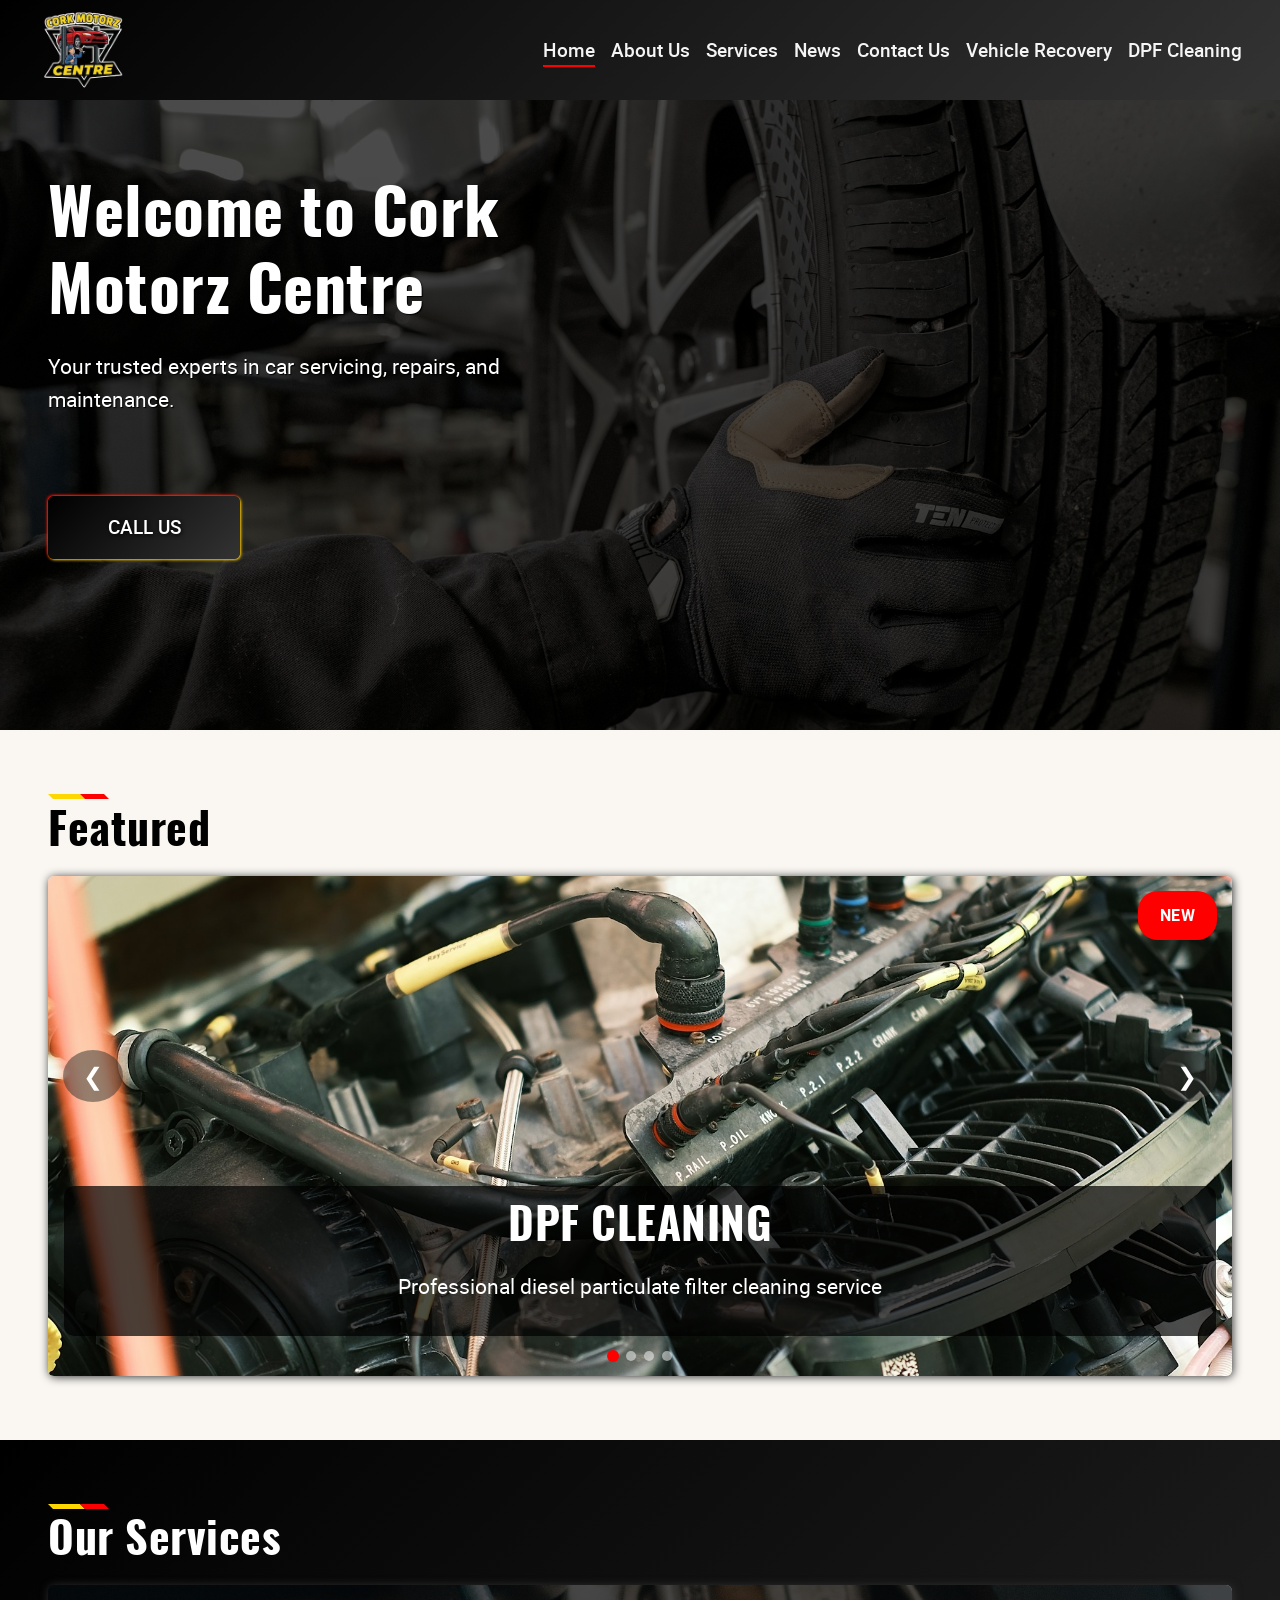
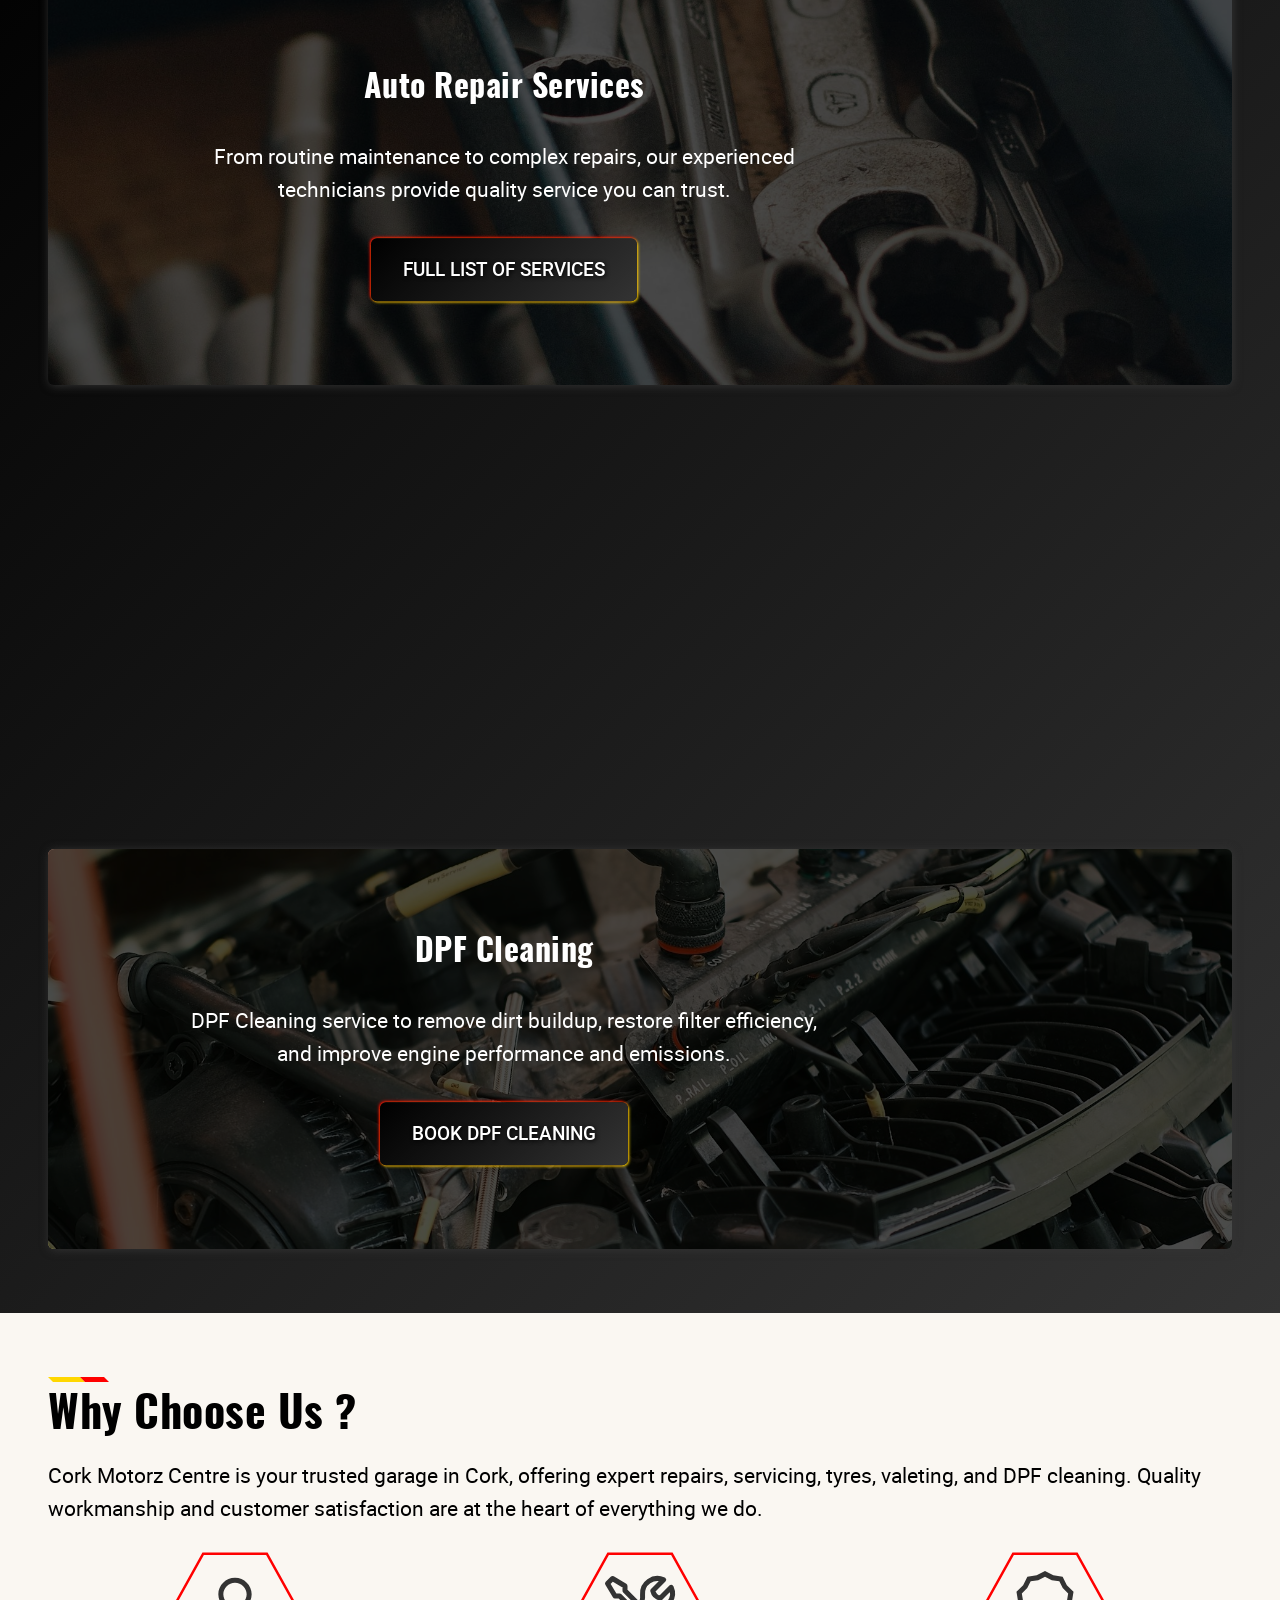
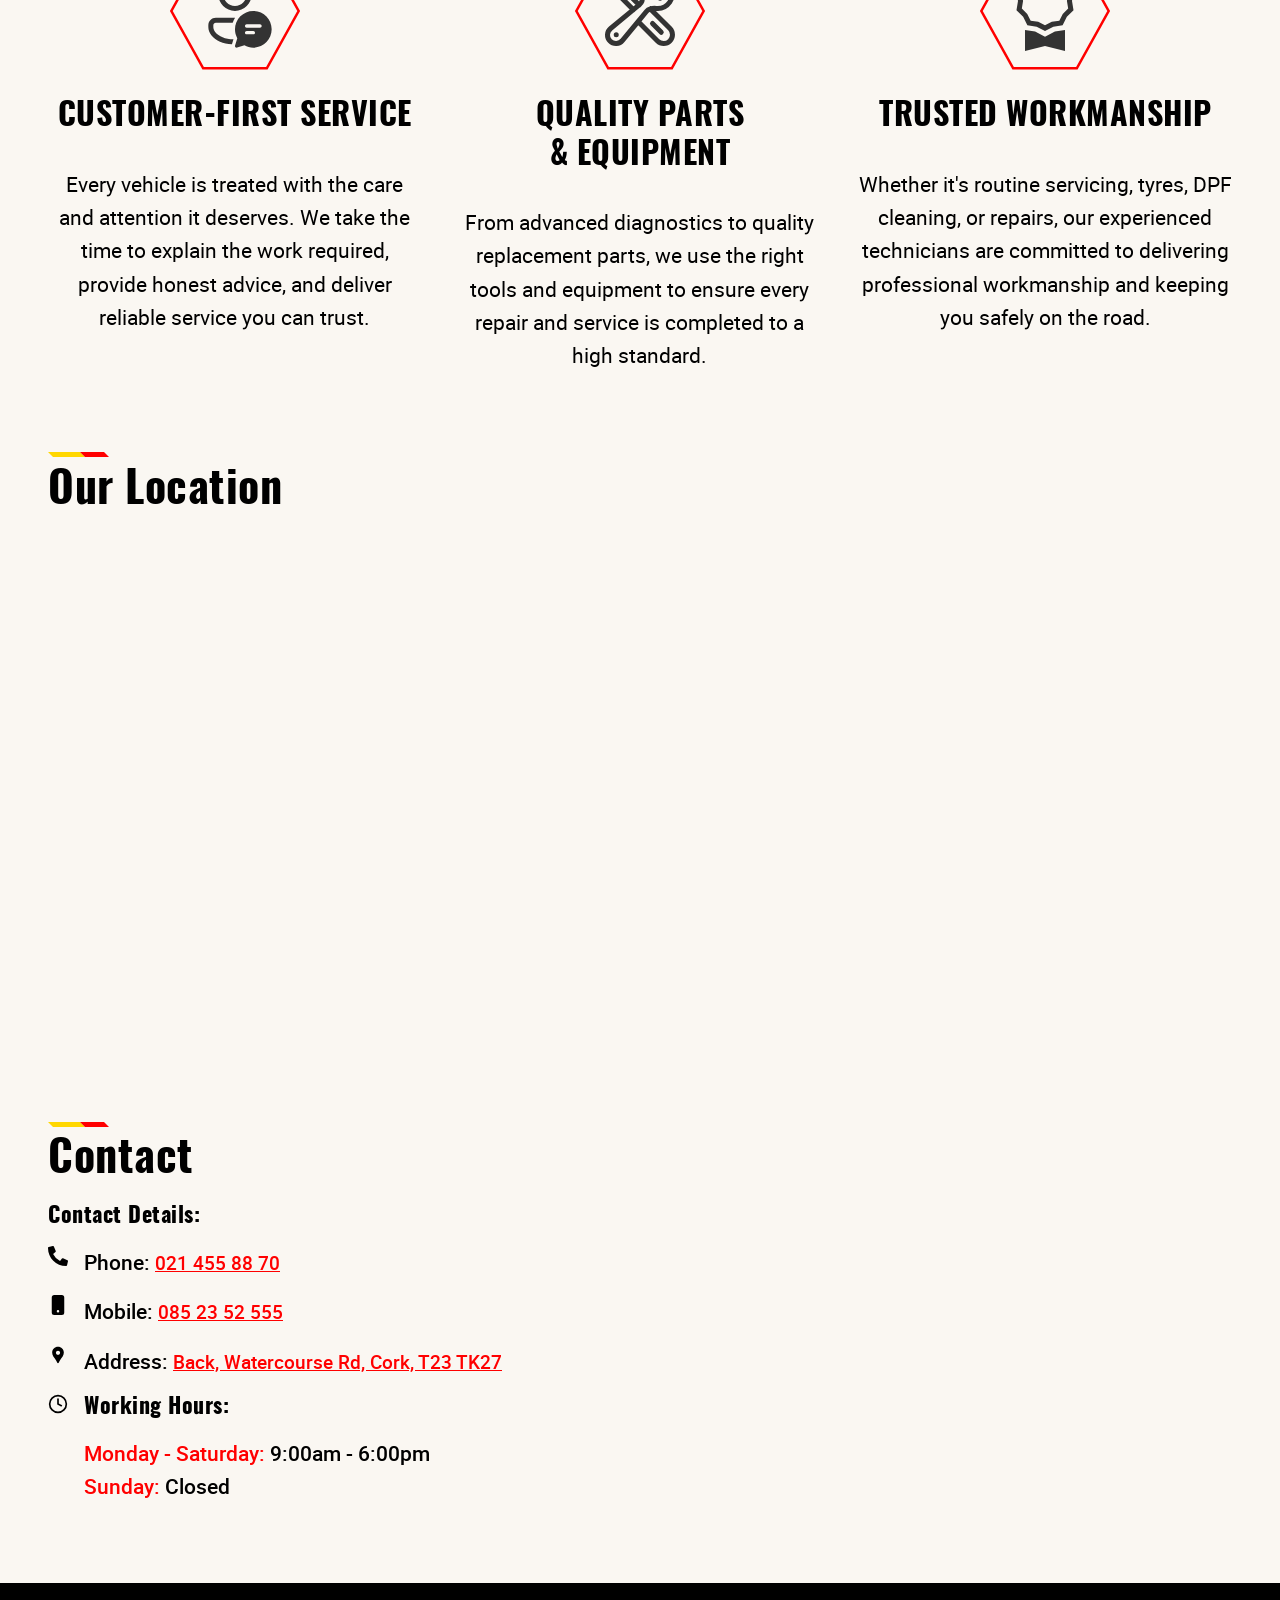
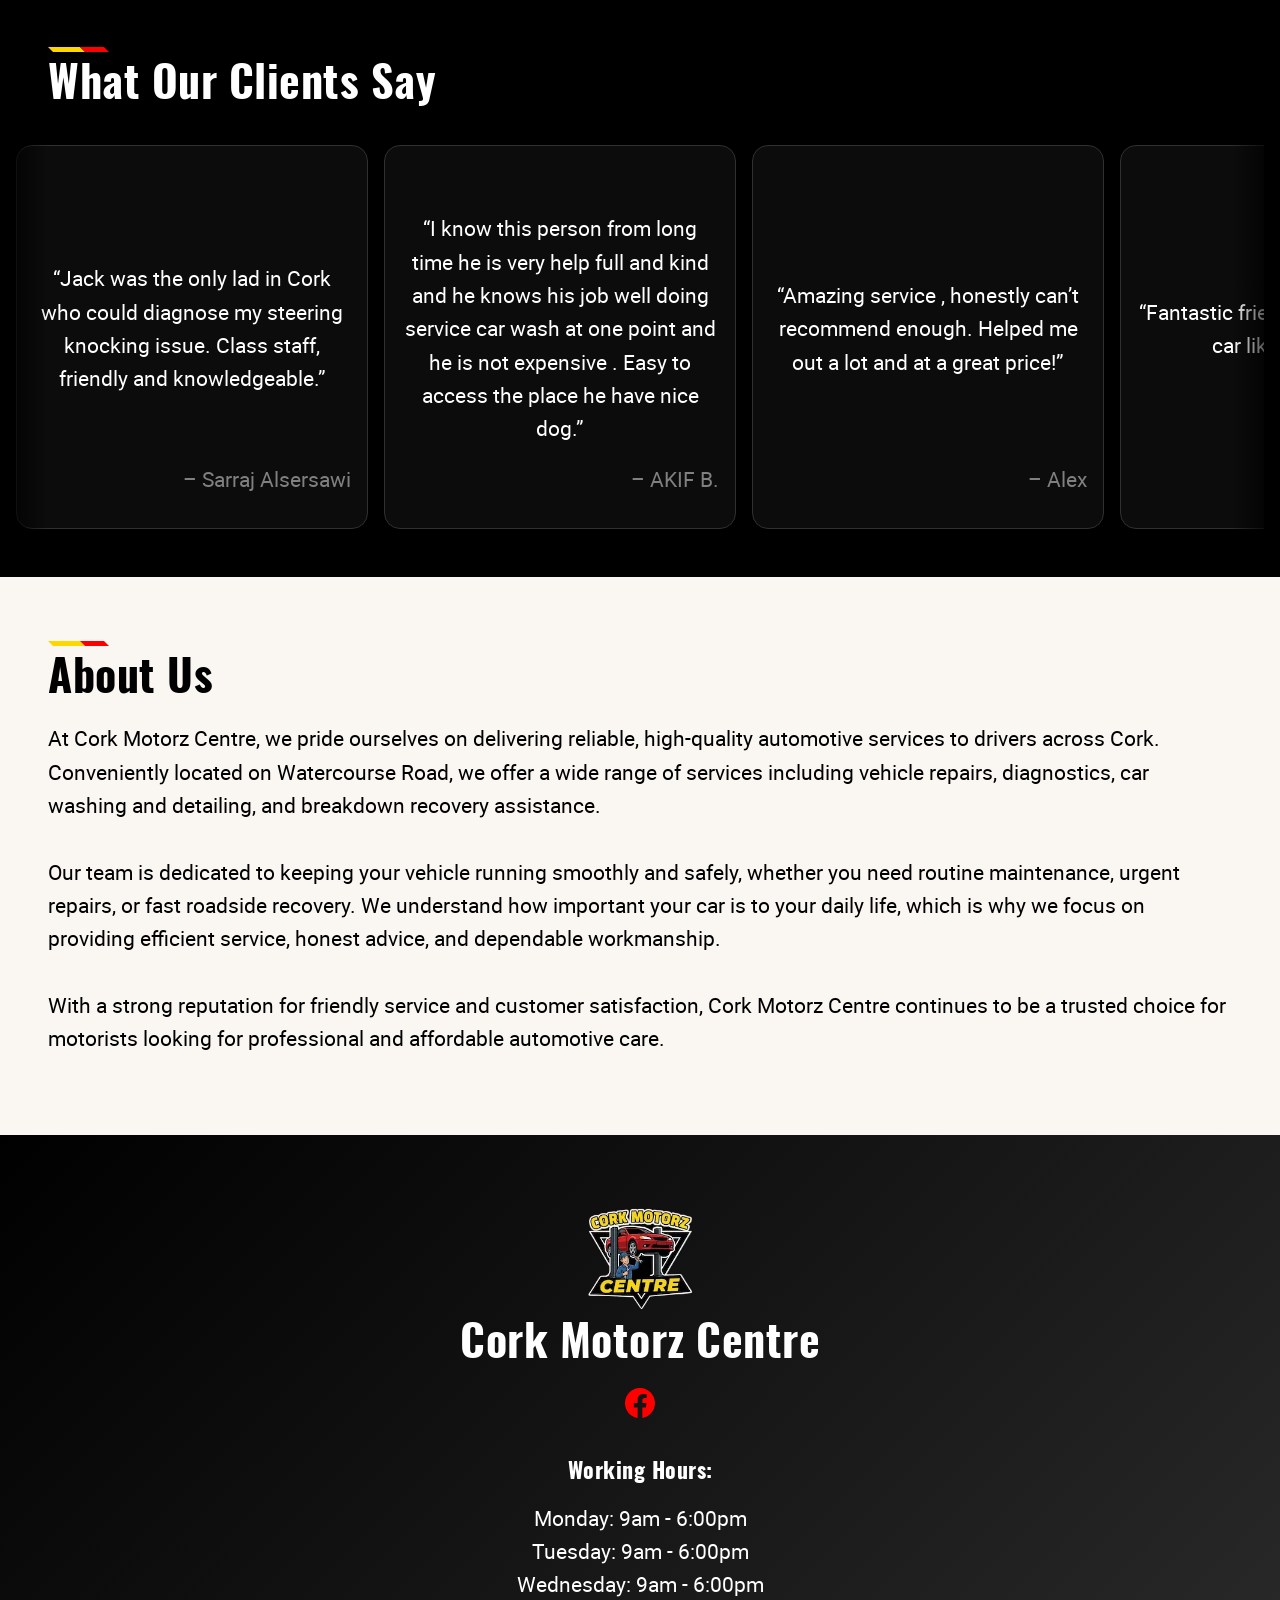
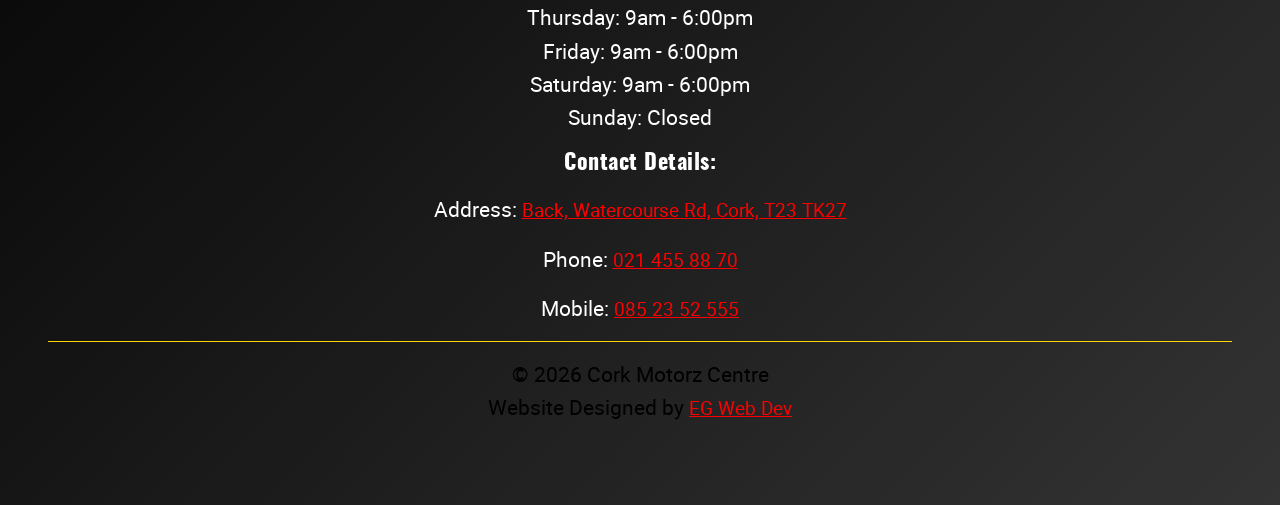
<file: index.html>
<!DOCTYPE html>
<html lang="en">
    <head>
        <meta charset="UTF-8">
        <meta name="viewport" content="width=device-width, initial-scale=1, viewport-fit=cover"/>
        <meta name="description" content="Car service, repairs, diagnostics, tyres & valeting in Cork. Cork Motorz Centre offers expert vehicle care, honest pricing & reliable workmanship for all makes and models.">


        <!-- Open Graph / Social Preview -->
        <meta property="og:title" content="Cork Motorz Centre | Home">
        <meta property="og:description" content="Car service, repairs, diagnostics, tyres & valeting in Cork. Cork Motorz Centre offers expert vehicle care, honest pricing & reliable workmanship for all makes and models.">
        <meta property="og:image" content="">
        <meta property="og:url" content="">
        <meta property="og:type" content="website">

        <link rel="icon" type="image/x-icon" href="/assets/logos/cork-motorz-centre-logo.ico">

        <title>Cork Motorz Centre | Home</title>
        
        <link rel="stylesheet" href="/styles/style.css">
        <script src="/scripts/nav.js" defer></script>
        <script src="/scripts/hero-carousel.js" defer></script>
        <script src="/scripts/fade-in.js" defer></script>
    </head>

    <body>
        <!--------------------------------------------------------------- HEADER/NAVIGATION -------------------------------------------------------------------------->
        <header class="site-nav">

            <div class="site-nav__container container">
                
                <a href="/index.html" class="site-nav__brand">
                    <img class="site-nav__logo" src="/assets/logos/cork-motorz-centre-logo.webp" alt="Example Logo">
                </a>

                <nav class="site-nav__links" id="primary-navigation" aria-label="Primary navigation">
                    <ul>
                        <li><a href="/index.html">Home</a></li>
                        <li><a href="/about.html">About Us</a></li>
                        <li><a href="/service/service.html">Services</a></li>
                        <li><a href="/news.html">News</a></li>
                        <li><a href="/contact.html">Contact Us</a></li>
                        <li><a href="/vehicle-recovery.html">Vehicle Recovery</a></li>
                        <li><a href="/dpf-cleaning.html">DPF Cleaning</a></li>
                    </ul>
                </nav>

                <button class="site-nav__toggle" aria-label="Toggle navigation" aria-controls="primary-navigation" aria-expanded="false"> 
                    <span></span>
                    <span></span>
                    <span></span>
                </button>

            </div>
            <div class="site-nav__overlay" aria-hidden="true"></div>
        
        </header>
        <main>
            <!--------------------------------------------------------------- HERO ------------------------------------------------------------------>
            <section class="hero-section section">
                <img src="assets/images/hero-bg-1.jpg" alt="Cork Motorz Centre Hero Background Image">
                <div class="hero-overlay"></div>
                <div class="hero-content container fade-in">
                    <h1>Welcome to Cork Motorz Centre</h1>
                    <p>Your trusted experts in car servicing, repairs, and maintenance.</p>
                    <a href="tel:0852352555" class="btn-primary">Call Us</a>
                </div>
            </section>

            <!----------------------------------------------------------------- HERO CAROUSEL ------------------------------------------------------->
            <section class="featured-carousel section fade-in">
                <div class="container">

                    <div class="section-decor">
                        <span class="section-decor-yellow"></span>
                        <span class="section-decor-red"></span>
                    </div>
                    <h2>Featured</h2>

                    <div class="carousel">

                        <button class="arrow prev">&#10094;</button>
                        <button class="arrow next">&#10095;</button>


                        <div class="slide active">
                            <div class="badge">NEW</div>
                            <img src="/assets/images/card-3.jpg" />
                            <a href="/dpf-cleaning.html" class="slide-link"></a>
                            <div class="overlay">
                                <h2>DPF CLEANING</h2>
                                <p>Professional diesel particulate filter cleaning service</p>
                            </div>
                        </div>

                        <div class="slide">
                            <img src="/assets/images/card-6.jpg" />
                            <a href="/service/car-wash.html" class="slide-link"></a>
                            <div class="overlay">
                                <h2>Car Valeting</h2>
                                <p>Professional interior and exterior car cleaning</p>
                            </div>
                        </div>

                        <div class="slide">
                            <img src="/assets/images/card-2.jpg" />
                            <a href="/vehicle-recovery.html" class="slide-link"></a>
                            <div class="overlay">
                                <h2>Recovery Service</h2>
                                <p>24/7 Reliable recovery service</p>
                            </div>
                        </div>

                        <div class="slide">
                            <img src="/assets/images/card-4.jpg" />
                            <a href="/service/tyres.html" class="slide-link"></a>
                            <div class="overlay">
                                <h2>Tyres</h2>
                                <p>Quality tyre fitting and replacement service</p>
                            </div>
                        </div>

                        <div class="dots"></div>
                    </div>
                </div>
            </section>
            
            <!------------------------------------------------------- SERVICE CARDS CAROUSEL -------------------------------------------------------->
            <section class="services section">
                <div class="container">
                    <div class="section-decor">
                        <span class="section-decor-yellow"></span>
                        <span class="section-decor-red"></span>
                    </div>
                    <h2>Our Services</h2>
                    <div class="service-cards-grid">
                        <div class="service-card fade-in">
                            <img src="/assets/images/card-1.jpg" alt="auto repairs">
                            <div class="service-overlay"></div>
                            <div class="service-card-content">
                                <h3>Auto Repair Services</h3>
                                <p>From routine maintenance to complex repairs, our experienced technicians provide quality service you can trust.</p>
                                <a class="btn-primary" href="service.html">Full List Of Services</a>
                            </div>
                        </div>
                        <div class="service-card fade-in">
                            <img src="/assets/images/card-2.jpg" alt="auto repairs">
                            <div class="service-overlay"></div>
                            <div class="service-card-content">
                                <h3>Recovery Service</h3>
                                <p>24/7 recovery services for breakdowns, accidents, and non-starting vehicles, delivered quickly and safely.</p>
                                <a class="btn-primary" href="/vehicle-recovery.html">Hire Recovery Truck</a>
                            </div>
                        </div>
                        <div class="service-card fade-in">
                            <img src="/assets/images/card-3.jpg" alt="auto repairs">
                            <div class="service-overlay"></div>
                            <div class="service-card-content">
                                <h3>DPF Cleaning</h3>
                                <p>DPF Cleaning service to remove dirt buildup, restore filter efficiency, and improve engine performance and emissions.</p>
                                <a class="btn-primary" href="/dpf-cleaning.html">Book DPF Cleaning</a>
                            </div>
                        </div>
                    </div>
                </div> 
            </section>

            <!------------------------------------------------------------ WHY CHOOSE US ------------------------------------------------------------------>
            <section class="featured-section section fade-in">
                <div class="container">
                    <div class="section-decor">
                        <span class="section-decor-yellow"></span>
                        <span class="section-decor-red"></span>
                    </div>
                    <h2>Why Choose Us ?</h2>
                    <p>Cork Motorz Centre is your trusted garage in Cork, offering expert repairs, servicing, tyres, valeting, and DPF cleaning. Quality workmanship and customer satisfaction are at the heart of everything we do.</p>
                    <div class="featured-content">
                        <div class="featured-card">
                            <div class="icon-frame">
                                <svg class="hex" viewBox="-5 -5 110 110">
                                <polygon
                                    points="25,5 75,5 100,50 75,95 25,95 0,50"
                                />
                                </svg>
                                <svg class="featured-icon" viewBox="0 0 24 24" fill="none" xmlns="http://www.w3.org/2000/svg"><path d="M11.3108 15.4983C11.4832 14.9647 11.7227 14.4613 12.0193 13.9979H6.24934C5.00706 13.9979 4 15.005 4 16.2473V16.8251C4 17.7181 4.31858 18.5818 4.89846 19.2609C6.31074 20.9147 8.38929 21.8134 11.0903 21.9745L11.5412 20.4934C9.03931 20.4139 7.22212 19.6716 6.03939 18.2866C5.69146 17.8791 5.50031 17.3609 5.50031 16.8251V16.2473C5.50031 15.8336 5.83566 15.4983 6.24934 15.4983H11.3108ZM11.9981 2C14.7601 2 16.9991 4.23907 16.9991 7.0011C16.9991 9.76314 14.7601 12.0022 11.9981 12.0022C9.23611 12.0022 6.99707 9.76314 6.99707 7.0011C6.99707 4.23907 9.23611 2 11.9981 2ZM11.9981 3.50033C10.0647 3.50033 8.49738 5.06768 8.49738 7.0011C8.49738 8.93453 10.0647 10.5019 11.9981 10.5019C13.9315 10.5019 15.4988 8.93453 15.4988 7.0011C15.4988 5.06768 13.9315 3.50033 11.9981 3.50033ZM23 17.4988C23 20.537 20.5371 23 17.4989 23C16.5312 23 15.6219 22.7502 14.832 22.3115L12.6449 22.977C12.2621 23.0935 11.9043 22.7357 12.0209 22.3529L12.6866 20.1664C12.2477 19.3763 11.9977 18.4667 11.9977 17.4988C11.9977 14.4605 14.4607 11.9976 17.4989 11.9976C20.5371 11.9976 23 14.4605 23 17.4988ZM15.4985 15.9985C15.2223 15.9985 14.9984 16.2224 14.9984 16.4986C14.9984 16.7748 15.2223 16.9987 15.4985 16.9987H19.4993C19.7755 16.9987 19.9994 16.7748 19.9994 16.4986C19.9994 16.2224 19.7755 15.9985 19.4993 15.9985H15.4985ZM14.9984 18.499C14.9984 18.7752 15.2223 18.9991 15.4985 18.9991H17.4989C17.7751 18.9991 17.999 18.7752 17.999 18.499C17.999 18.2228 17.7751 17.9989 17.4989 17.9989H15.4985C15.2223 17.9989 14.9984 18.2228 14.9984 18.499Z" fill="currentColor"/></svg>
                            </div>
                            <h3>CUSTOMER-FIRST SERVICE</h3>
                            <p>Every vehicle is treated with the care and attention it deserves. We take the time to explain the work required, provide honest advice, and deliver reliable service you can trust.</p>
                        </div>
                        <div class="featured-card">
                            <div class="icon-frame">
                                <svg class="hex" viewBox="-5 -5 110 110">
                                <polygon
                                    points="25,5 75,5 100,50 75,95 25,95 0,50"
                                />
                                </svg>
                                <svg class="featured-icon" xmlns="http://www.w3.org/2000/svg" fill="none" viewBox="0 0 24 24" stroke-width="1.5" stroke="currentColor" aria-hidden="true" data-slot="icon"><path stroke-linecap="round" stroke-linejoin="round" d="M11.42 15.17 17.25 21A2.652 2.652 0 0 0 21 17.25l-5.877-5.877M11.42 15.17l2.496-3.03c.317-.384.74-.626 1.208-.766M11.42 15.17l-4.655 5.653a2.548 2.548 0 1 1-3.586-3.586l6.837-5.63m5.108-.233c.55-.164 1.163-.188 1.743-.14a4.5 4.5 0 0 0 4.486-6.336l-3.276 3.277a3.004 3.004 0 0 1-2.25-2.25l3.276-3.276a4.5 4.5 0 0 0-6.336 4.486c.091 1.076-.071 2.264-.904 2.95l-.102.085m-1.745 1.437L5.909 7.5H4.5L2.25 3.75l1.5-1.5L7.5 4.5v1.409l4.26 4.26m-1.745 1.437 1.745-1.437m6.615 8.206L15.75 15.75M4.867 19.125h.008v.008h-.008v-.008Z"/></svg>
                            </div>
                            <h3>QUALITY PARTS & EQUIPMENT</h3>
                            <p>From advanced diagnostics to quality replacement parts, we use the right tools and equipment to ensure every repair and service is completed to a high standard.</p>
                        </div>
                        <div class="featured-card">
                            <div class="icon-frame">
                                <svg class="hex" viewBox="-5 -5 110 110">
                                <polygon
                                    points="25,5 75,5 100,50 75,95 25,95 0,50"
                                />
                                </svg>
                                <svg class="featured-icon" xmlns="http://www.w3.org/2000/svg" fill="currentColor" class="bi bi-award" viewBox="0 0 16 16"><path d="M9.669.864 8 0 6.331.864l-1.858.282-.842 1.68-1.337 1.32L2.6 6l-.306 1.854 1.337 1.32.842 1.68 1.858.282L8 12l1.669-.864 1.858-.282.842-1.68 1.337-1.32L13.4 6l.306-1.854-1.337-1.32-.842-1.68zm1.196 1.193.684 1.365 1.086 1.072L12.387 6l.248 1.506-1.086 1.072-.684 1.365-1.51.229L8 10.874l-1.355-.702-1.51-.229-.684-1.365-1.086-1.072L3.614 6l-.25-1.506 1.087-1.072.684-1.365 1.51-.229L8 1.126l1.356.702z"/><path d="M4 11.794V16l4-1 4 1v-4.206l-2.018.306L8 13.126 6.018 12.1z"/></svg>
                            </div>
                            <h3>TRUSTED WORKMANSHIP</h3>
                            <p>Whether it's routine servicing, tyres, DPF cleaning, or repairs, our experienced technicians are committed to delivering professional workmanship and keeping you safely on the road.</p>
                        </div>
                    </div>
                </div>
            </section>

            <!-------------------------------------------------------------- LOACATION -------------------------------------------------------------------------->
            <section class="location-section fade-in">
                <div class="container">
                    <div class="section-decor">
                        <span class="section-decor-yellow"></span>
                        <span class="section-decor-red"></span>
                    </div>
                    <h2>Our Location</h2>
                </div>
                <iframe src="https://www.google.com/maps/embed?pb=!1m18!1m12!1m3!1d2461.504170549654!2d-8.475769758650019!3d51.906512074745734!2m3!1f0!2f0!3f0!3m2!1i1024!2i768!4f13.1!3m3!1m2!1s0x4844900d5f4e4395%3A0x6f6c31e3af13a7ef!2sCork%20Motorz%20Centre%20.SMS%20Recovery!5e0!3m2!1sen!2sie!4v1775557026198!5m2!1sen!2sie" style="border:0;" allowfullscreen="" loading="lazy" referrerpolicy="no-referrer-when-downgrade"></iframe>
            </section>

            <!-------------------------------------------------------------- CONTACT ---------------------------------------------------------------------------->
            <section id="contact" class="contact-section section fade-in">
                <div class="container">
                    <div class="section-decor">
                        <span class="section-decor-yellow"></span>
                        <span class="section-decor-red"></span>
                    </div>
                    <h2>Contact</h2>
                    <div class="contact-details">
                        <h4>Contact Details:</h4>
                        <div class="contact-item">
                            <svg xmlns="http://www.w3.org/2000/svg" viewBox="0 0 512 512" fill="currentColor"><path d="M497.39 361.8l-112-48a24 24 0 0 0-28 6.9l-49.6 60.6A370.66 370.66 0 0 1 130.6 204.11l60.6-49.6a23.94 23.94 0 0 0 6.9-28l-48-112A24.16 24.16 0 0 0 122.6.61l-104 24A24 24 0 0 0 0 48c0 256.5 207.9 464 464 464a24 24 0 0 0 23.4-18.6l24-104a24.29 24.29 0 0 0-14.01-27.6z"/></svg>
                            <p>Phone: <a href="tel:0214558870">021 455 88 70</a></p>
                        </div>
                        <div class="contact-item">
                            <svg xmlns="http://www.w3.org/2000/svg" fill="currentColor" class="bi bi-phone-fill" viewBox="0 0 16 16"><path d="M3 2a2 2 0 0 1 2-2h6a2 2 0 0 1 2 2v12a2 2 0 0 1-2 2H5a2 2 0 0 1-2-2zm6 11a1 1 0 1 0-2 0 1 1 0 0 0 2 0"/></svg>
                            <p>Mobile: <a href="tel:0852352555">085 23 52 555</a></p>
                        </div>
                        <div class="contact-item">
                            <svg xmlns="http://www.w3.org/2000/svg" enable-background="new 0 0 24 24" viewBox="0 0 24 24" fill="currentColor"><rect fill="none" height="24" width="24"/><path d="M12,2L12,2C8.13,2,5,5.13,5,9c0,1.74,0.5,3.37,1.41,4.84c0.95,1.54,2.2,2.86,3.16,4.4c0.47,0.75,0.81,1.45,1.17,2.26 C11,21.05,11.21,22,12,22h0c0.79,0,1-0.95,1.25-1.5c0.37-0.81,0.7-1.51,1.17-2.26c0.96-1.53,2.21-2.85,3.16-4.4 C18.5,12.37,19,10.74,19,9C19,5.13,15.87,2,12,2z M12,11.75c-1.38,0-2.5-1.12-2.5-2.5s1.12-2.5,2.5-2.5s2.5,1.12,2.5,2.5 S13.38,11.75,12,11.75z"/></svg>
                            <p>Address: <a href="https://maps.app.goo.gl/SgTDD4QANHRx9vL56">Back, Watercourse Rd, Cork, T23 TK27</a></p>
                        </div>
                        <div class="contact-item">
                            <svg xmlns="http://www.w3.org/2000/svg" viewBox="0 0 24 24" fill="none" stroke="currentColor" stroke-width="2" stroke-linecap="round" stroke-linejoin="round"><circle cx="12" cy="12" r="10"/><polyline points="12 6 12 12 16 14"/></svg>
                            <div>
                                <h4>Working Hours:</h4>
                                <p>
                                    <span>Monday - Saturday:</span> 9:00am - 6:00pm <br>
                                    <span>Sunday:</span> Closed
                                </p>
                            </div>
                        </div>
                    </div>
                </div>
            </section>

            <!-------------------------------------------------------------- TESTIMONIALS ---------------------------------------------------------------------------->
            <section class="testimonial-section section fade-in">
                <div class="container">
                    <div class="section-decor">
                        <span class="section-decor-yellow"></span>
                        <span class="section-decor-red"></span>
                    </div>
                    <h2>What Our Clients Say</h2>
                </div>
                    <div class="testimonials-section">
                        <div class="testimonial-overlay-left"></div>
                        <div class="testimonial-overlay-right"></div>
                        <div class="testimonials-wrapper">
                            <div class="testimonials-inner-row">
                                <div class="testimonials-card">
                                    <p>“Jack was the only lad in Cork who could diagnose my steering knocking issue. Class staff, friendly and knowledgeable.”</p>
                                    <p class="special-p">– Sarraj Alsersawi</p>
                                </div>
                                <div class="testimonials-card">
                                    <p>“I know this person from long time he is very help full and kind and he knows his job well doing service car wash at one point and he is not expensive . Easy to access the place he have nice dog.”</p>
                                    <p class="special-p">– AKIF B.</p>
                                </div>
                                <div class="testimonials-card">
                                    <p>“Amazing service , honestly can’t recommend enough. Helped me out a lot and at a great price!”</p>
                                    <p class="special-p">– Alex</p>
                                </div>
                                <div class="testimonials-card">
                                    <p>“Fantastic friendly service and the car like new after.”</p>
                                    <p class="special-p">– Mark Kelleher</p>
                                </div>
                                <div class="testimonials-card">
                                    <p>“Guys did a great job on valeting and washing my car. Very happy with the customer service and end result.”</p>
                                    <p class="special-p">– Aidan K.</p>
                                </div>
                                <div class="testimonials-card">
                                    <p>“Fantastic car recovery service. Thank you!”</p>
                                    <p class="special-p">– J. C. S.</p>
                                </div>
                                <div class="testimonials-card">
                                    <p>“Very friendly staff and great service”</p>
                                    <p class="special-p">– Youssouf Brahim</p>
                                </div>
                            </div>
                        </div>
                    </div>
            </section>

            <!-------------------------------------------------------------- ABOUT ---------------------------------------------------------------------------->
            <section class="about-section section fade-in">
                <div class="container">
                    <div class="section-decor">
                        <span class="section-decor-yellow"></span>
                        <span class="section-decor-red"></span>
                    </div>
                    <h2>About Us</h2>
                    <div class="about-us-content">
                        <p>
                            At Cork Motorz Centre, we pride ourselves on delivering reliable, high-quality automotive services to drivers across Cork. Conveniently located on Watercourse Road, we offer a wide range of services including vehicle repairs, diagnostics, car washing and detailing, and breakdown recovery assistance.
                            <br><br>
                            Our team is dedicated to keeping your vehicle running smoothly and safely, whether you need routine maintenance, urgent repairs, or fast roadside recovery. We understand how important your car is to your daily life, which is why we focus on providing efficient service, honest advice, and dependable workmanship.
                            <br><br>
                            With a strong reputation for friendly service and customer satisfaction, Cork Motorz Centre continues to be a trusted choice for motorists looking for professional and affordable automotive care.
                        </p>
                    </div>
                </div>
            </section>

            <!-------------------------------------------------------------- FOOTER ---------------------------------------------------------------------------->

            <footer class="footer section fade-in">
                <div class="container">
                   <div>
                        <img src="/assets/logos/cork-motorz-centre-logo.webp" alt="Cork Motorz Centre Logo">
                        <h2>Cork Motorz Centre</h2>
                        <div class="footer-socials">
                            <a href="https://www.facebook.com/p/Cork-Motorz-Centre-100063648090847/">
                                <svg xmlns="http://www.w3.org/2000/svg" fill="currentColor" class="bi bi-facebook" viewBox="0 0 16 16"><path d="M16 8.049c0-4.446-3.582-8.05-8-8.05C3.58 0-.002 3.603-.002 8.05c0 4.017 2.926 7.347 6.75 7.951v-5.625h-2.03V8.05H6.75V6.275c0-2.017 1.195-3.131 3.022-3.131.876 0 1.791.157 1.791.157v1.98h-1.009c-.993 0-1.303.621-1.303 1.258v1.51h2.218l-.354 2.326H9.25V16c3.824-.604 6.75-3.934 6.75-7.951"/></svg>
                            </a>
                        </div>
                    </div>
                    <div>
                        <h4>Working Hours:</h4>
                        <p>
                            <span>Monday:</span> 9am - 6:00pm <br>
                            <span>Tuesday:</span> 9am - 6:00pm <br>
                            <span>Wednesday:</span> 9am - 6:00pm <br>
                            <span>Thursday:</span> 9am - 6:00pm <br>
                            <span>Friday:</span> 9am - 6:00pm <br>
                            <span>Saturday:</span> 9am - 6:00pm <br>
                            <span>Sunday:</span> Closed
                        </p>
                    </div>
                    <div>
                        <h4>Contact Details:</h4>
                        <p>Address: <a href="https://maps.app.goo.gl/SgTDD4QANHRx9vL56">Back, Watercourse Rd, Cork, T23 TK27</a></p>
                        <p>Phone: <a href="tel:0214558870">021 455 88 70</a></p>
                        <p>Mobile: <a href="tel:0852352555">085 23 52 555</a></p>
                    </div>
                    <div class="footer-line"></div>
                    <div class="footer-ps"><p> © 2026 Cork Motorz Centre <br>Website Designed by <a href="https://eg-webdev.com/">EG Web Dev</a></p></div>
                </div>
            </footer>
        </main>
    </body>
</html>
</file>
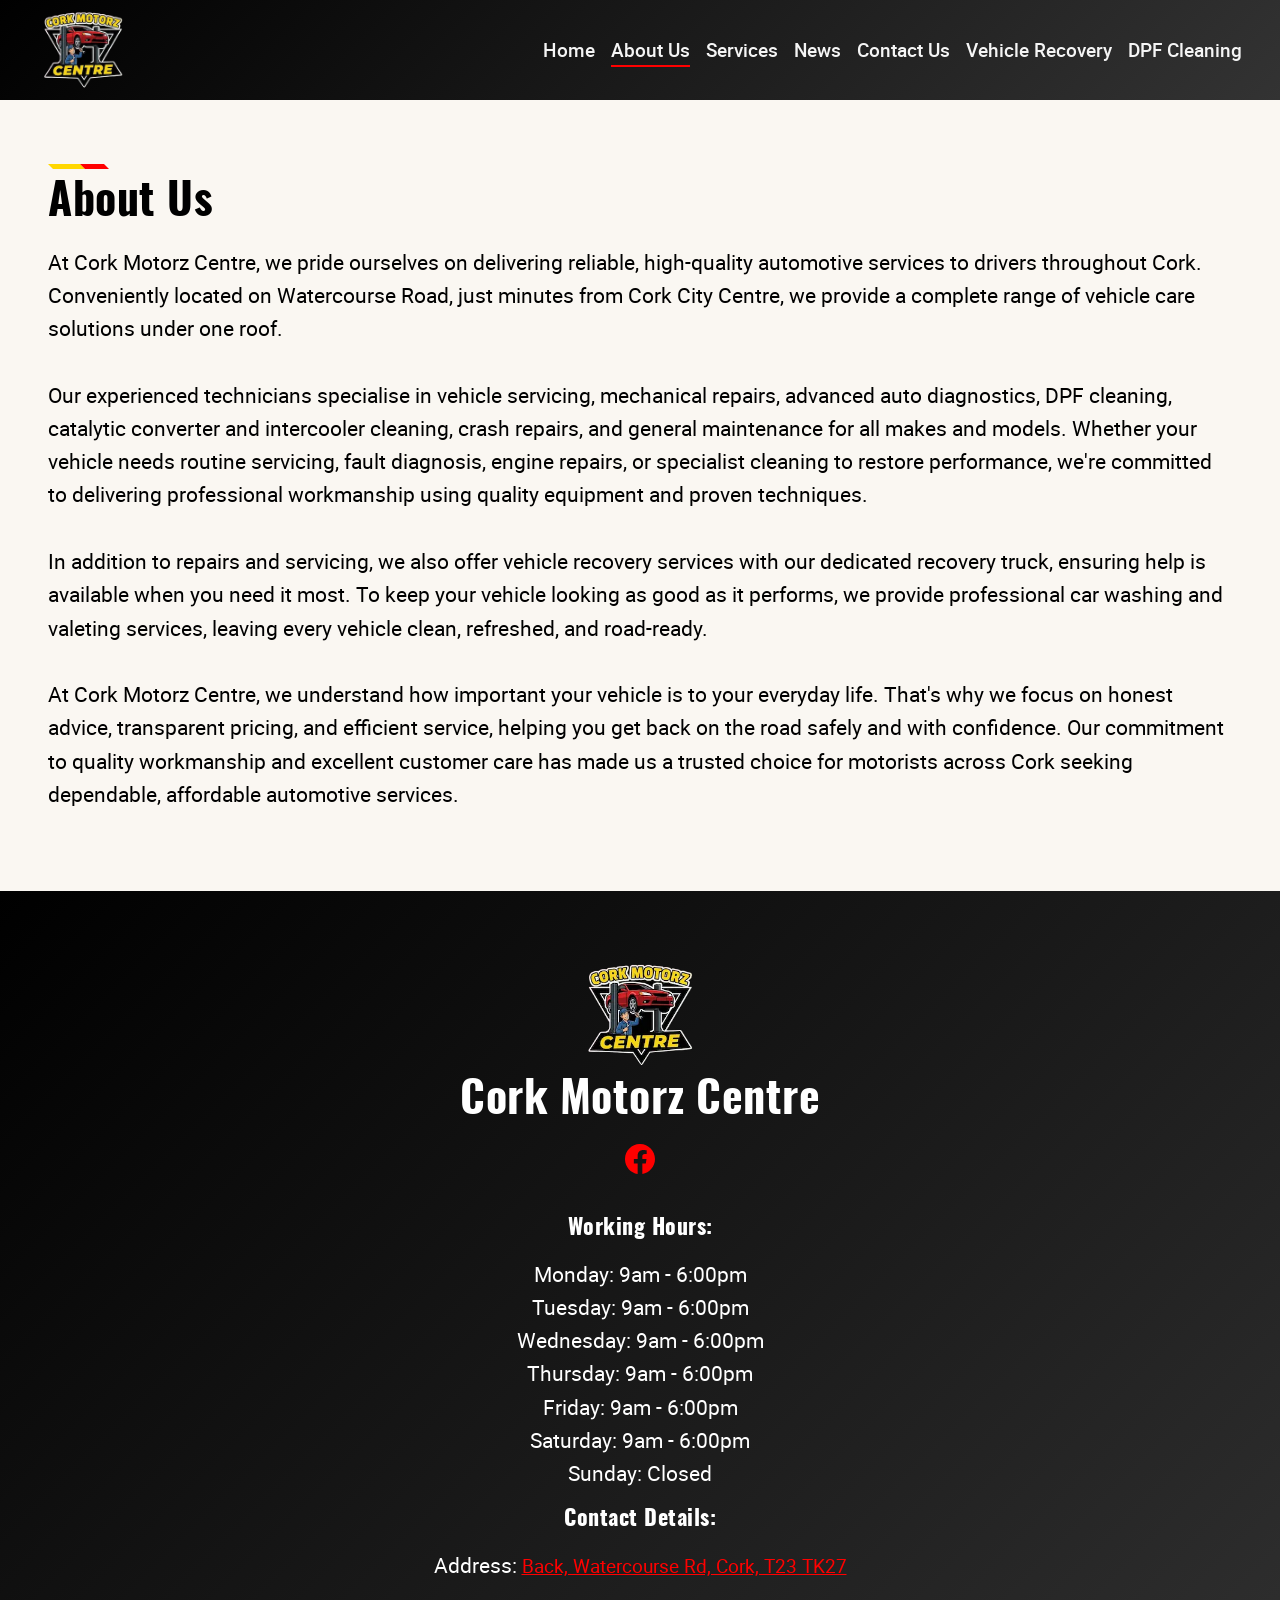
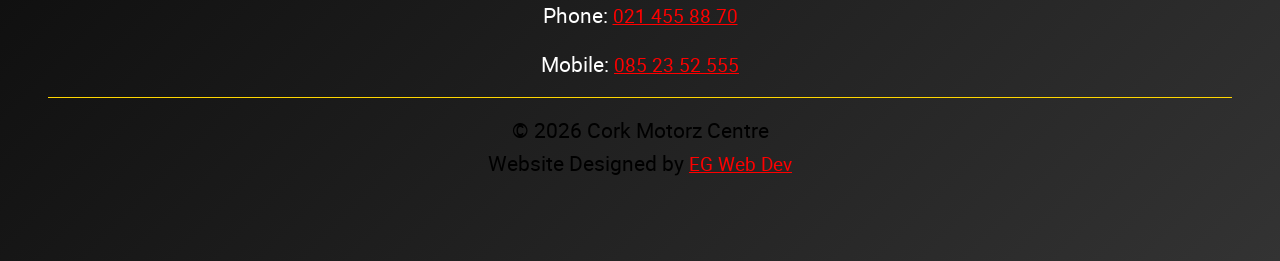
<file: about.html>
<!DOCTYPE html>
<html lang="en">
    <head>
        <meta charset="UTF-8">
        <meta name="viewport" content="width=device-width, initial-scale=1, viewport-fit=cover"/>

        <meta name="description" content="Learn more about Cork Motorz Centre, a trusted local garage in Cork providing expert car servicing, repairs, diagnostics, and vehicle maintenance.">


        <!-- Open Graph / Social Preview -->
        <meta property="og:title" content="Cork Motorz Centre | About Us">
        <meta property="og:description" content="Learn more about Cork Motorz Centre, a trusted local garage in Cork providing expert car servicing, repairs, diagnostics, and vehicle maintenance.">
        <meta property="og:image" content="">
        <meta property="og:url" content="">
        <meta property="og:type" content="website">

        <link rel="icon" type="image/x-icon" href="/assets/logos/cork-motorz-centre-logo.ico">

        <title>Cork Motorz Centre | About Us</title>
        
        <link rel="stylesheet" href="/styles/style.css">
        <script src="/scripts/nav.js" defer></script>
        <script src="/scripts/fade-in.js" defer></script>
        
    </head>

    <body>
        <!--------------------------------------------------------------- HEADER/NAVIGATION -------------------------------------------------------------------------->
        <header class="site-nav">

            <div class="site-nav__container container">
                
                <a href="/index.html" class="site-nav__brand">
                    <img class="site-nav__logo" src="assets/logos/cork-motorz-centre-logo.webp" alt="Example Logo">
                </a>

                <nav class="site-nav__links" id="primary-navigation" aria-label="Primary navigation">
                    <ul>
                        <li><a href="/index.html">Home</a></li>
                        <li><a href="/about.html">About Us</a></li>
                        <li><a href="/service/service.html">Services</a></li>
                        <li><a href="/news.html">News</a></li>
                        <li><a href="/contact.html">Contact Us</a></li>
                        <li><a href="/vehicle-recovery.html">Vehicle Recovery</a></li>
                        <li><a href="/dpf-cleaning.html">DPF Cleaning</a></li>
                    </ul>
                </nav>

                <button class="site-nav__toggle" aria-label="Toggle navigation" aria-controls="primary-navigation" aria-expanded="false"> 
                    <span></span>
                    <span></span>
                    <span></span>
                </button>

            </div>
            <div class="site-nav__overlay" aria-hidden="true"></div>
        
        </header>

        <main>
            <section class="about-section section fade-in">
                <div class="container">
                    <div class="section-decor">
                        <span class="section-decor-yellow"></span>
                        <span class="section-decor-red"></span>
                    </div>
                    <h2>About Us</h2>
                    <div class="about-us-content">
                        <p>
                            At Cork Motorz Centre, we pride ourselves on delivering reliable, high-quality automotive services to drivers throughout Cork. Conveniently located on Watercourse Road, just minutes from Cork City Centre, we provide a complete range of vehicle care solutions under one roof.
                            <br><br>
                            Our experienced technicians specialise in vehicle servicing, mechanical repairs, advanced auto diagnostics, DPF cleaning, catalytic converter and intercooler cleaning, crash repairs, and general maintenance for all makes and models. Whether your vehicle needs routine servicing, fault diagnosis, engine repairs, or specialist cleaning to restore performance, we're committed to delivering professional workmanship using quality equipment and proven techniques.
                            <br><br>
                            In addition to repairs and servicing, we also offer vehicle recovery services with our dedicated recovery truck, ensuring help is available when you need it most. To keep your vehicle looking as good as it performs, we provide professional car washing and valeting services, leaving every vehicle clean, refreshed, and road-ready.
                            <br><br>
                            At Cork Motorz Centre, we understand how important your vehicle is to your everyday life. That's why we focus on honest advice, transparent pricing, and efficient service, helping you get back on the road safely and with confidence. Our commitment to quality workmanship and excellent customer care has made us a trusted choice for motorists across Cork seeking dependable, affordable automotive services.
                        </p>
                    </div>
                </div>
            </section>
        </main>

        <!-------------------------------------------------------------- FOOTER ---------------------------------------------------------------------------->
        <footer class="footer section fade-in">
            <div class="container">
                <div>
                    <img src="/assets/logos/cork-motorz-centre-logo.webp" alt="Cork Motorz Centre Logo">
                    <h2>Cork Motorz Centre</h2>
                    <div class="footer-socials">
                        <a href="https://www.facebook.com/p/Cork-Motorz-Centre-100063648090847/">
                            <svg xmlns="http://www.w3.org/2000/svg" fill="currentColor" class="bi bi-facebook" viewBox="0 0 16 16"><path d="M16 8.049c0-4.446-3.582-8.05-8-8.05C3.58 0-.002 3.603-.002 8.05c0 4.017 2.926 7.347 6.75 7.951v-5.625h-2.03V8.05H6.75V6.275c0-2.017 1.195-3.131 3.022-3.131.876 0 1.791.157 1.791.157v1.98h-1.009c-.993 0-1.303.621-1.303 1.258v1.51h2.218l-.354 2.326H9.25V16c3.824-.604 6.75-3.934 6.75-7.951"/></svg>
                        </a>
                    </div>
                </div>
                <div>
                    <h4>Working Hours:</h4>
                    <p>
                        <span>Monday:</span> 9am - 6:00pm <br>
                        <span>Tuesday:</span> 9am - 6:00pm <br>
                        <span>Wednesday:</span> 9am - 6:00pm <br>
                        <span>Thursday:</span> 9am - 6:00pm <br>
                        <span>Friday:</span> 9am - 6:00pm <br>
                        <span>Saturday:</span> 9am - 6:00pm <br>
                        <span>Sunday:</span> Closed
                    </p>
                </div>
                <div>
                    <h4>Contact Details:</h4>
                    <p>Address: <a href="https://maps.app.goo.gl/SgTDD4QANHRx9vL56">Back, Watercourse Rd, Cork, T23 TK27</a></p>
                    <p>Phone: <a href="tel:0214558870">021 455 88 70</a></p>
                    <p>Mobile: <a href="tel:0852352555">085 23 52 555</a></p>
                </div>
                <div class="footer-line"></div>
                <div class="footer-ps"><p> © 2026 Cork Motorz Centre <br>Website Designed by <a href="https://eg-webdev.com/">EG Web Dev</a></p></div>
            </div>
        </footer>
    </body>
</html>
</file>
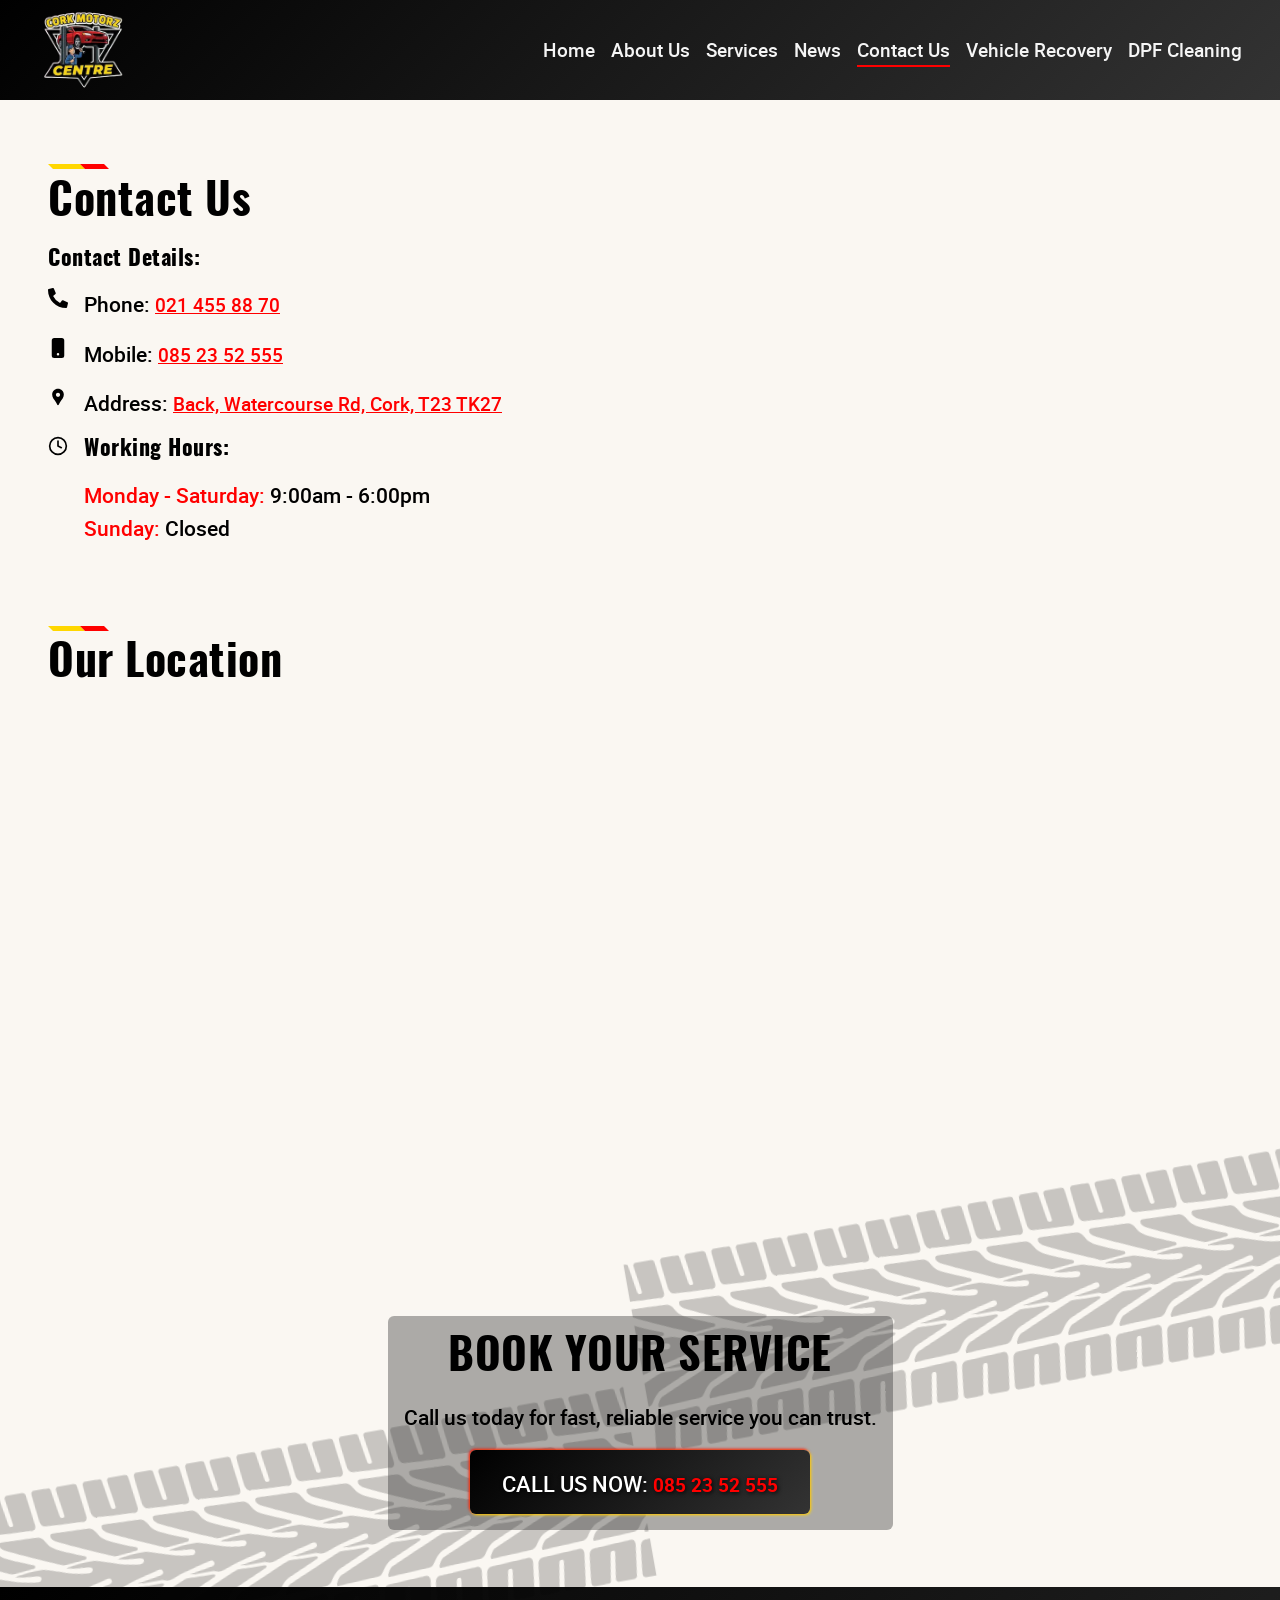
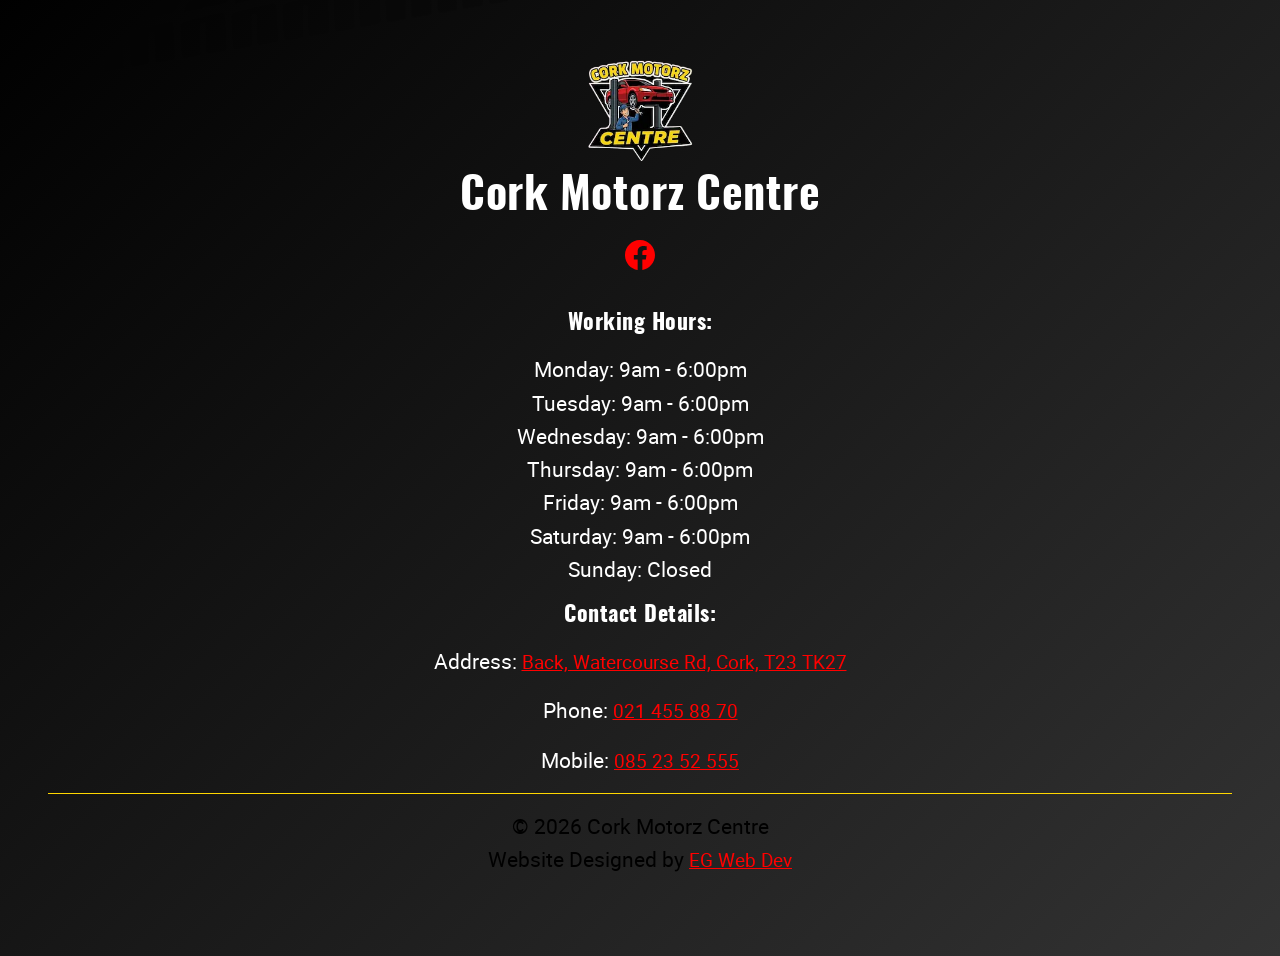
<file: contact.html>
<!DOCTYPE html>
<html lang="en">
    <head>
        <meta charset="UTF-8">
        <meta name="viewport" content="width=device-width, initial-scale=1, viewport-fit=cover"/>
        <meta name="description" content="Contact Cork Motorz Centre in Cork for car servicing, repairs, diagnostics, tyres, and NCT prep. Get in touch today to book your vehicle service or repair.">


        <!-- Open Graph / Social Preview -->
        <meta property="og:title" content="Cork Motorz Centre | Contact Us">
        <meta property="og:description" content="Contact Cork Motorz Centre in Cork for car servicing, repairs, diagnostics, tyres, and NCT prep. Get in touch today to book your vehicle service or repair.">
        <meta property="og:image" content="">
        <meta property="og:url" content="">
        <meta property="og:type" content="website">

        <link rel="icon" type="image/x-icon" href="/assets/logos/cork-motorz-centre-logo.ico">

        <title>Cork Motorz Centre | Contact Us</title>
        
        <link rel="stylesheet" href="/styles/style.css">
        <script src="/scripts/nav.js" defer></script>
        
    </head>

    <body>
        <!--------------------------------------------------------------- HEADER/NAVIGATION -------------------------------------------------------------------------->
        <header class="site-nav">

            <div class="site-nav__container container">
                
                <a href="/index.html" class="site-nav__brand">
                    <img class="site-nav__logo" src="assets/logos/cork-motorz-centre-logo.webp" alt="Example Logo">
                </a>

                <nav class="site-nav__links" id="primary-navigation" aria-label="Primary navigation">
                    <ul>
                        <li><a href="/index.html">Home</a></li>
                        <li><a href="/about.html">About Us</a></li>
                        <li><a href="/service/service.html">Services</a></li>
                        <li><a href="/news.html">News</a></li>
                        <li><a href="/contact.html">Contact Us</a></li>
                        <li><a href="/vehicle-recovery.html">Vehicle Recovery</a></li>
                        <li><a href="/dpf-cleaning.html">DPF Cleaning</a></li>
                    </ul>
                </nav>

                <button class="site-nav__toggle" aria-label="Toggle navigation" aria-controls="primary-navigation" aria-expanded="false"> 
                    <span></span>
                    <span></span>
                    <span></span>
                </button>

            </div>
            <div class="site-nav__overlay" aria-hidden="true"></div>
        
        </header>

        <main>
            <section class="about-section section">
                <div class="container">
        
                    <div class="contact-page-info">
                        
                        <div class="contact-details">
                            <div class="section-decor">
                                <span class="section-decor-yellow"></span>
                                <span class="section-decor-red"></span>
                            </div>
                            <h2>Contact Us</h2>
                            <h4>Contact Details:</h4>
                            <div class="contact-item">
                                <svg xmlns="http://www.w3.org/2000/svg" viewBox="0 0 512 512" fill="currentColor"><path d="M497.39 361.8l-112-48a24 24 0 0 0-28 6.9l-49.6 60.6A370.66 370.66 0 0 1 130.6 204.11l60.6-49.6a23.94 23.94 0 0 0 6.9-28l-48-112A24.16 24.16 0 0 0 122.6.61l-104 24A24 24 0 0 0 0 48c0 256.5 207.9 464 464 464a24 24 0 0 0 23.4-18.6l24-104a24.29 24.29 0 0 0-14.01-27.6z"/></svg>
                                <p>Phone: <a href="tel:0214558870">021 455 88 70</a></p>
                            </div>
                            <div class="contact-item">
                                <svg xmlns="http://www.w3.org/2000/svg" fill="currentColor" class="bi bi-phone-fill" viewBox="0 0 16 16"><path d="M3 2a2 2 0 0 1 2-2h6a2 2 0 0 1 2 2v12a2 2 0 0 1-2 2H5a2 2 0 0 1-2-2zm6 11a1 1 0 1 0-2 0 1 1 0 0 0 2 0"/></svg>
                                <p>Mobile: <a href="tel:0852352555">085 23 52 555</a></p>
                            </div>
                            <div class="contact-item">
                                <svg xmlns="http://www.w3.org/2000/svg" enable-background="new 0 0 24 24" viewBox="0 0 24 24" fill="currentColor"><rect fill="none" height="24" width="24"/><path d="M12,2L12,2C8.13,2,5,5.13,5,9c0,1.74,0.5,3.37,1.41,4.84c0.95,1.54,2.2,2.86,3.16,4.4c0.47,0.75,0.81,1.45,1.17,2.26 C11,21.05,11.21,22,12,22h0c0.79,0,1-0.95,1.25-1.5c0.37-0.81,0.7-1.51,1.17-2.26c0.96-1.53,2.21-2.85,3.16-4.4 C18.5,12.37,19,10.74,19,9C19,5.13,15.87,2,12,2z M12,11.75c-1.38,0-2.5-1.12-2.5-2.5s1.12-2.5,2.5-2.5s2.5,1.12,2.5,2.5 S13.38,11.75,12,11.75z"/></svg>
                                <p>Address: <a href="https://maps.app.goo.gl/SgTDD4QANHRx9vL56">Back, Watercourse Rd, Cork, T23 TK27</a></p>
                            </div>
                            <div class="contact-item">
                                <svg xmlns="http://www.w3.org/2000/svg" viewBox="0 0 24 24" fill="none" stroke="currentColor" stroke-width="2" stroke-linecap="round" stroke-linejoin="round"><circle cx="12" cy="12" r="10"/><polyline points="12 6 12 12 16 14"/></svg>
                                <div>
                                    <h4>Working Hours:</h4>
                                    <p>
                                        <span>Monday - Saturday:</span> 9:00am - 6:00pm <br>
                                        <span>Sunday:</span> Closed
                                    </p>
                                </div>
                            </div>
                        </div>
                        <div class="contact-page-location">
                            <div class="section-decor">
                                <span class="section-decor-yellow"></span>
                                <span class="section-decor-red"></span>
                            </div>
                            <h2>Our Location</h2>
                            <iframe src="https://www.google.com/maps/embed?pb=!1m18!1m12!1m3!1d2461.504170549654!2d-8.475769758650019!3d51.906512074745734!2m3!1f0!2f0!3f0!3m2!1i1024!2i768!4f13.1!3m3!1m2!1s0x4844900d5f4e4395%3A0x6f6c31e3af13a7ef!2sCork%20Motorz%20Centre%20.SMS%20Recovery!5e0!3m2!1sen!2sie!4v1775557026198!5m2!1sen!2sie" style="border:0;" allowfullscreen="" loading="lazy" referrerpolicy="no-referrer-when-downgrade"></iframe>
                        </div>
                    </div>
                </div>
            </section>

            <section class="cta section">
                <div class="banner-wrapper">
                    <img src="/assets/images/tire-tracks.svg" class="track track-top" alt="">
                    <img src="/assets/images/tire-tracks.svg" class="track track-bottom" alt="">

                    <div class="cta-content">
                        <h2>BOOK YOUR SERVICE</h2>
                        <p>Call us today for fast, reliable service you can trust.</p>
                        <div class="cta-button btn-primary">
                            <span>CALL US NOW:</span>
                            <a href="tel:085 23 52 555"><strong>085 23 52 555</strong></a>
                        </div>
                    </div>
                </div>
            </section>
        </main>

        <!-------------------------------------------------------------- FOOTER ---------------------------------------------------------------------------->
        <footer class="footer section">
            <div class="container">
                <div>
                    <img src="/assets/logos/cork-motorz-centre-logo.webp" alt="Cork Motorz Centre Logo">
                    <h2>Cork Motorz Centre</h2>
                    <div class="footer-socials">
                        <a href="https://www.facebook.com/p/Cork-Motorz-Centre-100063648090847/">
                            <svg xmlns="http://www.w3.org/2000/svg" fill="currentColor" class="bi bi-facebook" viewBox="0 0 16 16"><path d="M16 8.049c0-4.446-3.582-8.05-8-8.05C3.58 0-.002 3.603-.002 8.05c0 4.017 2.926 7.347 6.75 7.951v-5.625h-2.03V8.05H6.75V6.275c0-2.017 1.195-3.131 3.022-3.131.876 0 1.791.157 1.791.157v1.98h-1.009c-.993 0-1.303.621-1.303 1.258v1.51h2.218l-.354 2.326H9.25V16c3.824-.604 6.75-3.934 6.75-7.951"/></svg>
                        </a>
                    </div>
                </div>
                <div>
                    <h4>Working Hours:</h4>
                    <p>
                        <span>Monday:</span> 9am - 6:00pm <br>
                        <span>Tuesday:</span> 9am - 6:00pm <br>
                        <span>Wednesday:</span> 9am - 6:00pm <br>
                        <span>Thursday:</span> 9am - 6:00pm <br>
                        <span>Friday:</span> 9am - 6:00pm <br>
                        <span>Saturday:</span> 9am - 6:00pm <br>
                        <span>Sunday:</span> Closed
                    </p>
                </div>
                <div>
                    <h4>Contact Details:</h4>
                    <p>Address: <a href="https://maps.app.goo.gl/SgTDD4QANHRx9vL56">Back, Watercourse Rd, Cork, T23 TK27</a></p>
                    <p>Phone: <a href="tel:0214558870">021 455 88 70</a></p>
                    <p>Mobile: <a href="tel:0852352555">085 23 52 555</a></p>
                </div>
                <div class="footer-line"></div>
                <div class="footer-ps"><p> © 2026 Cork Motorz Centre <br>Website Designed by <a href="https://eg-webdev.com/">EG Web Dev</a></p></div>
            </div>
        </footer>
    </body>
</html>
</file>
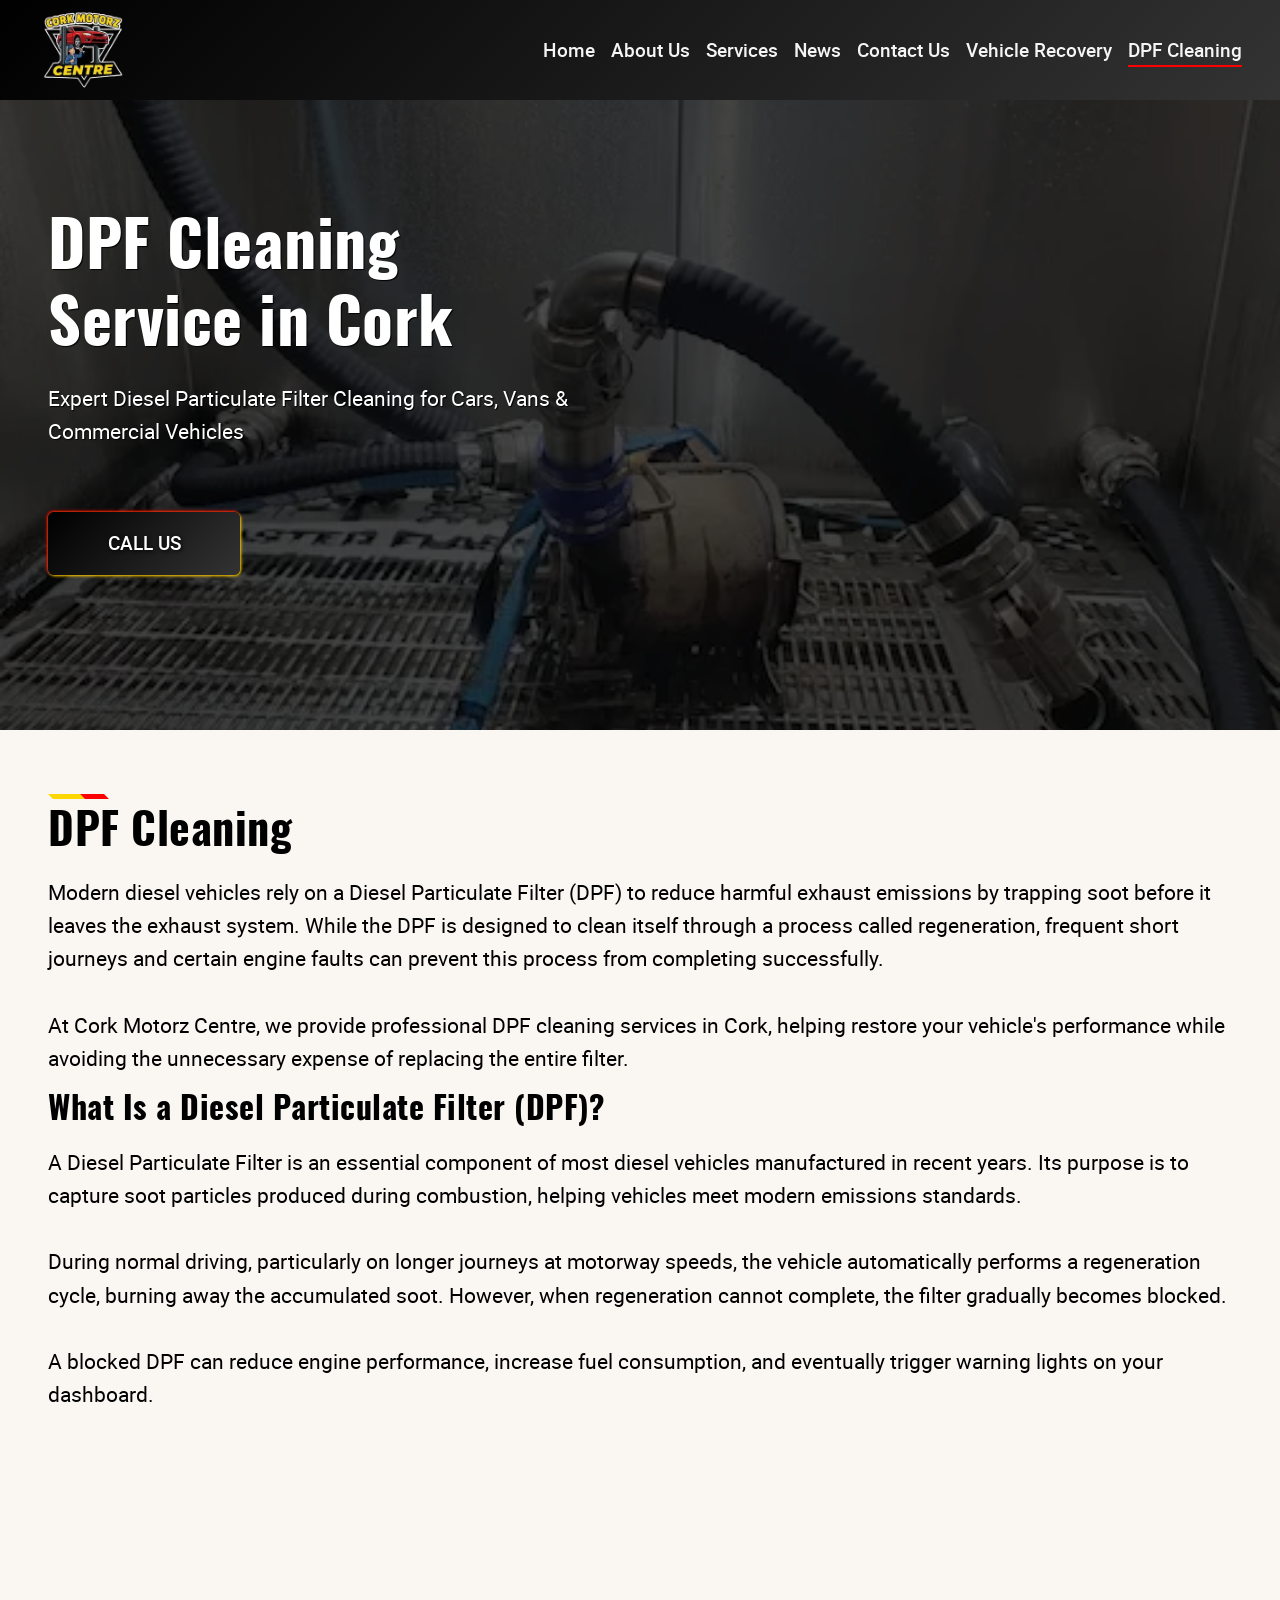
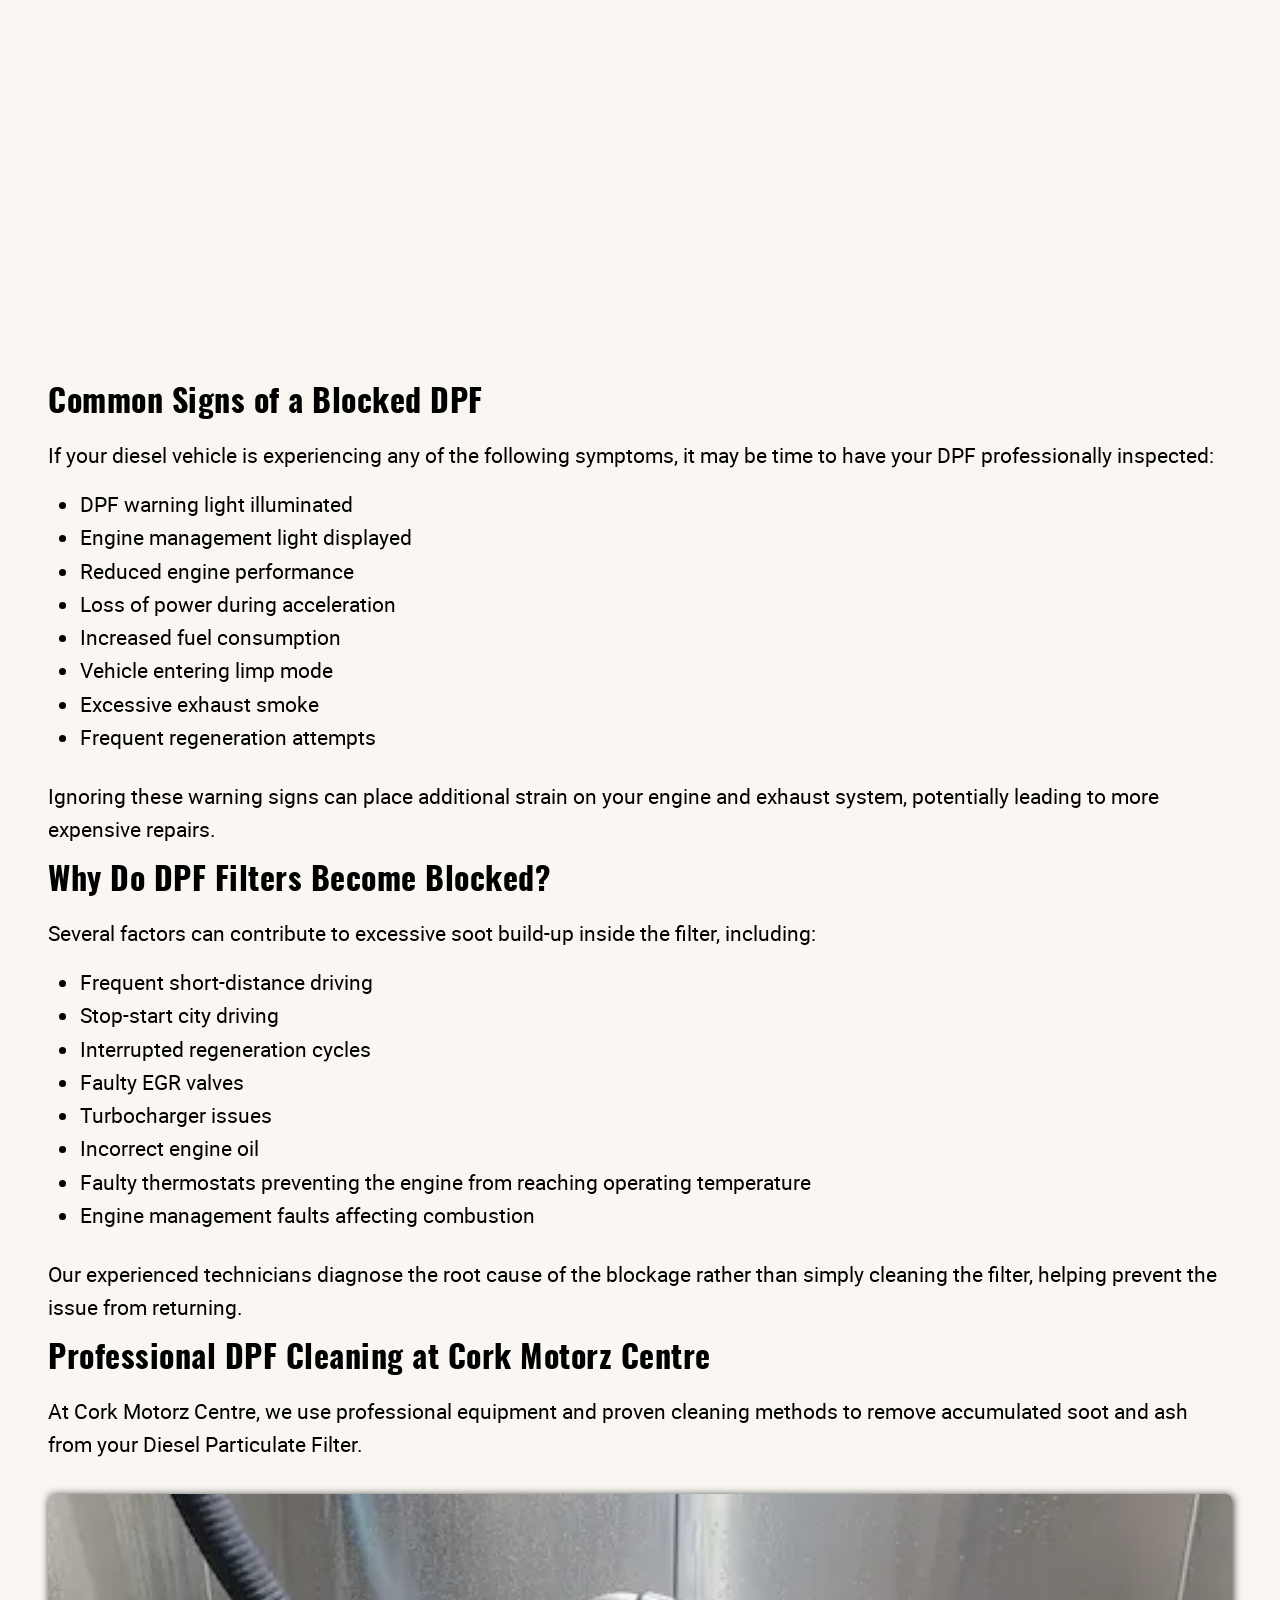
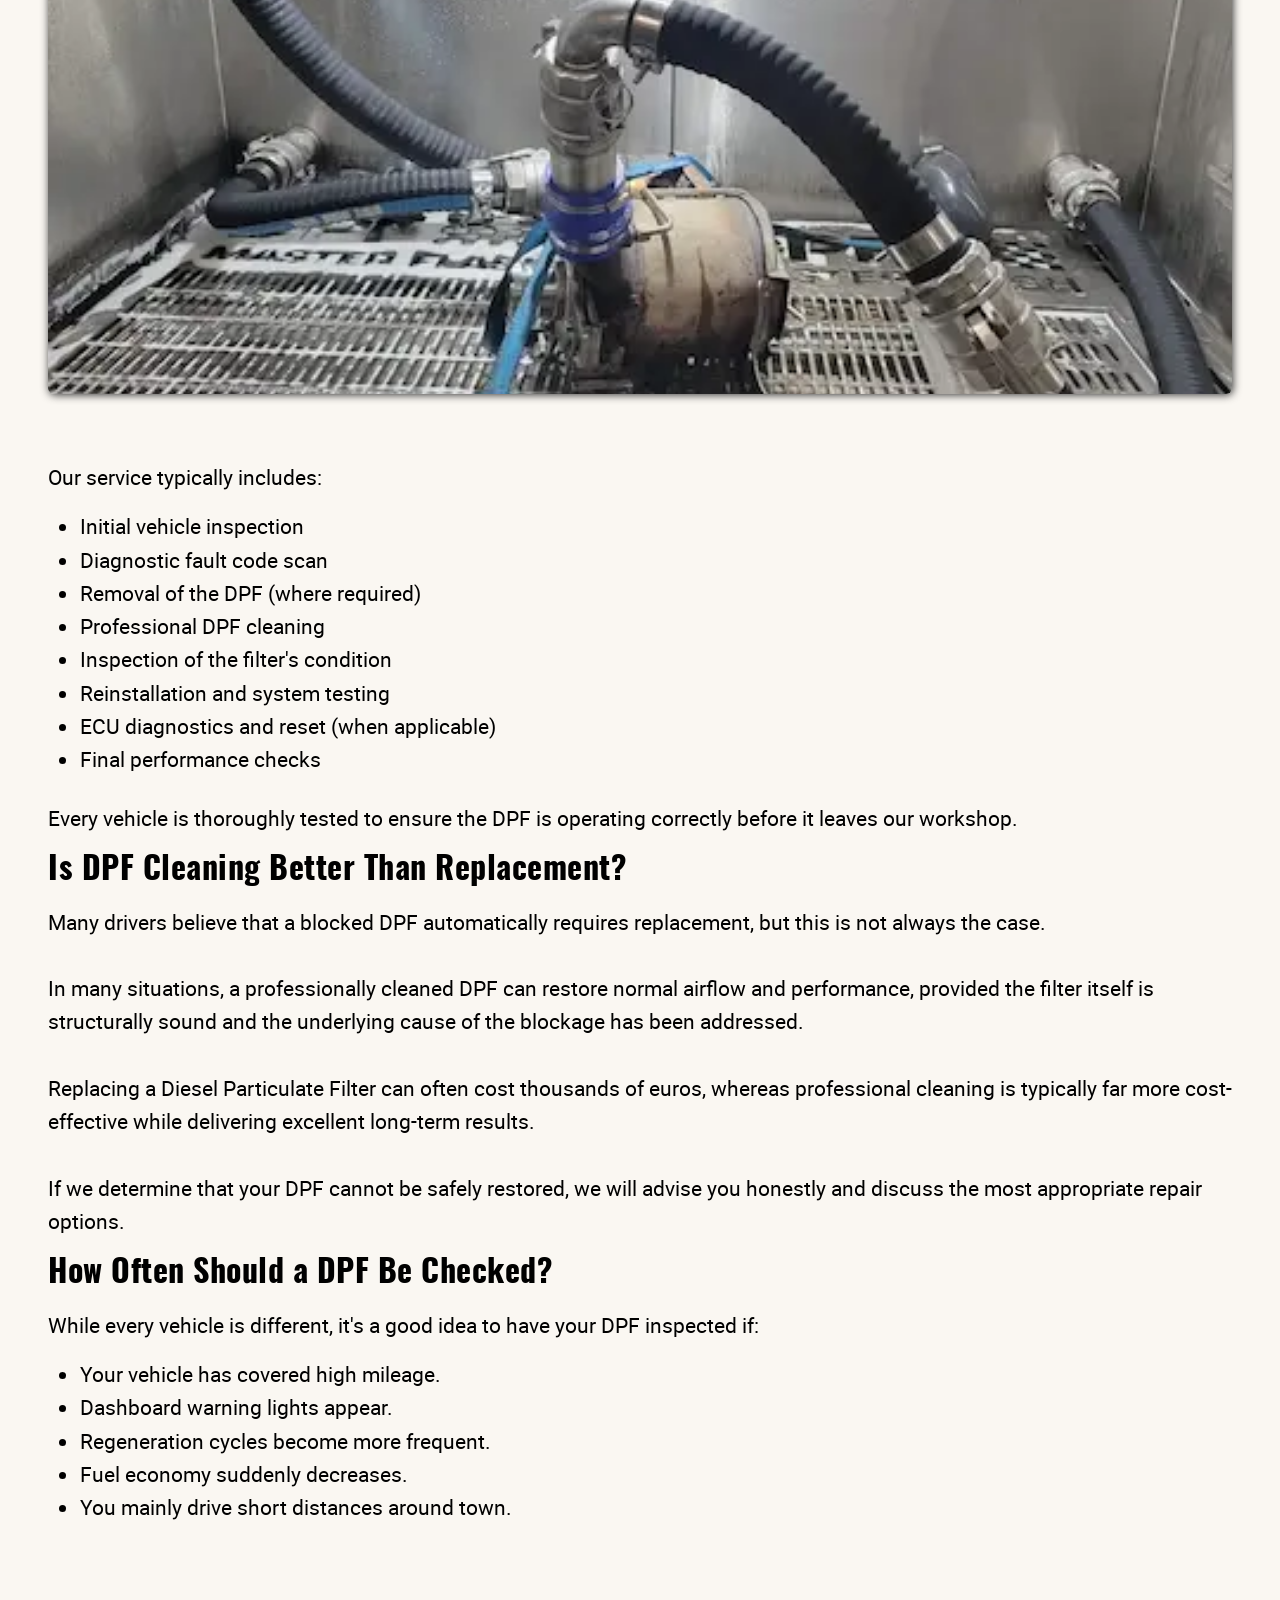
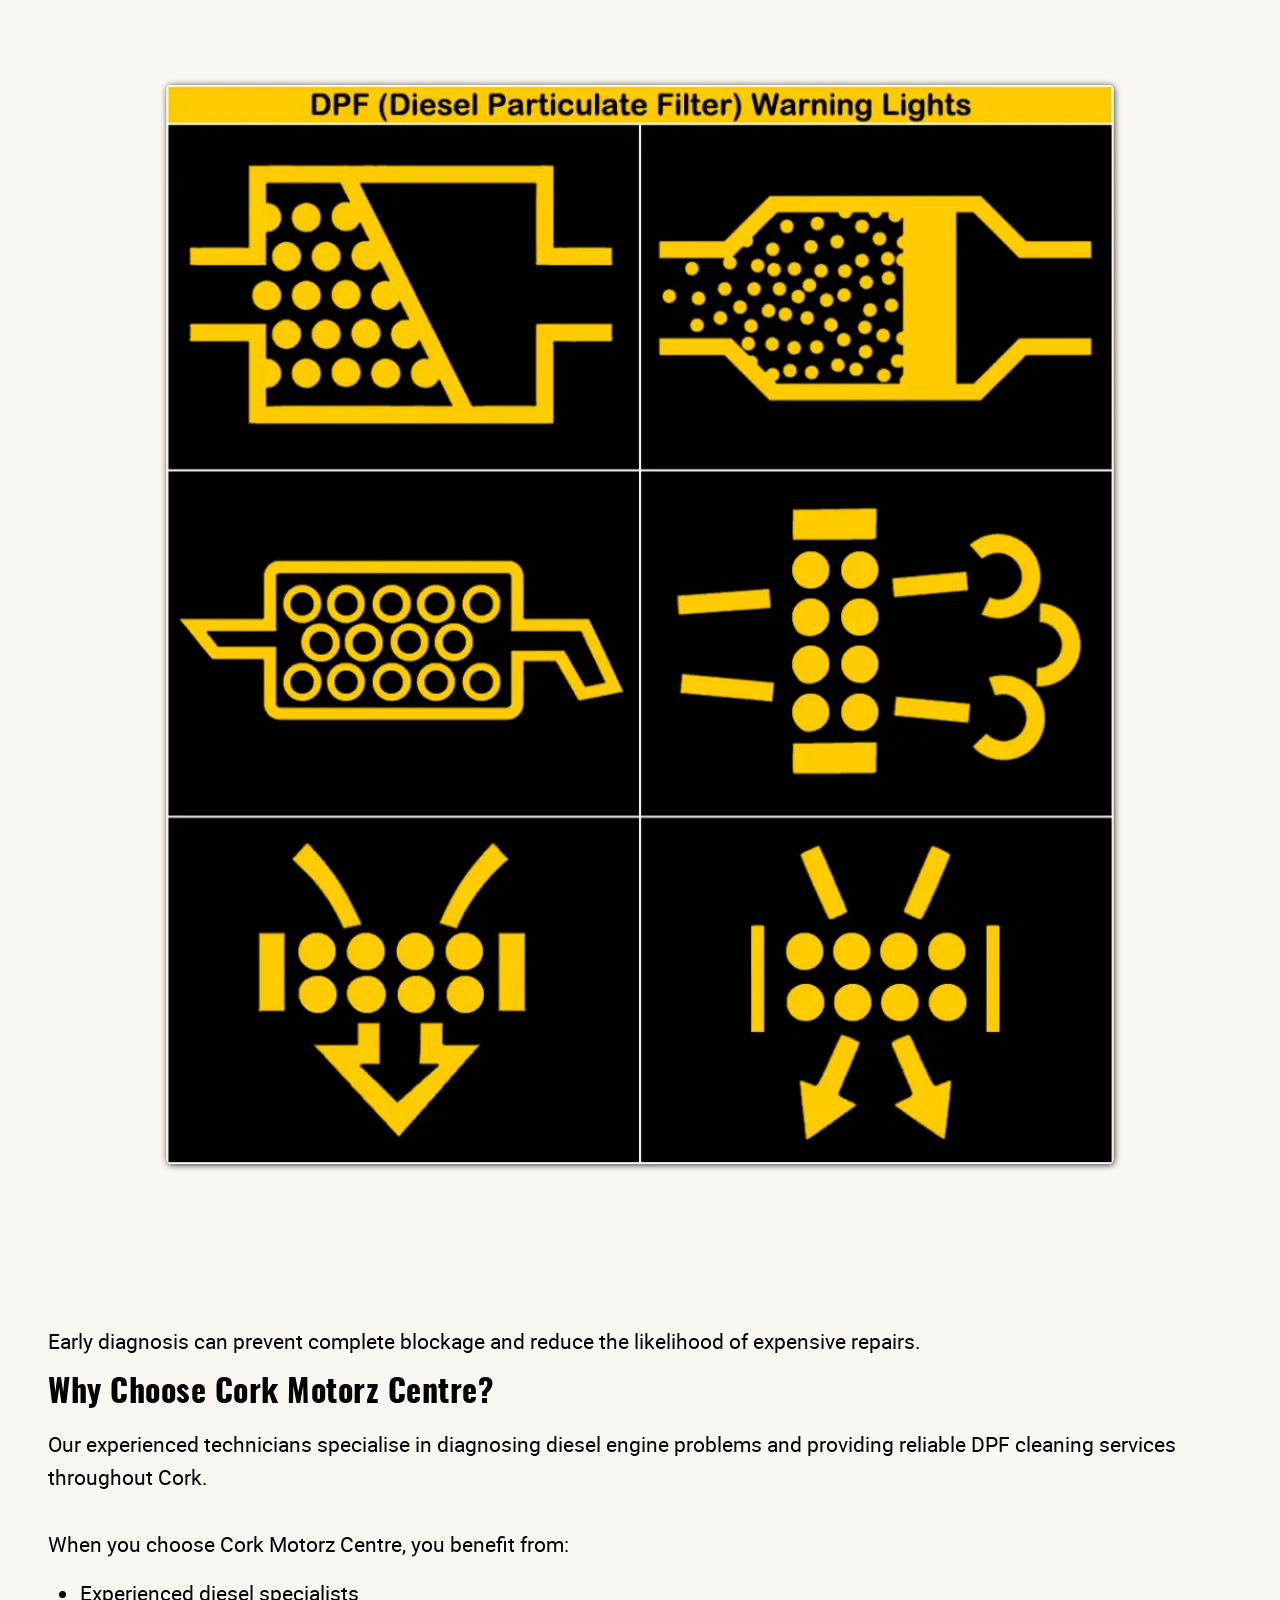
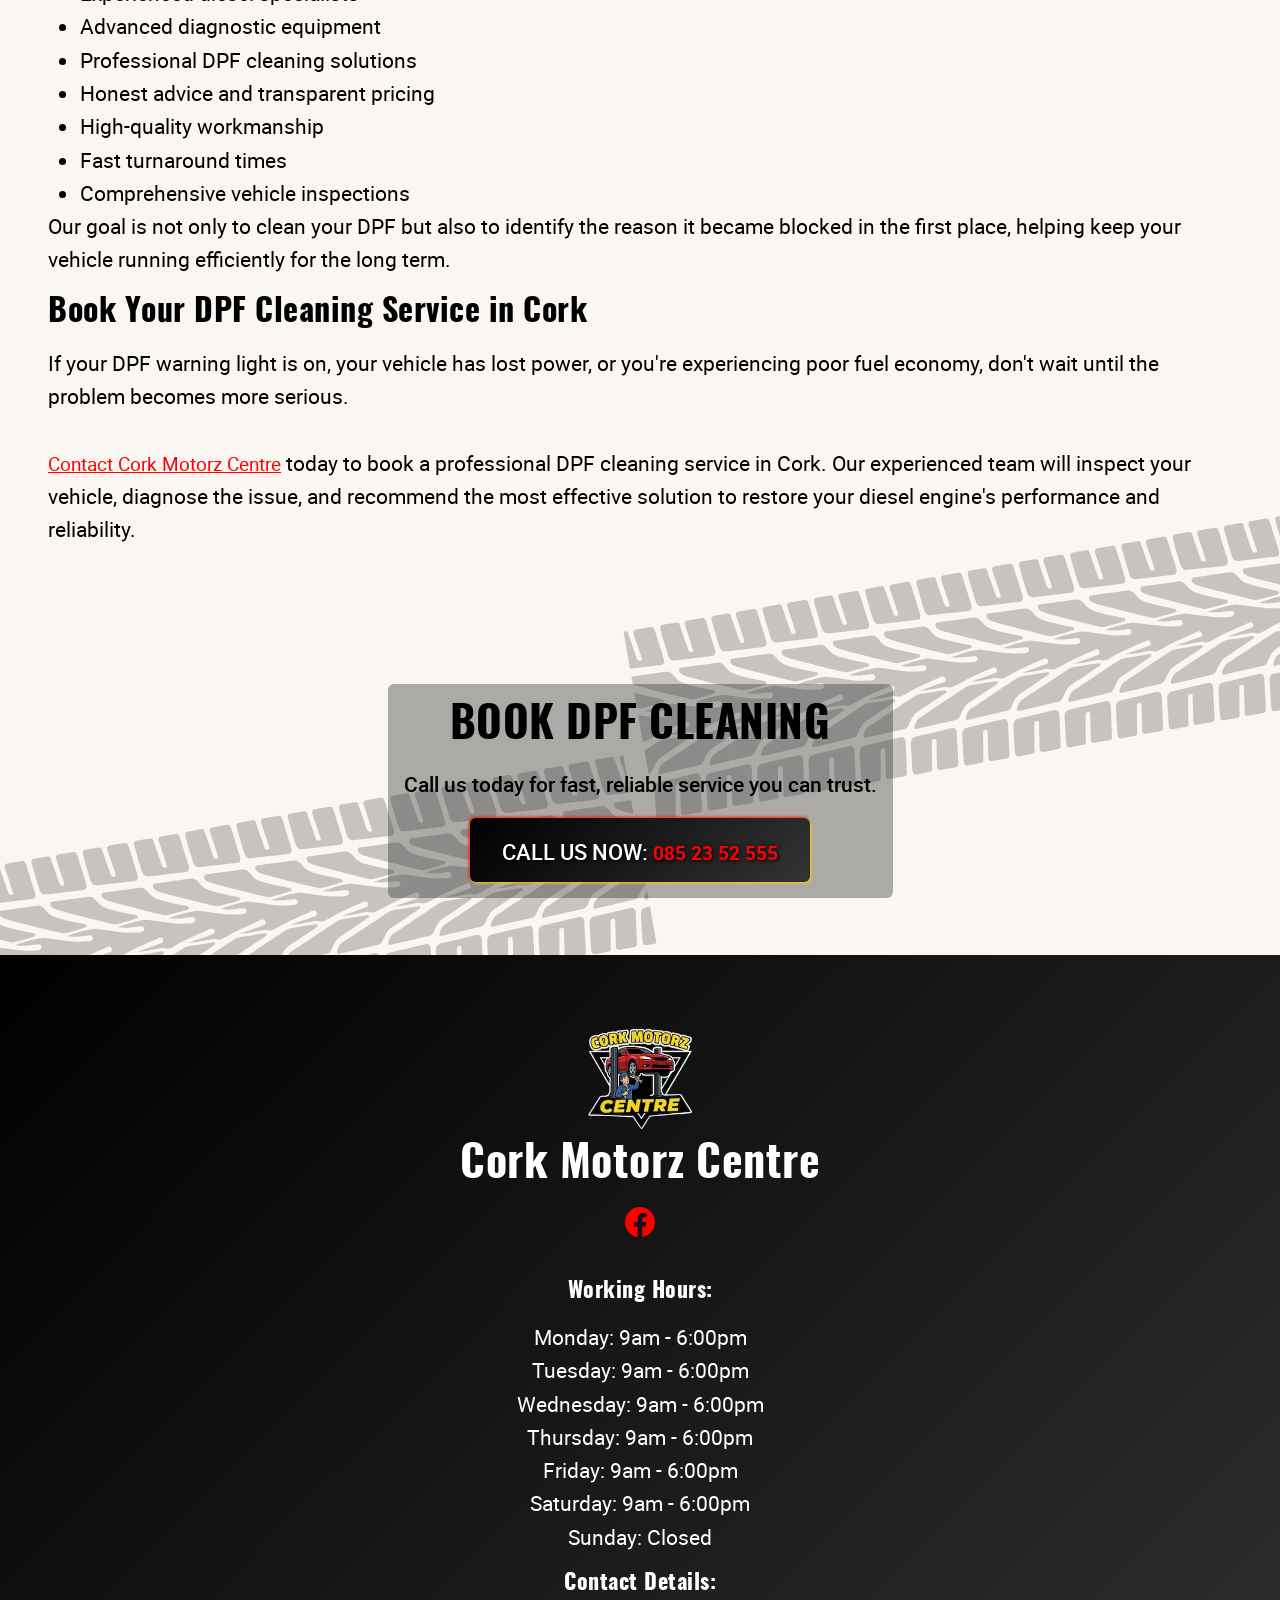
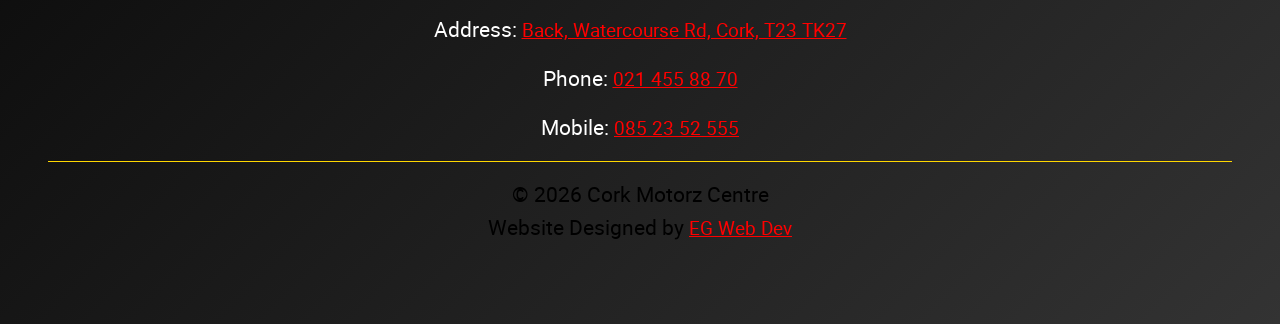
<file: dpf-cleaning.html>
<!DOCTYPE html>
<html lang="en">
    <head>
        <meta charset="UTF-8">
        <meta name="viewport" content="width=device-width, initial-scale=1, viewport-fit=cover"/>
        <meta name="description" content="Professional DPF cleaning in Cork at Cork Motorz Centre. Restore engine performance, improve fuel efficiency, and clear blocked diesel particulate filters.">


        <!-- Open Graph / Social Preview -->
        <meta property="og:title" content="Cork Motorz Centre | DPF Cleaning">
        <meta property="og:description" content="Professional DPF cleaning in Cork at Cork Motorz Centre. Restore engine performance, improve fuel efficiency, and clear blocked diesel particulate filters.">
        <meta property="og:image" content="">
        <meta property="og:url" content="">
        <meta property="og:type" content="website">

        <link rel="icon" type="image/x-icon" href="/assets/logos/cork-motorz-centre-logo.ico">

        <title>Cork Motorz Centre | DPF Cleaning</title>
        
        <link rel="stylesheet" href="/styles/style.css">
        <script src="/scripts/nav.js" defer></script>
        <script src="/scripts/fade-in.js" defer></script>
        
    </head>

    <body>
        <!--------------------------------------------------------------- HEADER/NAVIGATION -------------------------------------------------------------------------->
        <header class="site-nav">

            <div class="site-nav__container container">
                
                <a href="/index.html" class="site-nav__brand">
                    <img class="site-nav__logo" src="assets/logos/cork-motorz-centre-logo.webp" alt="Example Logo">
                </a>

                <nav class="site-nav__links" id="primary-navigation" aria-label="Primary navigation">
                    <ul>
                        <li><a href="/index.html">Home</a></li>
                        <li><a href="/about.html">About Us</a></li>
                        <li><a href="/service/service.html">Services</a></li>
                        <li><a href="/news.html">News</a></li>
                        <li><a href="/contact.html">Contact Us</a></li>
                        <li><a href="/vehicle-recovery.html">Vehicle Recovery</a></li>
                        <li><a href="/dpf-cleaning.html">DPF Cleaning</a></li>
                    </ul>
                </nav>

                <button class="site-nav__toggle" aria-label="Toggle navigation" aria-controls="primary-navigation" aria-expanded="false"> 
                    <span></span>
                    <span></span>
                    <span></span>
                </button>

            </div>
            <div class="site-nav__overlay" aria-hidden="true" ></div>
        
        </header>

        <main>

            <!--------------------------------------------------------------- HERO ------------------------------------------------------------------>
            <section class="hero-section section">
                <img src="assets/images/dpf-cleaning.webp" alt="Cork Motorz Centre Hero Background Image">
                <div class="hero-overlay"></div>
                <div class="recovery-hero-content container fade-in">
                    <h1>DPF Cleaning Service in Cork</h1>
                    <p>Expert Diesel Particulate Filter Cleaning for Cars, Vans & Commercial Vehicles</p>
                    <a href="tel:0852352555" class="btn-primary">Call Us</a>
                </div>
            </section>

            <article class="dpf-cleaning section">
                <div class="container">
                    <div class="section-decor">
                        <span class="section-decor-yellow"></span>
                        <span class="section-decor-red"></span>
                    </div>
                    <h2>DPF Cleaning</h2>

                    <p>
                        Modern diesel vehicles rely on a Diesel Particulate Filter (DPF) to reduce harmful exhaust emissions by trapping soot before it leaves the exhaust system. While the DPF is designed to clean itself through a process called regeneration, frequent short journeys and certain engine faults can prevent this process from completing successfully.
                        <br><br>
                        At Cork Motorz Centre, we provide professional DPF cleaning services in Cork, helping restore your vehicle's performance while avoiding the unnecessary expense of replacing the entire filter.
                    </p>

                    <h3>What Is a Diesel Particulate Filter (DPF)?</h3>

                    <p>
                        A Diesel Particulate Filter is an essential component of most diesel vehicles manufactured in recent years. Its purpose is to capture soot particles produced during combustion, helping vehicles meet modern emissions standards.
                        <br><br>
                        During normal driving, particularly on longer journeys at motorway speeds, the vehicle automatically performs a regeneration cycle, burning away the accumulated soot. However, when regeneration cannot complete, the filter gradually becomes blocked.
                        <br><br>
                        A blocked DPF can reduce engine performance, increase fuel consumption, and eventually trigger warning lights on your dashboard.
                    </p>

                    <br>

                    <iframe class="fade-in" src="https://www.youtube.com/embed/ocMCtN-jIoQ?si=3DcZPNmmzpMv70il" title="YouTube video player" frameborder="0" allow="accelerometer; autoplay; clipboard-write; encrypted-media; gyroscope; picture-in-picture; web-share" referrerpolicy="strict-origin-when-cross-origin" allowfullscreen></iframe>

                    <br><br>

                    <h3>Common Signs of a Blocked DPF</h3>

                    <p>
                        If your diesel vehicle is experiencing any of the following symptoms, it may be time to have your DPF professionally inspected:
                    </p>

                    <ul>
                        <li>DPF warning light illuminated</li>
                        <li>Engine management light displayed</li>
                        <li>Reduced engine performance</li>
                        <li>Loss of power during acceleration</li>
                        <li>Increased fuel consumption</li>
                        <li>Vehicle entering limp mode</li>
                        <li>Excessive exhaust smoke</li>
                        <li>Frequent regeneration attempts</li>
                    </ul>

                    <br>

                    <p>
                        Ignoring these warning signs can place additional strain on your engine and exhaust system, potentially leading to more expensive repairs.
                    </p>

                    <h3>Why Do DPF Filters Become Blocked?</h3>

                    <p>Several factors can contribute to excessive soot build-up inside the filter, including:</p>

                    <ul>
                        <li>Frequent short-distance driving</li>
                        <li>Stop-start city driving</li>
                        <li>Interrupted regeneration cycles</li>
                        <li>Faulty EGR valves</li>
                        <li>Turbocharger issues</li>
                        <li>Incorrect engine oil</li>
                        <li>Faulty thermostats preventing the engine from reaching operating temperature</li>
                        <li>Engine management faults affecting combustion</li>
                    </ul>

                    <br>

                    <p>
                        Our experienced technicians diagnose the root cause of the blockage rather than simply cleaning the filter, helping prevent the issue from returning.
                    </p>

                    <h3>Professional DPF Cleaning at Cork Motorz Centre</h3>

                    <p>
                        At Cork Motorz Centre, we use professional equipment and proven cleaning methods to remove accumulated soot and ash from your Diesel Particulate Filter.
                        <br><br>    
                        <img class="fade-in" src="/assets/images/dpf-cleaning.webp" alt="DPF cleaning at Cork Motorz Centre">
                        <br><br>
                        Our service typically includes:
                    </p>

                    <ul>
                        <li>Initial vehicle inspection</li>
                        <li>Diagnostic fault code scan</li>
                        <li>Removal of the DPF (where required)</li>
                        <li>Professional DPF cleaning</li>
                        <li>Inspection of the filter's condition</li>
                        <li>Reinstallation and system testing</li>
                        <li>ECU diagnostics and reset (when applicable)</li>
                        <li>Final performance checks</li>
                    </ul>

                    <br>

                    <p>
                        Every vehicle is thoroughly tested to ensure the DPF is operating correctly before it leaves our workshop.
                    </p>

                    <h3>Is DPF Cleaning Better Than Replacement?</h3>

                    <p>
                        Many drivers believe that a blocked DPF automatically requires replacement, but this is not always the case.
                        <br><br>
                        In many situations, a professionally cleaned DPF can restore normal airflow and performance, provided the filter itself is structurally sound and the underlying cause of the blockage has been addressed.
                        <br><br>
                        Replacing a Diesel Particulate Filter can often cost thousands of euros, whereas professional cleaning is typically far more cost-effective while delivering excellent long-term results.
                        <br><br>
                        If we determine that your DPF cannot be safely restored, we will advise you honestly and discuss the most appropriate repair options.
                    </p>

                    <h3>How Often Should a DPF Be Checked?</h3>

                    <p>While every vehicle is different, it's a good idea to have your DPF inspected if:</p>

                    <ul>
                        <li>Your vehicle has covered high mileage.</li>
                        <li>Dashboard warning lights appear.</li>
                        <li>Regeneration cycles become more frequent.</li>
                        <li>Fuel economy suddenly decreases.</li>
                        <li>You mainly drive short distances around town.</li>
                    </ul>

                    <br>

                    <img class="fade-in" id="dpf-lights" src="/assets/images/dpf-warning-lights.webp" alt="DPF warning lights">

                    <br>
                    
                    <p>
                        Early diagnosis can prevent complete blockage and reduce the likelihood of expensive repairs.
                    </p>

                    <h3>Why Choose Cork Motorz Centre?</h3>

                    <p>
                        Our experienced technicians specialise in diagnosing diesel engine problems and providing reliable DPF cleaning services throughout Cork.
                        <br><br>
                        When you choose Cork Motorz Centre, you benefit from:
                    </p>

                    <ul>
                        <li>Experienced diesel specialists</li>
                        <li>Advanced diagnostic equipment</li>
                        <li>Professional DPF cleaning solutions</li>
                        <li>Honest advice and transparent pricing</li>
                        <li>High-quality workmanship</li>
                        <li>Fast turnaround times</li>
                        <li>Comprehensive vehicle inspections</li>
                    </ul>

                    <p>
                        Our goal is not only to clean your DPF but also to identify the reason it became blocked in the first place, helping keep your vehicle running efficiently for the long term.
                    </p>

                    <h3>Book Your DPF Cleaning Service in Cork</h3>

                    <p>
                        If your DPF warning light is on, your vehicle has lost power, or you're experiencing poor fuel economy, don't wait until the problem becomes more serious.
                        <br><br>
                        <a href="tel:085 23 52 555">Contact Cork Motorz Centre</a> today to book a professional DPF cleaning service in Cork. Our experienced team will inspect your vehicle, diagnose the issue, and recommend the most effective solution to restore your diesel engine's performance and reliability.
                    </p>

                </div>
            </article>

            <section class="cta section fade-in">
                <div class="banner-wrapper">
                    <img src="/assets/images/tire-tracks.svg" class="track track-top" alt="">
                    <img src="/assets/images/tire-tracks.svg" class="track track-bottom" alt="">

                    <div class="cta-content">
                        <h2>BOOK DPF CLEANING</h2>
                        <p>Call us today for fast, reliable service you can trust.</p>
                        <div class="cta-button btn-primary">
                            <span>CALL US NOW:</span>
                            <a href="tel:085 23 52 555"><strong>085 23 52 555</strong></a>
                        </div>
                    </div>
                </div>
            </section>
        </main>

        <!-------------------------------------------------------------- FOOTER ---------------------------------------------------------------------------->
        <footer class="footer section fade-in">
            <div class="container">
                <div>
                    <img src="/assets/logos/cork-motorz-centre-logo.webp" alt="Cork Motorz Centre Logo">
                    <h2>Cork Motorz Centre</h2>
                    <div class="footer-socials">
                        <a href="https://www.facebook.com/p/Cork-Motorz-Centre-100063648090847/">
                            <svg xmlns="http://www.w3.org/2000/svg" fill="currentColor" class="bi bi-facebook" viewBox="0 0 16 16"><path d="M16 8.049c0-4.446-3.582-8.05-8-8.05C3.58 0-.002 3.603-.002 8.05c0 4.017 2.926 7.347 6.75 7.951v-5.625h-2.03V8.05H6.75V6.275c0-2.017 1.195-3.131 3.022-3.131.876 0 1.791.157 1.791.157v1.98h-1.009c-.993 0-1.303.621-1.303 1.258v1.51h2.218l-.354 2.326H9.25V16c3.824-.604 6.75-3.934 6.75-7.951"/></svg>
                        </a>
                    </div>
                </div>
                <div>
                    <h4>Working Hours:</h4>
                    <p>
                        <span>Monday:</span> 9am - 6:00pm <br>
                        <span>Tuesday:</span> 9am - 6:00pm <br>
                        <span>Wednesday:</span> 9am - 6:00pm <br>
                        <span>Thursday:</span> 9am - 6:00pm <br>
                        <span>Friday:</span> 9am - 6:00pm <br>
                        <span>Saturday:</span> 9am - 6:00pm <br>
                        <span>Sunday:</span> Closed
                    </p>
                </div>
                <div>
                    <h4>Contact Details:</h4>
                    <p>Address: <a href="https://maps.app.goo.gl/SgTDD4QANHRx9vL56">Back, Watercourse Rd, Cork, T23 TK27</a></p>
                    <p>Phone: <a href="tel:0214558870">021 455 88 70</a></p>
                    <p>Mobile: <a href="tel:0852352555">085 23 52 555</a></p>
                </div>
                <div class="footer-line"></div>
                <div class="footer-ps"><p> © 2026 Cork Motorz Centre <br>Website Designed by <a href="https://eg-webdev.com/">EG Web Dev</a></p></div>
            </div>
        </footer>
    </body>
</html>
</file>
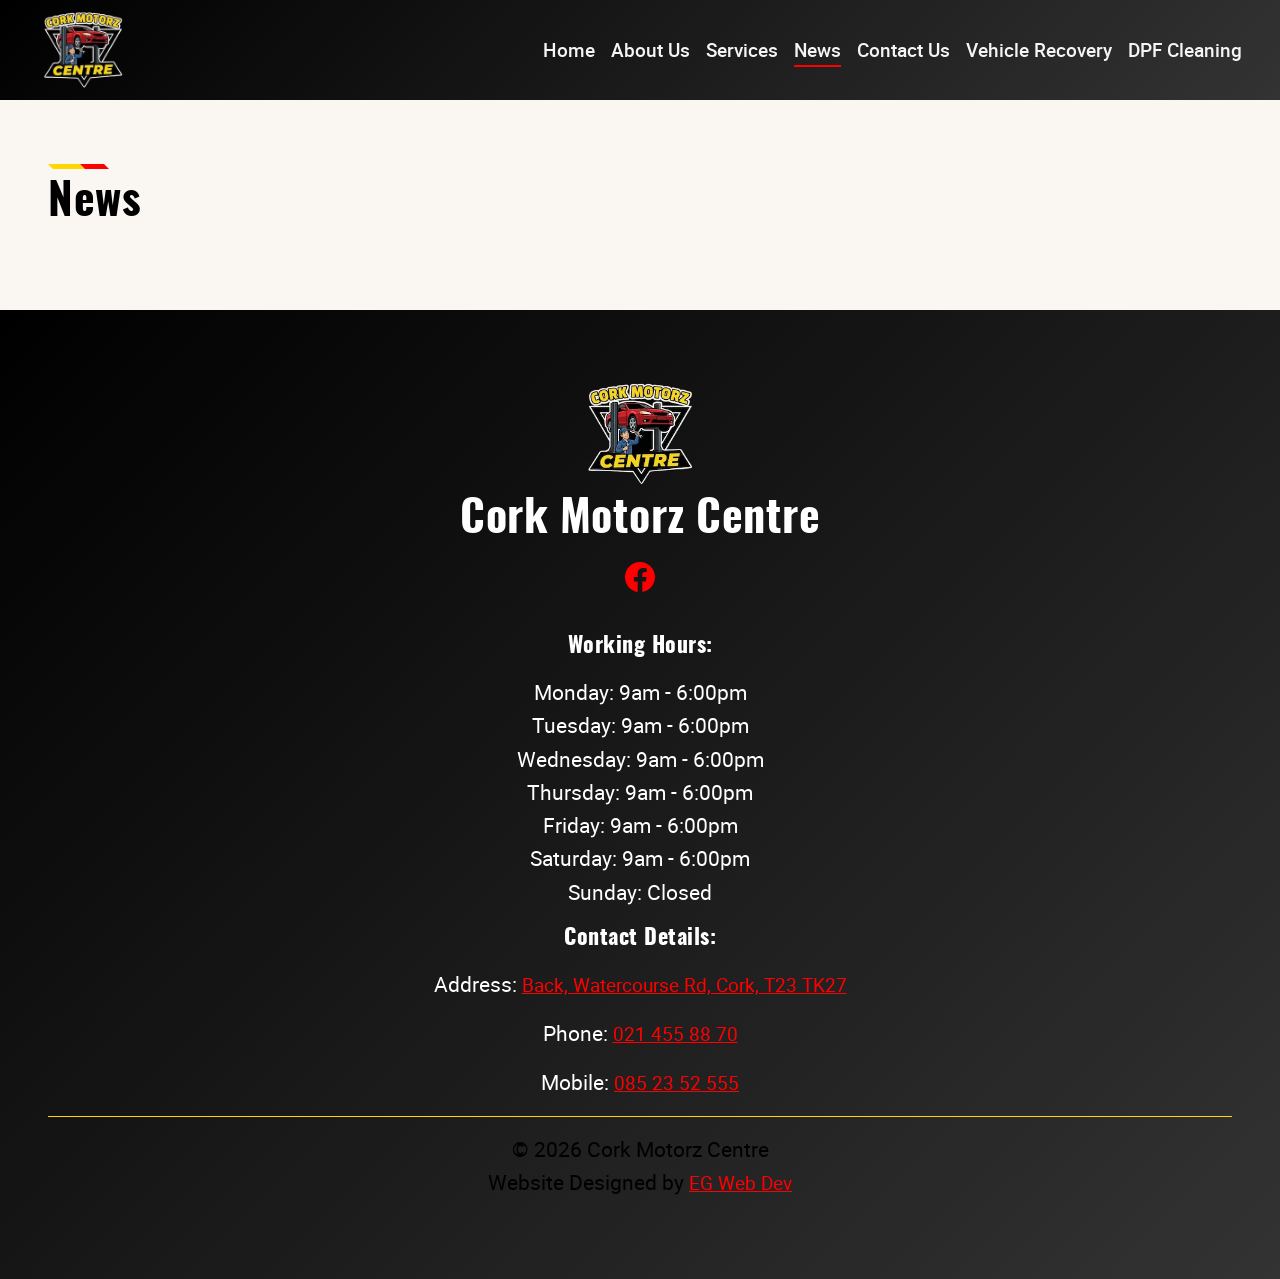
<file: news.html>
<!DOCTYPE html>
<html lang="en">
    <head>
        <meta charset="UTF-8">
        <meta name="viewport" content="width=device-width, initial-scale=1, viewport-fit=cover"/>

        <title>Cork Motorz Centre</title>
        
        <link rel="stylesheet" href="/styles/style.css">
        <script src="/scripts/nav.js" defer></script>
        
    </head>

    <body>
        <!--------------------------------------------------------------- HEADER/NAVIGATION -------------------------------------------------------------------------->
        <header class="site-nav">

            <div class="site-nav__container container">
                
                <a href="/index.html" class="site-nav__brand">
                    <img class="site-nav__logo" src="assets/logos/cork-motorz-centre-logo.webp" alt="Example Logo">
                </a>

                <nav class="site-nav__links" id="primary-navigation" aria-label="Primary navigation">
                    <ul>
                        <li><a href="/index.html">Home</a></li>
                        <li><a href="/about.html">About Us</a></li>
                        <li><a href="/service/service.html">Services</a></li>
                        <li><a href="/news.html">News</a></li>
                        <li><a href="/contact.html">Contact Us</a></li>
                        <li><a href="/vehicle-recovery.html">Vehicle Recovery</a></li>
                        <li><a href="/dpf-cleaning.html">DPF Cleaning</a></li>
                    </ul>
                </nav>

                <button class="site-nav__toggle" aria-label="Toggle navigation" aria-controls="primary-navigation" aria-expanded="false"> 
                    <span></span>
                    <span></span>
                    <span></span>
                </button>

            </div>
            <div class="site-nav__overlay" aria-hidden="true"></div>
        
        </header>

        <main>
            <section class="about-section section">
                <div class="container">
                    <div class="section-decor">
                        <span class="section-decor-yellow"></span>
                        <span class="section-decor-red"></span>
                    </div>
                    <h2>News</h2>
                    
                </div>
            </section>
        </main>

        <!-------------------------------------------------------------- FOOTER ---------------------------------------------------------------------------->
        <footer class="footer section">
            <div class="container">
                <div>
                    <img src="/assets/logos/cork-motorz-centre-logo.webp" alt="Cork Motorz Centre Logo">
                    <h2>Cork Motorz Centre</h2>
                    <div class="footer-socials">
                        <a href="https://www.facebook.com/p/Cork-Motorz-Centre-100063648090847/">
                            <svg xmlns="http://www.w3.org/2000/svg" fill="currentColor" class="bi bi-facebook" viewBox="0 0 16 16"><path d="M16 8.049c0-4.446-3.582-8.05-8-8.05C3.58 0-.002 3.603-.002 8.05c0 4.017 2.926 7.347 6.75 7.951v-5.625h-2.03V8.05H6.75V6.275c0-2.017 1.195-3.131 3.022-3.131.876 0 1.791.157 1.791.157v1.98h-1.009c-.993 0-1.303.621-1.303 1.258v1.51h2.218l-.354 2.326H9.25V16c3.824-.604 6.75-3.934 6.75-7.951"/></svg>
                        </a>
                    </div>
                </div>
                <div>
                    <h4>Working Hours:</h4>
                    <p>
                        <span>Monday:</span> 9am - 6:00pm <br>
                        <span>Tuesday:</span> 9am - 6:00pm <br>
                        <span>Wednesday:</span> 9am - 6:00pm <br>
                        <span>Thursday:</span> 9am - 6:00pm <br>
                        <span>Friday:</span> 9am - 6:00pm <br>
                        <span>Saturday:</span> 9am - 6:00pm <br>
                        <span>Sunday:</span> Closed
                    </p>
                </div>
                <div>
                    <h4>Contact Details:</h4>
                    <p>Address: <a href="https://maps.app.goo.gl/SgTDD4QANHRx9vL56">Back, Watercourse Rd, Cork, T23 TK27</a></p>
                    <p>Phone: <a href="tel:0214558870">021 455 88 70</a></p>
                    <p>Mobile: <a href="tel:0852352555">085 23 52 555</a></p>
                </div>
                <div class="footer-line"></div>
                <div class="footer-ps"><p> © 2026 Cork Motorz Centre <br>Website Designed by <a href="https://eg-webdev.com/">EG Web Dev</a></p></div>
            </div>
        </footer>
    </body>
</html>
</file>
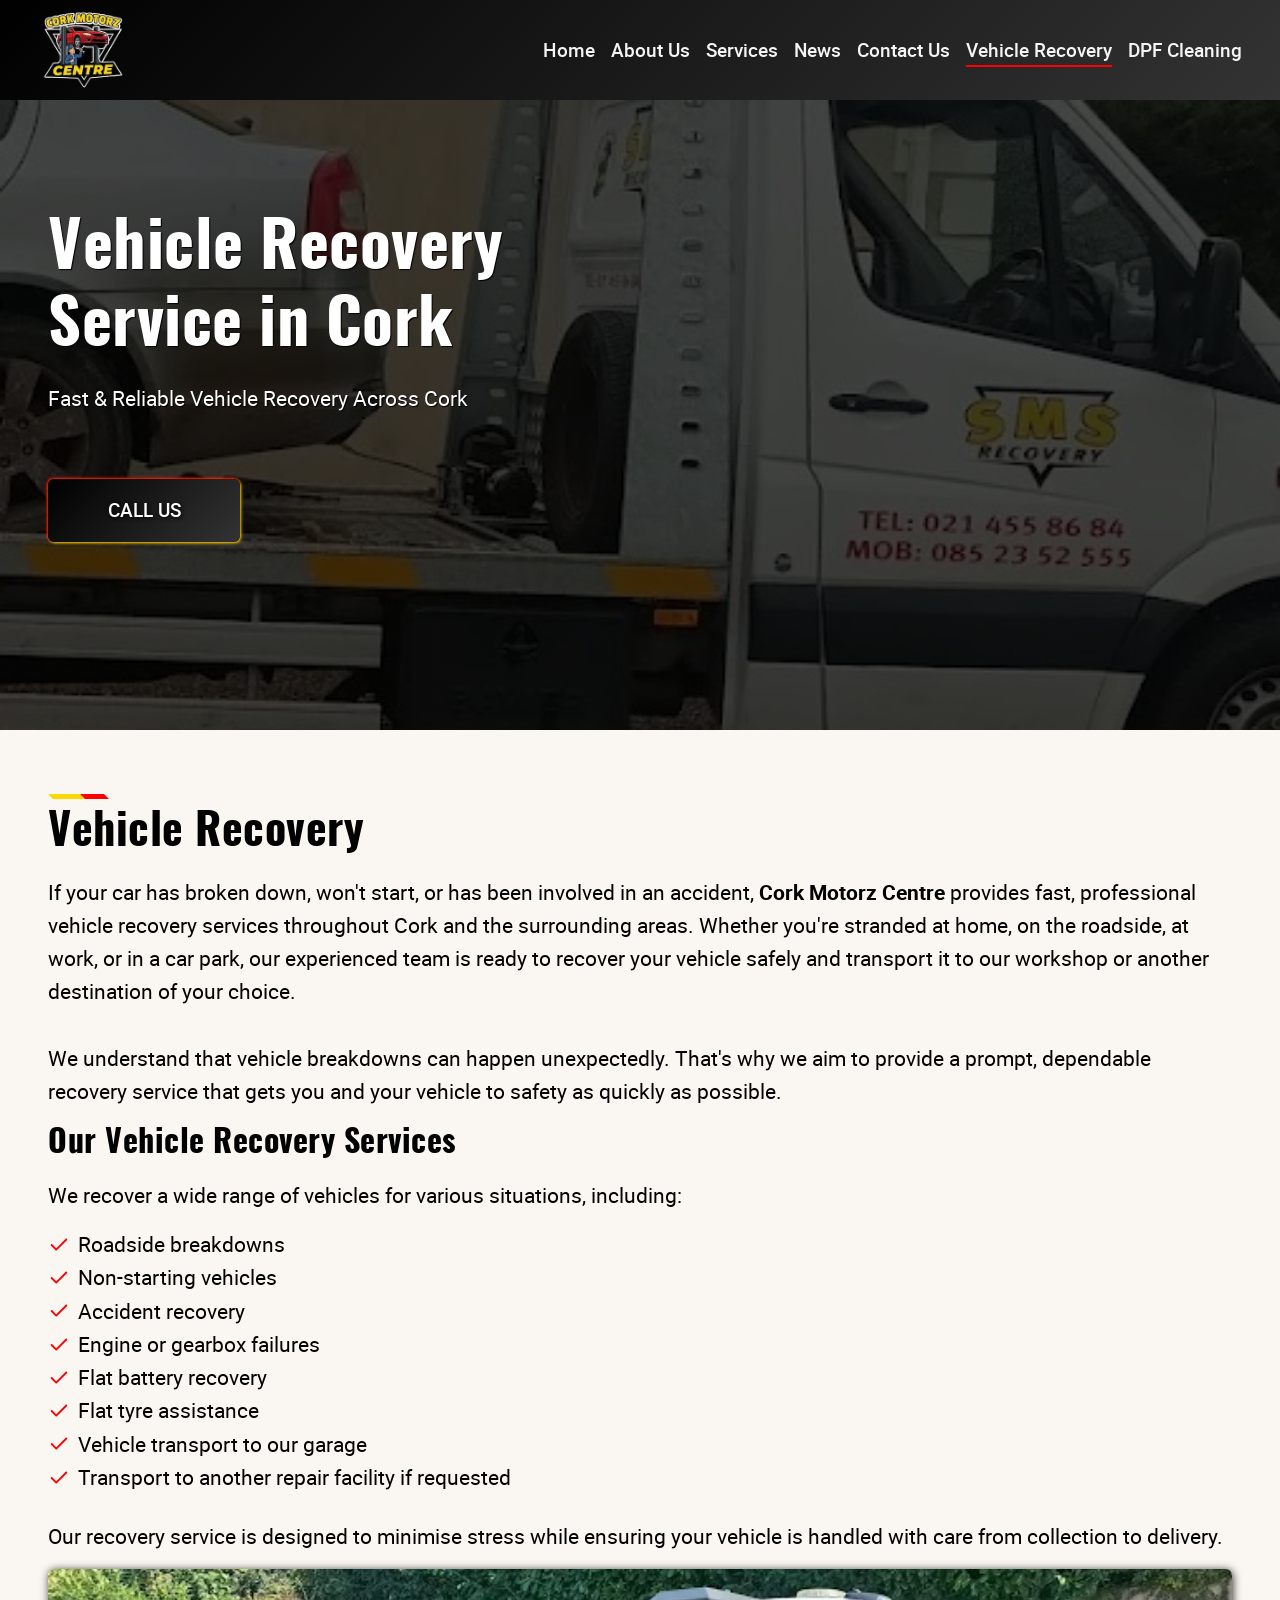
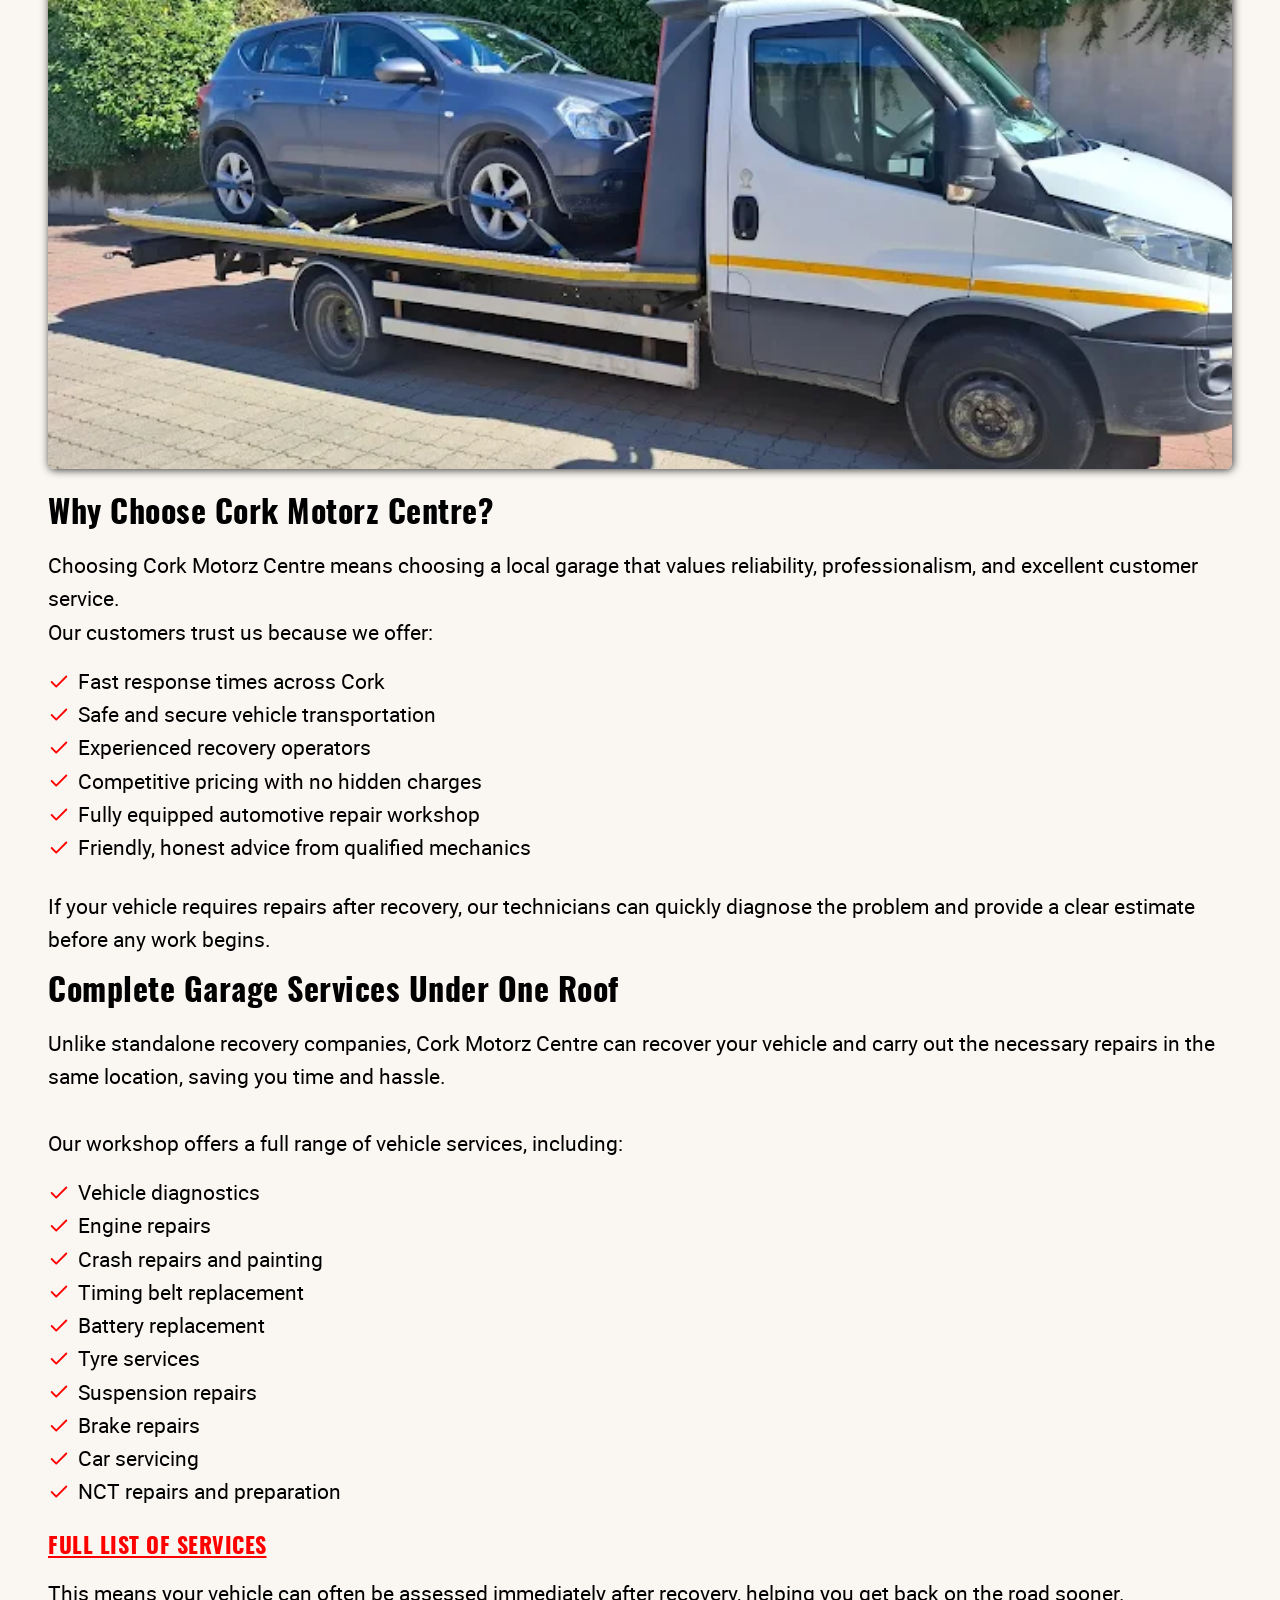
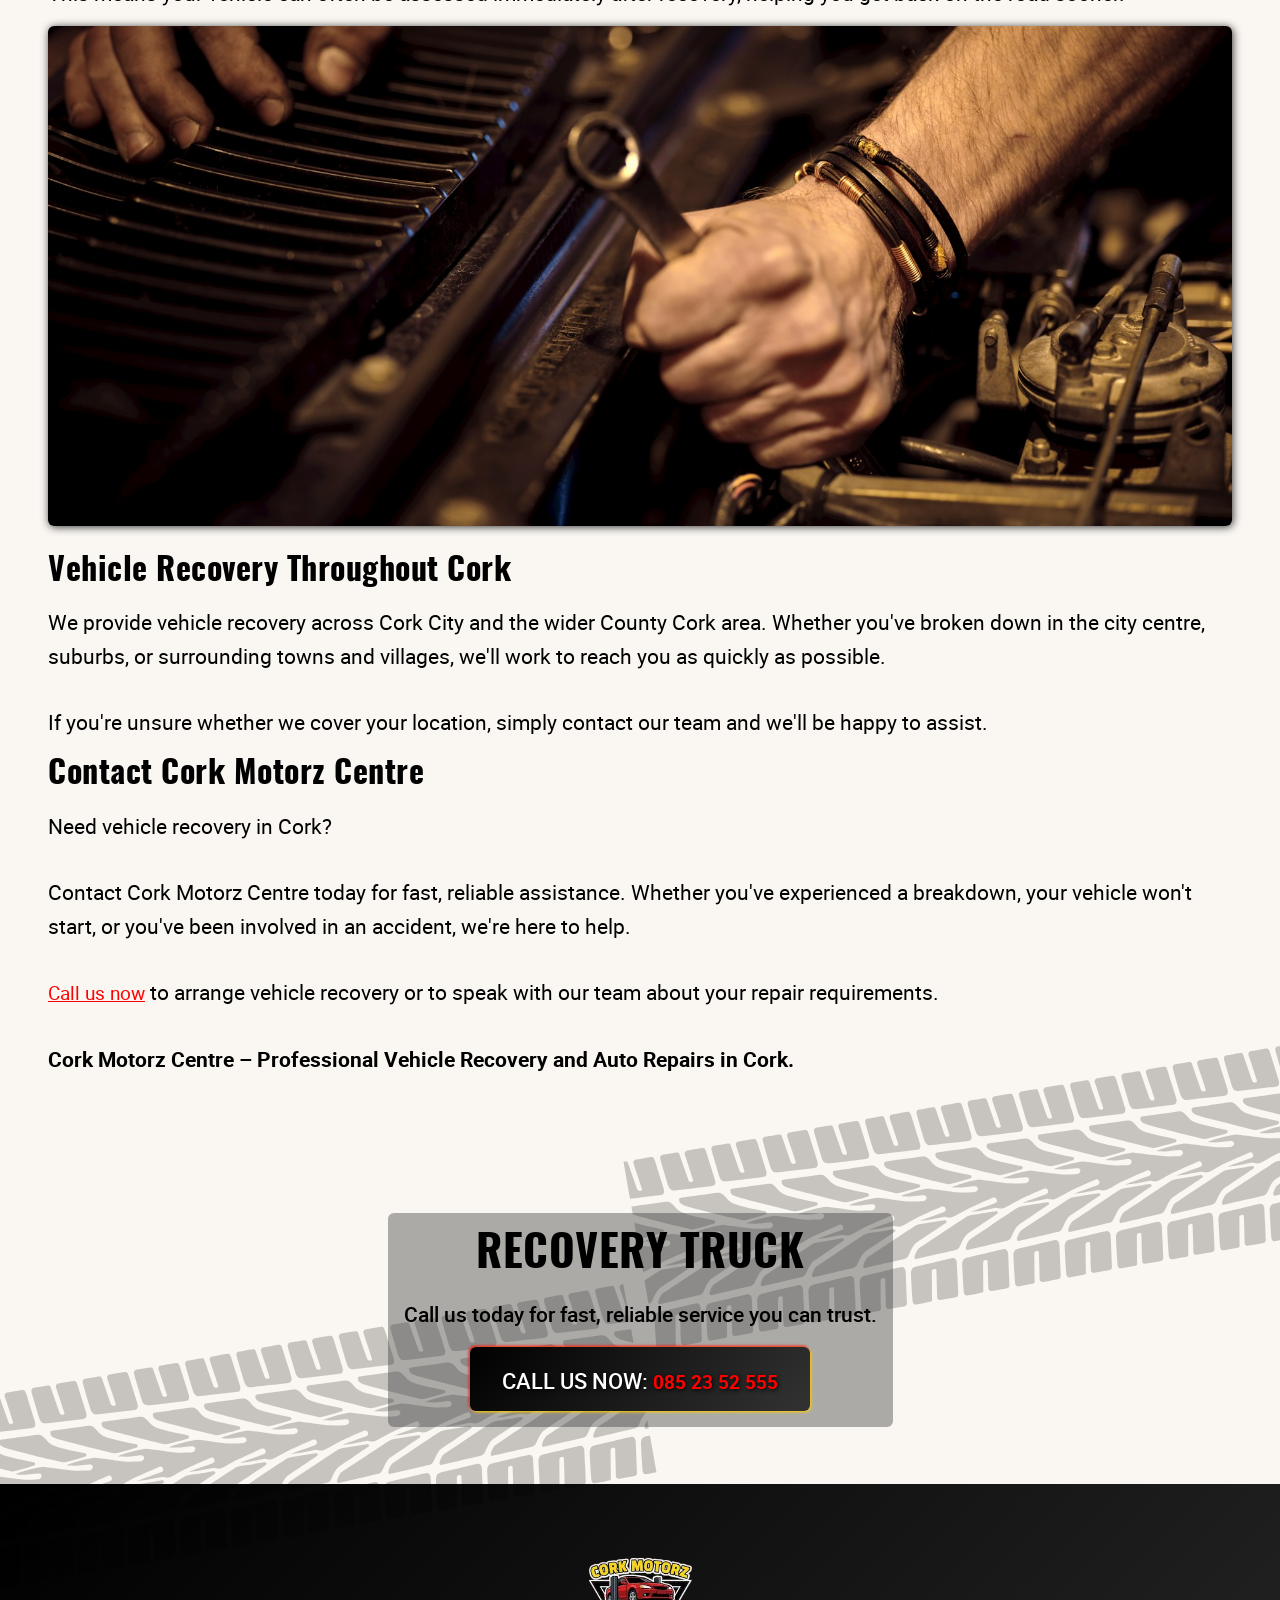
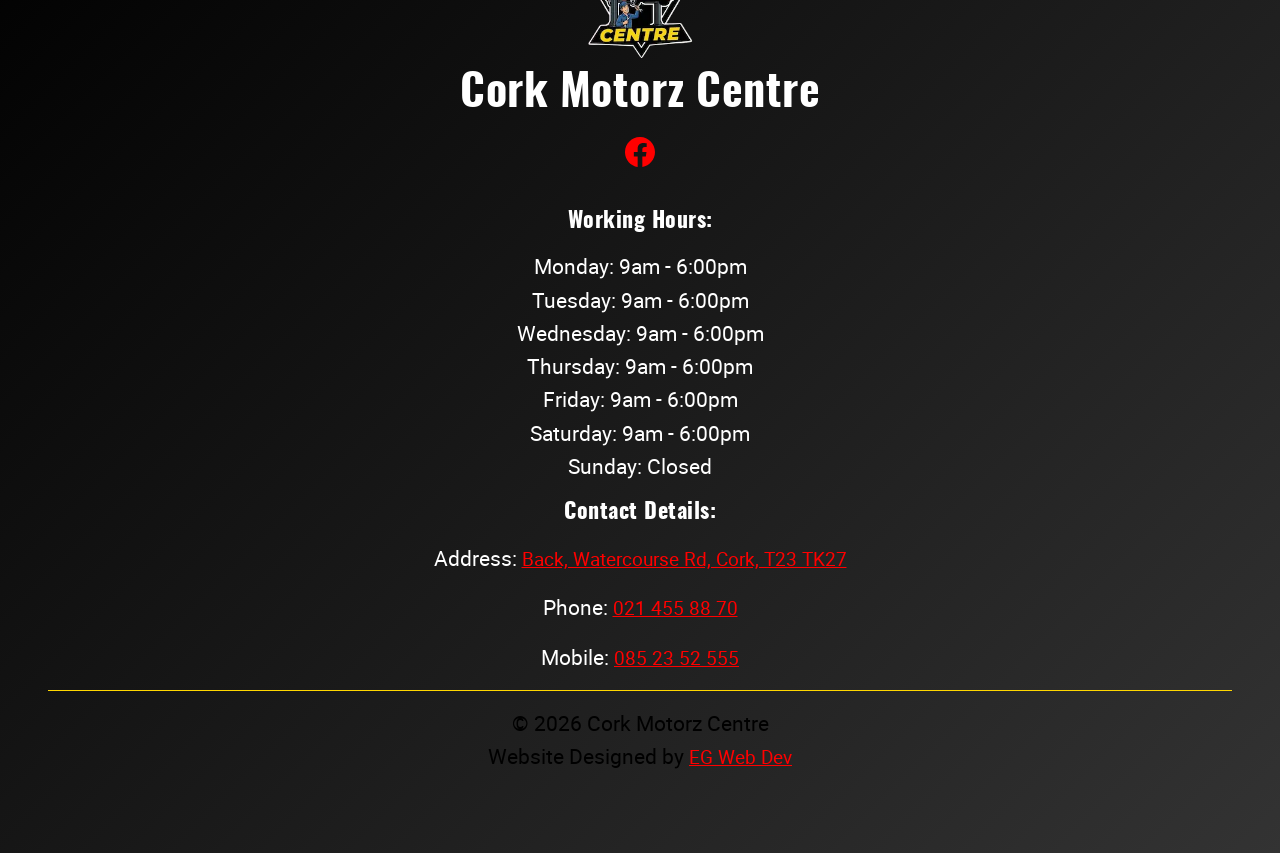
<file: vehicle-recovery.html>
<!DOCTYPE html>
<html lang="en">
    <head>
        <meta charset="UTF-8">
        <meta name="viewport" content="width=device-width, initial-scale=1, viewport-fit=cover"/>
        <meta name="description" content="Reliable vehicle recovery in Cork from Cork Motorz Centre. Fast, safe towing and breakdown assistance for cars, vans, and light commercial vehicles.">


        <!-- Open Graph / Social Preview -->
        <meta property="og:title" content="Cork Motorz Centre | Vehicle Recovery">
        <meta property="og:description" content="Reliable vehicle recovery in Cork from Cork Motorz Centre. Fast, safe towing and breakdown assistance for cars, vans, and light commercial vehicles.">
        <meta property="og:image" content="">
        <meta property="og:url" content="">
        <meta property="og:type" content="website">

        <link rel="icon" type="image/x-icon" href="/assets/logos/cork-motorz-centre-logo.ico">

        <title>Cork Motorz Centre | Vehicle Recovery</title>
        
        <link rel="stylesheet" href="/styles/style.css">
        <script src="/scripts/nav.js" defer></script>
        
    </head>

    <body>
        <!--------------------------------------------------------------- HEADER/NAVIGATION -------------------------------------------------------------------------->
        <header class="site-nav">

            <div class="site-nav__container container">
                
                <a href="/index.html" class="site-nav__brand">
                    <img class="site-nav__logo" src="assets/logos/cork-motorz-centre-logo.webp" alt="Example Logo">
                </a>

                <nav class="site-nav__links" id="primary-navigation" aria-label="Primary navigation">
                    <ul>
                        <li><a href="/index.html">Home</a></li>
                        <li><a href="/about.html">About Us</a></li>
                        <li><a href="/service/service.html">Services</a></li>
                        <li><a href="/news.html">News</a></li>
                        <li><a href="/contact.html">Contact Us</a></li>
                        <li><a href="/vehicle-recovery.html">Vehicle Recovery</a></li>
                        <li><a href="/dpf-cleaning.html">DPF Cleaning</a></li>
                    </ul>
                </nav>

                <button class="site-nav__toggle" aria-label="Toggle navigation" aria-controls="primary-navigation" aria-expanded="false"> 
                    <span></span>
                    <span></span>
                    <span></span>
                </button>

            </div>
            <div class="site-nav__overlay" aria-hidden="true"></div>
        
        </header>

        <main>

            <!--------------------------------------------------------------- HERO ------------------------------------------------------------------>
            <section class="hero-section section">
                <img src="assets/images/card-2.jpg" alt="Cork Motorz Centre Hero Background Image">
                <div class="hero-overlay"></div>
                <div class="recovery-hero-content container">
                    <h1>Vehicle Recovery Service in Cork</h1>
                    <p>Fast & Reliable Vehicle Recovery Across Cork</p>
                    <a href="tel:0852352555" class="btn-primary">Call Us</a>
                </div>
            </section>

            <article class="recovery-section section">
                <div class="container">
                    <div class="section-decor">
                        <span class="section-decor-yellow"></span>
                        <span class="section-decor-red"></span>
                    </div>
                    <h2>Vehicle Recovery</h2>
                    
                    <p>
                        If your car has broken down, won't start, or has been involved in an accident, <strong>Cork Motorz Centre</strong> provides fast, professional vehicle recovery services throughout Cork and the surrounding areas. Whether you're stranded at home, on the roadside, at work, or in a car park, our experienced team is ready to recover your vehicle safely and transport it to our workshop or another destination of your choice.
                        <br><br>
                        We understand that vehicle breakdowns can happen unexpectedly. That's why we aim to provide a prompt, dependable recovery service that gets you and your vehicle to safety as quickly as possible.
                    </p>

                    <h3>Our Vehicle Recovery Services</h3>

                    <p>We recover a wide range of vehicles for various situations, including:</p>

                    <ul class="recovery-checklist">
                        <li>
                            <svg xmlns="http://www.w3.org/2000/svg" viewBox="0 0 24 24" fill="none" stroke="currentColor" stroke-width="2" stroke-linecap="round" stroke-linejoin="round"><polyline points="20 6 9 17 4 12"/></svg>
                            Roadside breakdowns
                        </li>
                        <li>
                            <svg xmlns="http://www.w3.org/2000/svg" viewBox="0 0 24 24" fill="none" stroke="currentColor" stroke-width="2" stroke-linecap="round" stroke-linejoin="round"><polyline points="20 6 9 17 4 12"/></svg>
                            Non-starting vehicles
                        </li>
                        <li>
                            <svg xmlns="http://www.w3.org/2000/svg" viewBox="0 0 24 24" fill="none" stroke="currentColor" stroke-width="2" stroke-linecap="round" stroke-linejoin="round"><polyline points="20 6 9 17 4 12"/></svg>
                            Accident recovery
                        </li>
                        <li>
                            <svg xmlns="http://www.w3.org/2000/svg" viewBox="0 0 24 24" fill="none" stroke="currentColor" stroke-width="2" stroke-linecap="round" stroke-linejoin="round"><polyline points="20 6 9 17 4 12"/></svg>
                            Engine or gearbox failures
                        </li>
                        <li>
                            <svg xmlns="http://www.w3.org/2000/svg" viewBox="0 0 24 24" fill="none" stroke="currentColor" stroke-width="2" stroke-linecap="round" stroke-linejoin="round"><polyline points="20 6 9 17 4 12"/></svg>
                            Flat battery recovery
                        </li>
                        <li>
                            <svg xmlns="http://www.w3.org/2000/svg" viewBox="0 0 24 24" fill="none" stroke="currentColor" stroke-width="2" stroke-linecap="round" stroke-linejoin="round"><polyline points="20 6 9 17 4 12"/></svg>
                            Flat tyre assistance
                        </li>
                        <li>
                            <svg xmlns="http://www.w3.org/2000/svg" viewBox="0 0 24 24" fill="none" stroke="currentColor" stroke-width="2" stroke-linecap="round" stroke-linejoin="round"><polyline points="20 6 9 17 4 12"/></svg>
                            Vehicle transport to our garage
                        </li>
                        <li>
                            <svg xmlns="http://www.w3.org/2000/svg" viewBox="0 0 24 24" fill="none" stroke="currentColor" stroke-width="2" stroke-linecap="round" stroke-linejoin="round"><polyline points="20 6 9 17 4 12"/></svg>
                            Transport to another repair facility if requested
                        </li>
                    </ul>

                    <br>

                    <p>Our recovery service is designed to minimise stress while ensuring your vehicle is handled with care from collection to delivery.</p>

                    <img src="/assets/images/recovery-page-img.webp" alt="Recovery Truck in Cork">

                    <br>

                    <h3>Why Choose Cork Motorz Centre?</h3>

                    <p>
                        Choosing Cork Motorz Centre means choosing a local garage that values reliability, professionalism, and excellent customer service.
                        <br>
                        Our customers trust us because we offer:
                    </p>

                    <ul class="recovery-checklist">
                        <li>
                            <svg xmlns="http://www.w3.org/2000/svg" viewBox="0 0 24 24" fill="none" stroke="currentColor" stroke-width="2" stroke-linecap="round" stroke-linejoin="round"><polyline points="20 6 9 17 4 12"/></svg>
                            Fast response times across Cork
                        </li>
                        <li>
                            <svg xmlns="http://www.w3.org/2000/svg" viewBox="0 0 24 24" fill="none" stroke="currentColor" stroke-width="2" stroke-linecap="round" stroke-linejoin="round"><polyline points="20 6 9 17 4 12"/></svg>
                            Safe and secure vehicle transportation
                        </li>
                        <li>
                            <svg xmlns="http://www.w3.org/2000/svg" viewBox="0 0 24 24" fill="none" stroke="currentColor" stroke-width="2" stroke-linecap="round" stroke-linejoin="round"><polyline points="20 6 9 17 4 12"/></svg>
                            Experienced recovery operators
                        </li>
                        <li>
                            <svg xmlns="http://www.w3.org/2000/svg" viewBox="0 0 24 24" fill="none" stroke="currentColor" stroke-width="2" stroke-linecap="round" stroke-linejoin="round"><polyline points="20 6 9 17 4 12"/></svg>
                            Competitive pricing with no hidden charges
                        </li>
                        <li>
                            <svg xmlns="http://www.w3.org/2000/svg" viewBox="0 0 24 24" fill="none" stroke="currentColor" stroke-width="2" stroke-linecap="round" stroke-linejoin="round"><polyline points="20 6 9 17 4 12"/></svg>
                            Fully equipped automotive repair workshop
                        </li>
                        <li>
                            <svg xmlns="http://www.w3.org/2000/svg" viewBox="0 0 24 24" fill="none" stroke="currentColor" stroke-width="2" stroke-linecap="round" stroke-linejoin="round"><polyline points="20 6 9 17 4 12"/></svg>
                            Friendly, honest advice from qualified mechanics
                        </li>
                    </ul>

                    <br>

                    <p>If your vehicle requires repairs after recovery, our technicians can quickly diagnose the problem and provide a clear estimate before any work begins.</p>

                    <h3>Complete Garage Services Under One Roof</h3>

                    <p>
                        Unlike standalone recovery companies, Cork Motorz Centre can recover your vehicle and carry out the necessary repairs in the same location, saving you time and hassle.
                        <br><br>
                        Our workshop offers a full range of vehicle services, including:
                    </p>

                    <ul class="recovery-checklist">
                        <li>
                            <svg xmlns="http://www.w3.org/2000/svg" viewBox="0 0 24 24" fill="none" stroke="currentColor" stroke-width="2" stroke-linecap="round" stroke-linejoin="round"><polyline points="20 6 9 17 4 12"/></svg>
                            Vehicle diagnostics
                        </li>
                        <li>
                            <svg xmlns="http://www.w3.org/2000/svg" viewBox="0 0 24 24" fill="none" stroke="currentColor" stroke-width="2" stroke-linecap="round" stroke-linejoin="round"><polyline points="20 6 9 17 4 12"/></svg>
                            Engine repairs
                        </li>
                        <li>
                            <svg xmlns="http://www.w3.org/2000/svg" viewBox="0 0 24 24" fill="none" stroke="currentColor" stroke-width="2" stroke-linecap="round" stroke-linejoin="round"><polyline points="20 6 9 17 4 12"/></svg>
                            Crash repairs and painting
                        </li>
                        <li>
                            <svg xmlns="http://www.w3.org/2000/svg" viewBox="0 0 24 24" fill="none" stroke="currentColor" stroke-width="2" stroke-linecap="round" stroke-linejoin="round"><polyline points="20 6 9 17 4 12"/></svg>
                            Timing belt replacement
                        </li>
                        <li>
                            <svg xmlns="http://www.w3.org/2000/svg" viewBox="0 0 24 24" fill="none" stroke="currentColor" stroke-width="2" stroke-linecap="round" stroke-linejoin="round"><polyline points="20 6 9 17 4 12"/></svg>
                            Battery replacement
                        </li>
                        <li>
                            <svg xmlns="http://www.w3.org/2000/svg" viewBox="0 0 24 24" fill="none" stroke="currentColor" stroke-width="2" stroke-linecap="round" stroke-linejoin="round"><polyline points="20 6 9 17 4 12"/></svg>
                            Tyre services
                        </li>
                        <li>
                            <svg xmlns="http://www.w3.org/2000/svg" viewBox="0 0 24 24" fill="none" stroke="currentColor" stroke-width="2" stroke-linecap="round" stroke-linejoin="round"><polyline points="20 6 9 17 4 12"/></svg>
                            Suspension repairs
                        </li>
                        <li>
                            <svg xmlns="http://www.w3.org/2000/svg" viewBox="0 0 24 24" fill="none" stroke="currentColor" stroke-width="2" stroke-linecap="round" stroke-linejoin="round"><polyline points="20 6 9 17 4 12"/></svg>
                            Brake repairs
                        </li>
                        <li>
                            <svg xmlns="http://www.w3.org/2000/svg" viewBox="0 0 24 24" fill="none" stroke="currentColor" stroke-width="2" stroke-linecap="round" stroke-linejoin="round"><polyline points="20 6 9 17 4 12"/></svg>
                            Car servicing
                        </li>
                        <li>
                            <svg xmlns="http://www.w3.org/2000/svg" viewBox="0 0 24 24" fill="none" stroke="currentColor" stroke-width="2" stroke-linecap="round" stroke-linejoin="round"><polyline points="20 6 9 17 4 12"/></svg>
                            NCT repairs and preparation
                        </li>
                    </ul>

                    <br>

                    <a href="/service.html"><h4>FULL LIST OF SERVICES</h4></a>
    
                    <p>This means your vehicle can often be assessed immediately after recovery, helping you get back on the road sooner.</p>

                    <img src="/assets/images/hero-bg.jpg" alt="">

                    <br>

                    <h3>Vehicle Recovery Throughout Cork</h3>

                    <p>
                        We provide vehicle recovery across Cork City and the wider County Cork area. Whether you've broken down in the city centre, suburbs, or surrounding towns and villages, we'll work to reach you as quickly as possible.
                        <br><br>
                        If you're unsure whether we cover your location, simply contact our team and we'll be happy to assist.
                    </p>

                    <h3>Contact Cork Motorz Centre</h3>

                    <p>
                        Need vehicle recovery in Cork?
                        <br><br>
                        Contact Cork Motorz Centre today for fast, reliable assistance. Whether you've experienced a breakdown, your vehicle won't start, or you've been involved in an accident, we're here to help.
                        <br><br>
                        <a href="tel:085 23 52 555">Call us now</a> to arrange vehicle recovery or to speak with our team about your repair requirements.
                        <br><br>
                        <strong>Cork Motorz Centre – Professional Vehicle Recovery and Auto Repairs in Cork.</strong>
                    </p>
                </div>
            </article>

            <section class="cta section">
                <div class="banner-wrapper">
                    <img src="/assets/images/tire-tracks.svg" class="track track-top" alt="">
                    <img src="/assets/images/tire-tracks.svg" class="track track-bottom" alt="">

                    <div class="cta-content">
                        <h2>RECOVERY TRUCK</h2>
                        <p>Call us today for fast, reliable service you can trust.</p>
                        <div class="cta-button btn-primary">
                            <span>CALL US NOW:</span>
                            <a href="tel:085 23 52 555"><strong>085 23 52 555</strong></a>
                        </div>
                    </div>
                </div>
            </section>
        </main>

        <!-------------------------------------------------------------- FOOTER ---------------------------------------------------------------------------->
        <footer class="footer section">
            <div class="container">
                <div>
                    <img src="/assets/logos/cork-motorz-centre-logo.webp" alt="Cork Motorz Centre Logo">
                    <h2>Cork Motorz Centre</h2>
                    <div class="footer-socials">
                        <a href="https://www.facebook.com/p/Cork-Motorz-Centre-100063648090847/">
                            <svg xmlns="http://www.w3.org/2000/svg" fill="currentColor" class="bi bi-facebook" viewBox="0 0 16 16"><path d="M16 8.049c0-4.446-3.582-8.05-8-8.05C3.58 0-.002 3.603-.002 8.05c0 4.017 2.926 7.347 6.75 7.951v-5.625h-2.03V8.05H6.75V6.275c0-2.017 1.195-3.131 3.022-3.131.876 0 1.791.157 1.791.157v1.98h-1.009c-.993 0-1.303.621-1.303 1.258v1.51h2.218l-.354 2.326H9.25V16c3.824-.604 6.75-3.934 6.75-7.951"/></svg>
                        </a>
                    </div>
                </div>
                <div>
                    <h4>Working Hours:</h4>
                    <p>
                        <span>Monday:</span> 9am - 6:00pm <br>
                        <span>Tuesday:</span> 9am - 6:00pm <br>
                        <span>Wednesday:</span> 9am - 6:00pm <br>
                        <span>Thursday:</span> 9am - 6:00pm <br>
                        <span>Friday:</span> 9am - 6:00pm <br>
                        <span>Saturday:</span> 9am - 6:00pm <br>
                        <span>Sunday:</span> Closed
                    </p>
                </div>
                <div>
                    <h4>Contact Details:</h4>
                    <p>Address: <a href="https://maps.app.goo.gl/SgTDD4QANHRx9vL56">Back, Watercourse Rd, Cork, T23 TK27</a></p>
                    <p>Phone: <a href="tel:0214558870">021 455 88 70</a></p>
                    <p>Mobile: <a href="tel:0852352555">085 23 52 555</a></p>
                </div>
                <div class="footer-line"></div>
                <div class="footer-ps"><p> © 2026 Cork Motorz Centre <br>Website Designed by <a href="https://eg-webdev.com/">EG Web Dev</a></p></div>
            </div>
        </footer>
    </body>
</html>
</file>
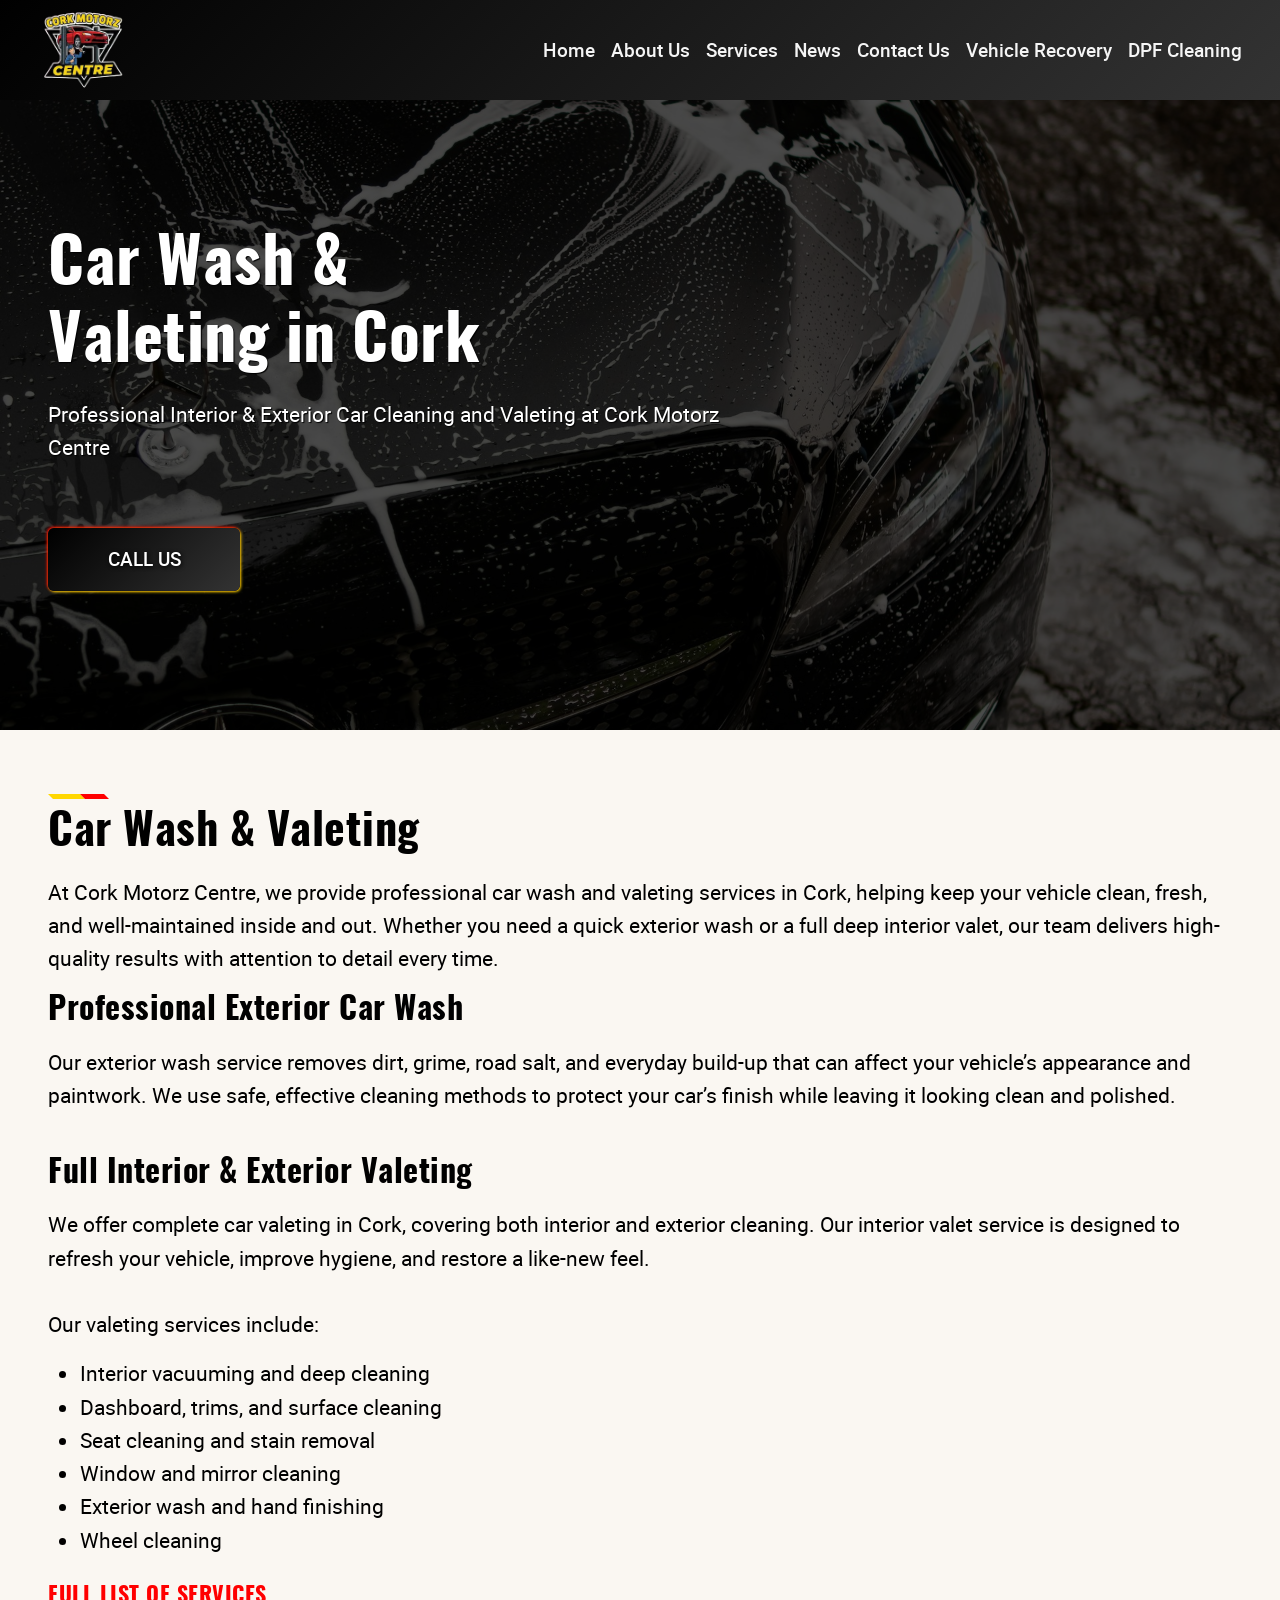
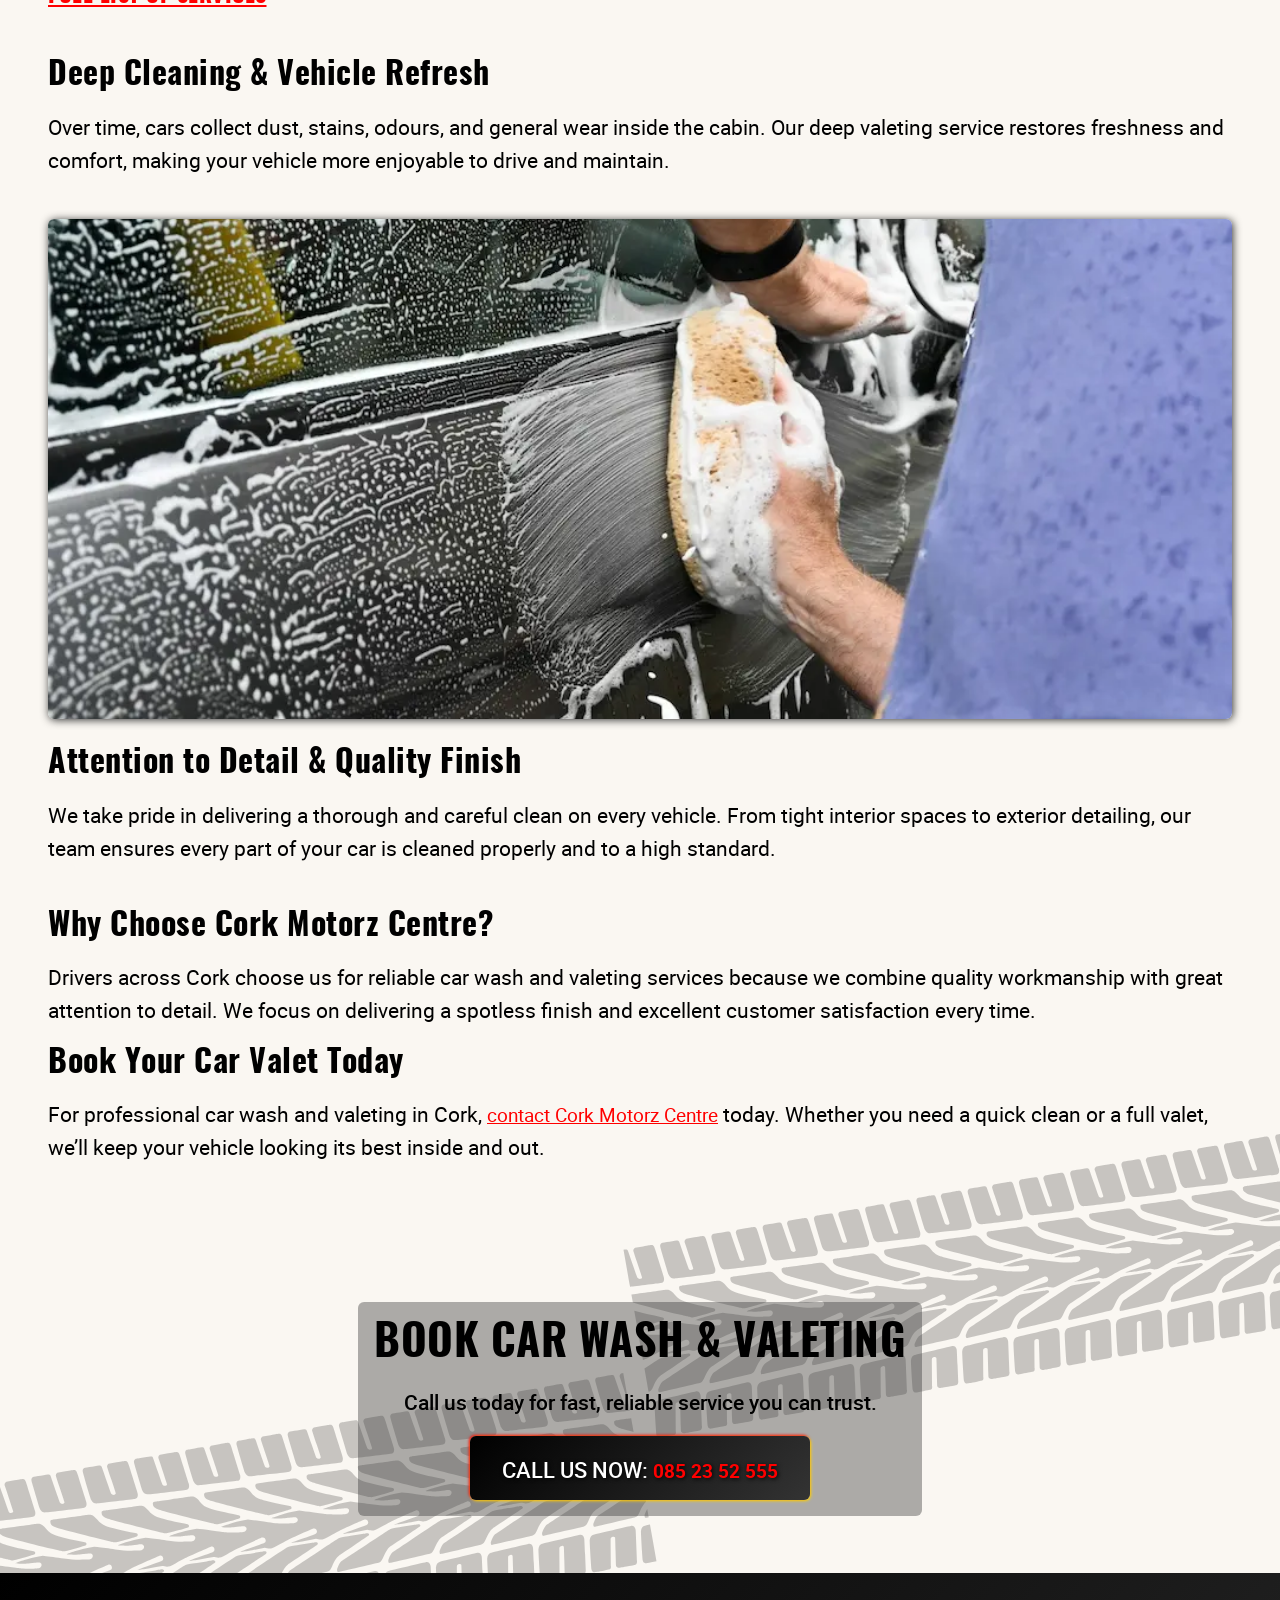
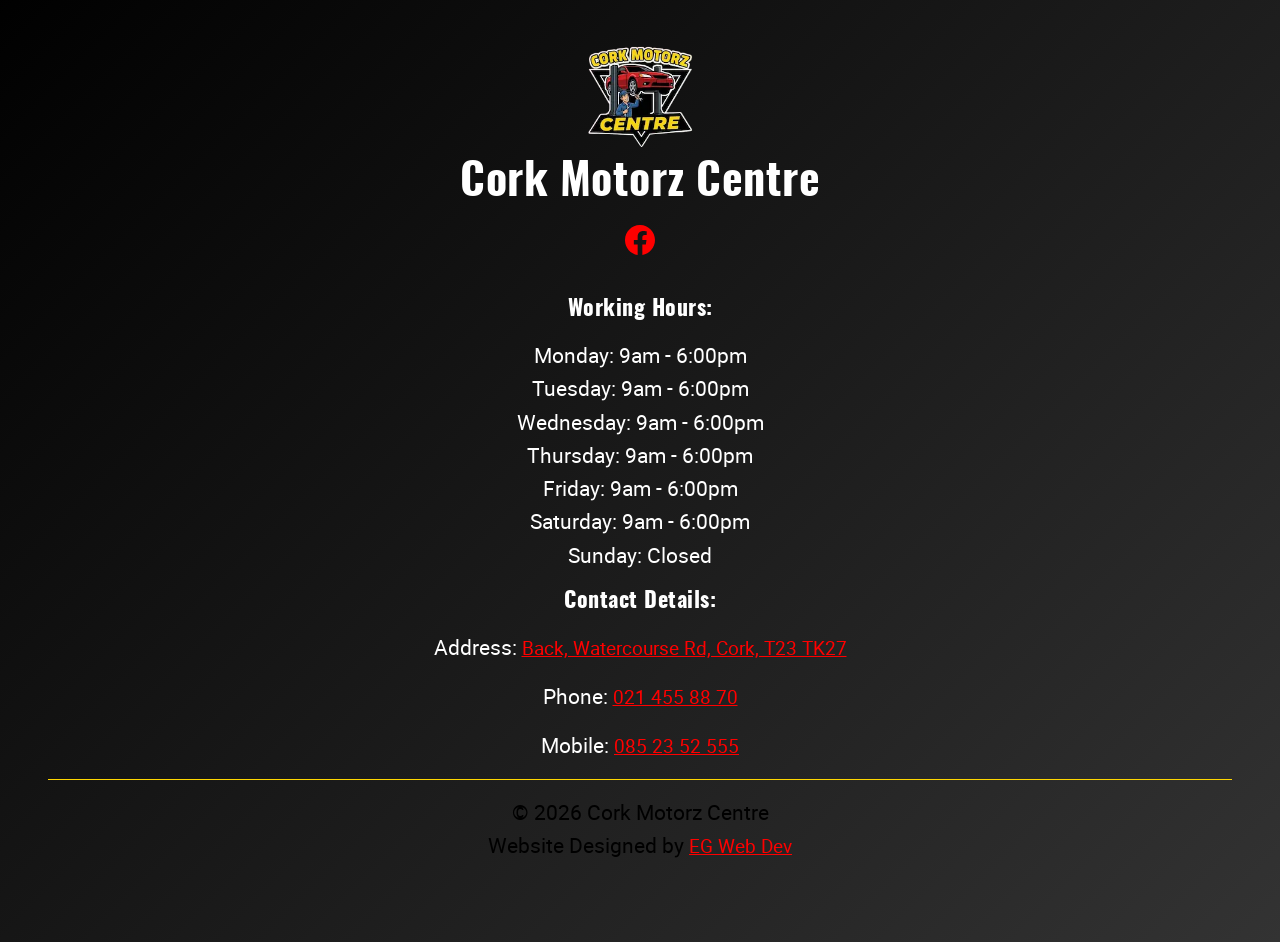
<file: service/car-wash.html>
<!DOCTYPE html>
<html lang="en">
    <head>
        <meta charset="UTF-8">
        <meta name="viewport" content="width=device-width, initial-scale=1, viewport-fit=cover"/>
        <meta name="description" content="Car wash and valeting in Cork at Cork Motorz Centre. Professional interior and exterior cleaning services to keep your vehicle fresh and spotless.">


        <!-- Open Graph / Social Preview -->
        <meta property="og:title" content="Cork Motorz Centre | Car Wash & Valeting">
        <meta property="og:description" content="Car wash and valeting in Cork at Cork Motorz Centre. Professional interior and exterior cleaning services to keep your vehicle fresh and spotless.">
        <meta property="og:image" content="">
        <meta property="og:url" content="">
        <meta property="og:type" content="website">

        <link rel="icon" type="image/x-icon" href="/assets/logos/cork-motorz-centre-logo.ico">

        <title>Cork Motorz Centre | Car Wash & Valeting</title>
        
        <link rel="stylesheet" href="/styles/style.css">
        <script src="/scripts/nav.js" defer></script>
        <script src="/scripts/fade-in.js" defer></script>
        
    </head>

    <body>
        <!--------------------------------------------------------------- HEADER/NAVIGATION -------------------------------------------------------------------------->
        <header class="site-nav">

            <div class="site-nav__container container">
                
                <a href="/index.html" class="site-nav__brand">
                    <img class="site-nav__logo" src="/assets/logos/cork-motorz-centre-logo.webp" alt="Example Logo">
                </a>

                <nav class="site-nav__links" id="primary-navigation" aria-label="Primary navigation">
                    <ul>
                        <li><a href="/index.html">Home</a></li>
                        <li><a href="/about.html">About Us</a></li>
                        <li><a href="/service/service.html">Services</a></li>
                        <li><a href="/news.html">News</a></li>
                        <li><a href="/contact.html">Contact Us</a></li>
                        <li><a href="/vehicle-recovery.html">Vehicle Recovery</a></li>
                        <li><a href="/dpf-cleaning.html">DPF Cleaning</a></li>
                    </ul>
                </nav>

                <button class="site-nav__toggle" aria-label="Toggle navigation" aria-controls="primary-navigation" aria-expanded="false"> 
                    <span></span>
                    <span></span>
                    <span></span>
                </button>

            </div>
            <div class="site-nav__overlay" aria-hidden="true"></div>
        
        </header>

        <main>

            <!--------------------------------------------------------------- HERO ------------------------------------------------------------------>
            <section class="hero-section section">
                <img src="/assets/images/card-6.jpg" alt="Cork Motorz Centre Hero Background Image">
                <div class="hero-overlay"></div>
                <div class="valet-hero container fade-in">
                    <h1>Car Wash & Valeting in Cork</h1>
                    <p>Professional Interior & Exterior Car Cleaning and Valeting at Cork Motorz Centre</p>
                    <a href="tel:0852352555" class="btn-primary">Call Us</a>
                </div>
            </section>

            <article class="maintenance-article section fade-in">
                <div class="container">
                    <div class="section-decor">
                        <span class="section-decor-yellow"></span>
                        <span class="section-decor-red"></span>
                    </div>
                    <h2>Car Wash & Valeting</h2>

                    <p>
                        At Cork Motorz Centre, we provide professional car wash and valeting services in Cork, helping keep your vehicle clean, fresh, and well-maintained inside and out. Whether you need a quick exterior wash or a full deep interior valet, our team delivers high-quality results with attention to detail every time.
                    </p>

                    <h3>Professional Exterior Car Wash</h3>

                    <p>
                        Our exterior wash service removes dirt, grime, road salt, and everyday build-up that can affect your vehicle’s appearance and paintwork. We use safe, effective cleaning methods to protect your car’s finish while leaving it looking clean and polished.
                    </p>

                    <br>

                    <h3>Full Interior & Exterior Valeting</h3>

                    <p>
                        We offer complete car valeting in Cork, covering both interior and exterior cleaning. Our interior valet service is designed to refresh your vehicle, improve hygiene, and restore a like-new feel.
                        <br><br>
                        Our valeting services include:
                    </p>

                    <ul>
                        <li>Interior vacuuming and deep cleaning</li>
                        <li>Dashboard, trims, and surface cleaning</li>
                        <li>Seat cleaning and stain removal</li>
                        <li>Window and mirror cleaning</li>
                        <li>Exterior wash and hand finishing</li>
                        <li>Wheel cleaning</li>
                    </ul>

                    <br>

                    <a href="/service.html"><h4>FULL LIST OF SERVICES</h4></a>

                    <br>

                    <h3>Deep Cleaning & Vehicle Refresh</h3>

                    <p>Over time, cars collect dust, stains, odours, and general wear inside the cabin. Our deep valeting service restores freshness and comfort, making your vehicle more enjoyable to drive and maintain.</p>

                    <br>

                    <img class="fade-in" src="/assets/images/car-valeting-img.webp" alt="Car Valeting Cork">

                    <br>

                    <h3>Attention to Detail & Quality Finish</h3>

                    <p>
                        We take pride in delivering a thorough and careful clean on every vehicle. From tight interior spaces to exterior detailing, our team ensures every part of your car is cleaned properly and to a high standard.
                    </p>

                    <br>

                    <h3>Why Choose Cork Motorz Centre?</h3>

                    <p>
                        Drivers across Cork choose us for reliable car wash and valeting services because we combine quality workmanship with great attention to detail. We focus on delivering a spotless finish and excellent customer satisfaction every time.
                    </p>

                    <h3>Book Your Car Valet Today</h3>

                    <p>
                        For professional car wash and valeting in Cork, <a href="tel:085 23 52 555">contact Cork Motorz Centre</a> today. Whether you need a quick clean or a full valet, we’ll keep your vehicle looking its best inside and out.
                    </p>
                </div>
            </article>

            <section class="cta section fade-in">
                <div class="banner-wrapper">
                    <img src="/assets/images/tire-tracks.svg" class="track track-top" alt="">
                    <img src="/assets/images/tire-tracks.svg" class="track track-bottom" alt="">

                    <div class="cta-content">
                        <h2>BOOK CAR WASH & VALETING</h2>
                        <p>Call us today for fast, reliable service you can trust.</p>
                        <div class="cta-button btn-primary">
                            <span>CALL US NOW:</span>
                            <a href="tel:085 23 52 555"><strong>085 23 52 555</strong></a>
                        </div>
                    </div>
                </div>
            </section>
        </main>

        <!-------------------------------------------------------------- FOOTER ---------------------------------------------------------------------------->
        <footer class="footer section fade-in">
            <div class="container">
                <div>
                    <img src="/assets/logos/cork-motorz-centre-logo.webp" alt="Cork Motorz Centre Logo">
                    <h2>Cork Motorz Centre</h2>
                    <div class="footer-socials">
                        <a href="https://www.facebook.com/p/Cork-Motorz-Centre-100063648090847/">
                            <svg xmlns="http://www.w3.org/2000/svg" fill="currentColor" class="bi bi-facebook" viewBox="0 0 16 16"><path d="M16 8.049c0-4.446-3.582-8.05-8-8.05C3.58 0-.002 3.603-.002 8.05c0 4.017 2.926 7.347 6.75 7.951v-5.625h-2.03V8.05H6.75V6.275c0-2.017 1.195-3.131 3.022-3.131.876 0 1.791.157 1.791.157v1.98h-1.009c-.993 0-1.303.621-1.303 1.258v1.51h2.218l-.354 2.326H9.25V16c3.824-.604 6.75-3.934 6.75-7.951"/></svg>
                        </a>
                    </div>
                </div>
                <div>
                    <h4>Working Hours:</h4>
                    <p>
                        <span>Monday:</span> 9am - 6:00pm <br>
                        <span>Tuesday:</span> 9am - 6:00pm <br>
                        <span>Wednesday:</span> 9am - 6:00pm <br>
                        <span>Thursday:</span> 9am - 6:00pm <br>
                        <span>Friday:</span> 9am - 6:00pm <br>
                        <span>Saturday:</span> 9am - 6:00pm <br>
                        <span>Sunday:</span> Closed
                    </p>
                </div>
                <div>
                    <h4>Contact Details:</h4>
                    <p>Address: <a href="https://maps.app.goo.gl/SgTDD4QANHRx9vL56">Back, Watercourse Rd, Cork, T23 TK27</a></p>
                    <p>Phone: <a href="tel:0214558870">021 455 88 70</a></p>
                    <p>Mobile: <a href="tel:0852352555">085 23 52 555</a></p>
                </div>
                <div class="footer-line"></div>
                <div class="footer-ps"><p> © 2026 Cork Motorz Centre <br>Website Designed by <a href="https://eg-webdev.com/">EG Web Dev</a></p></div>
            </div>
        </footer>
    </body>
</html>
</file>
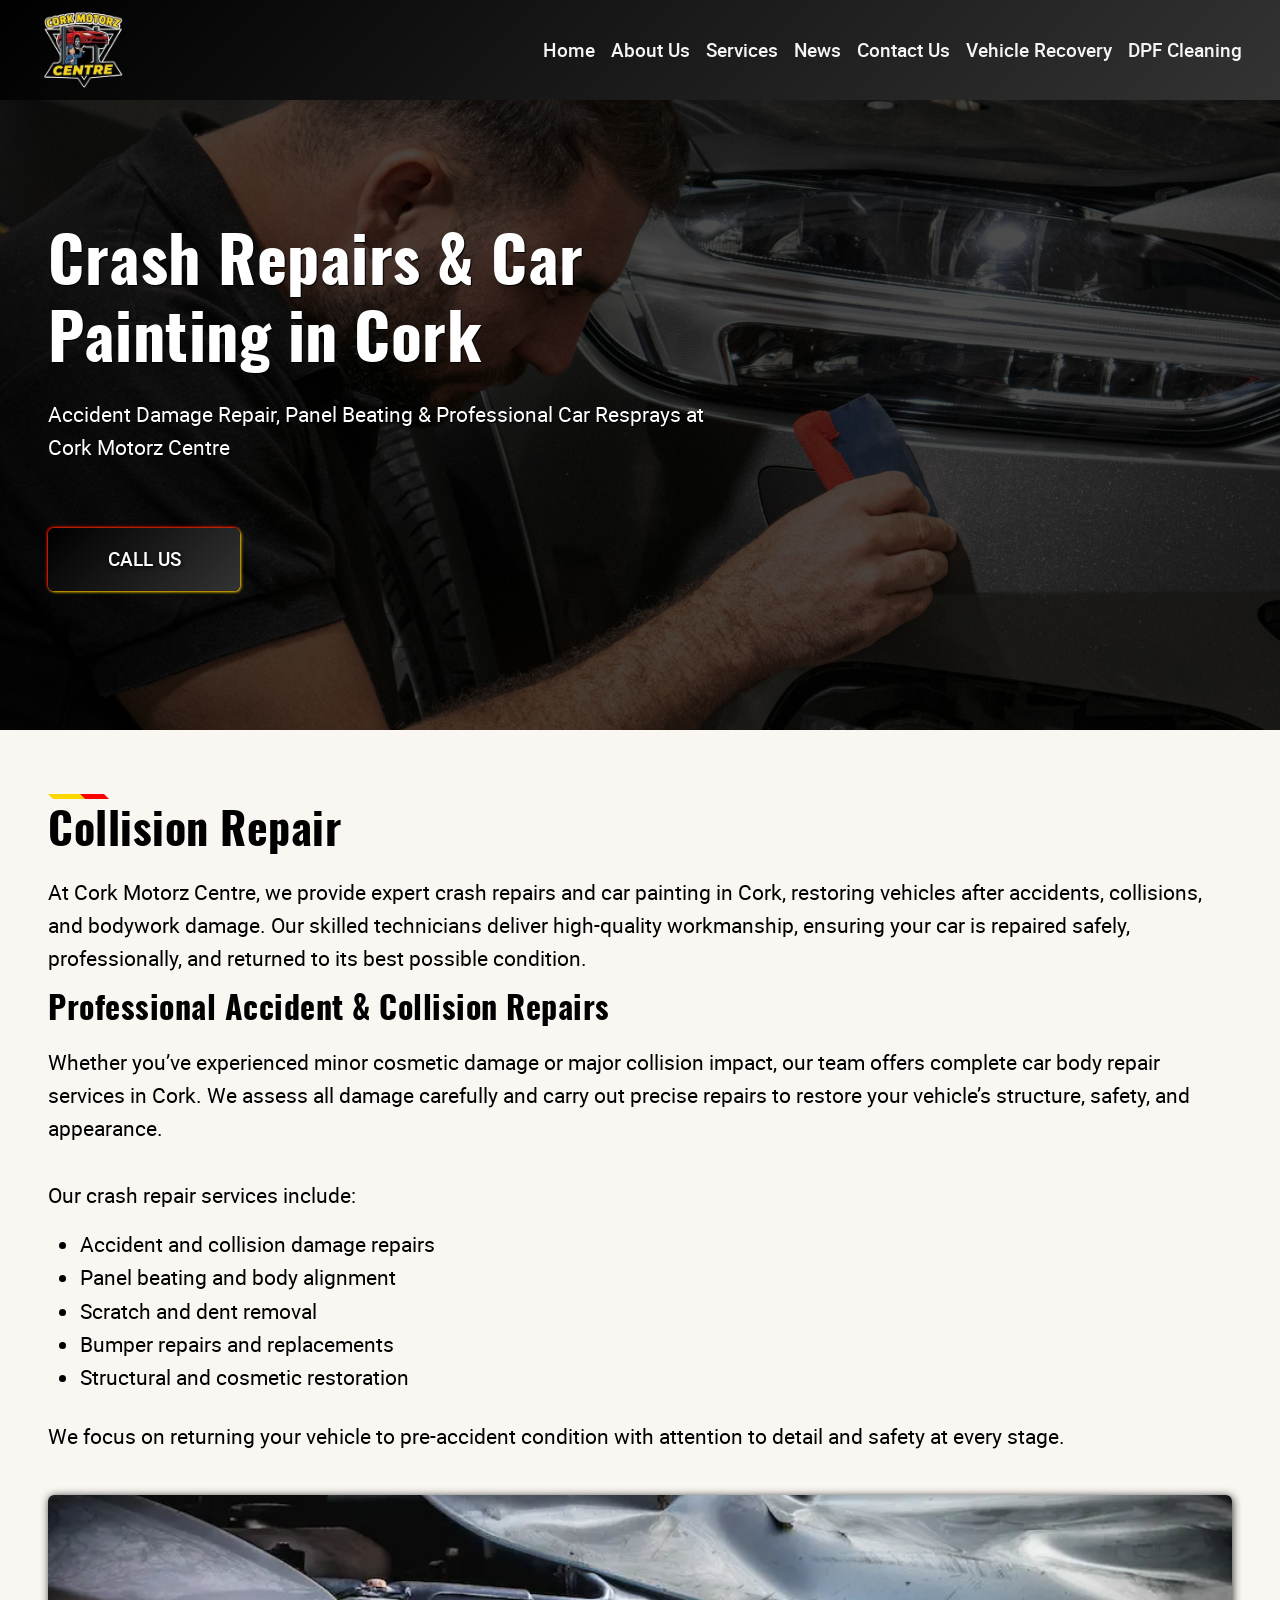
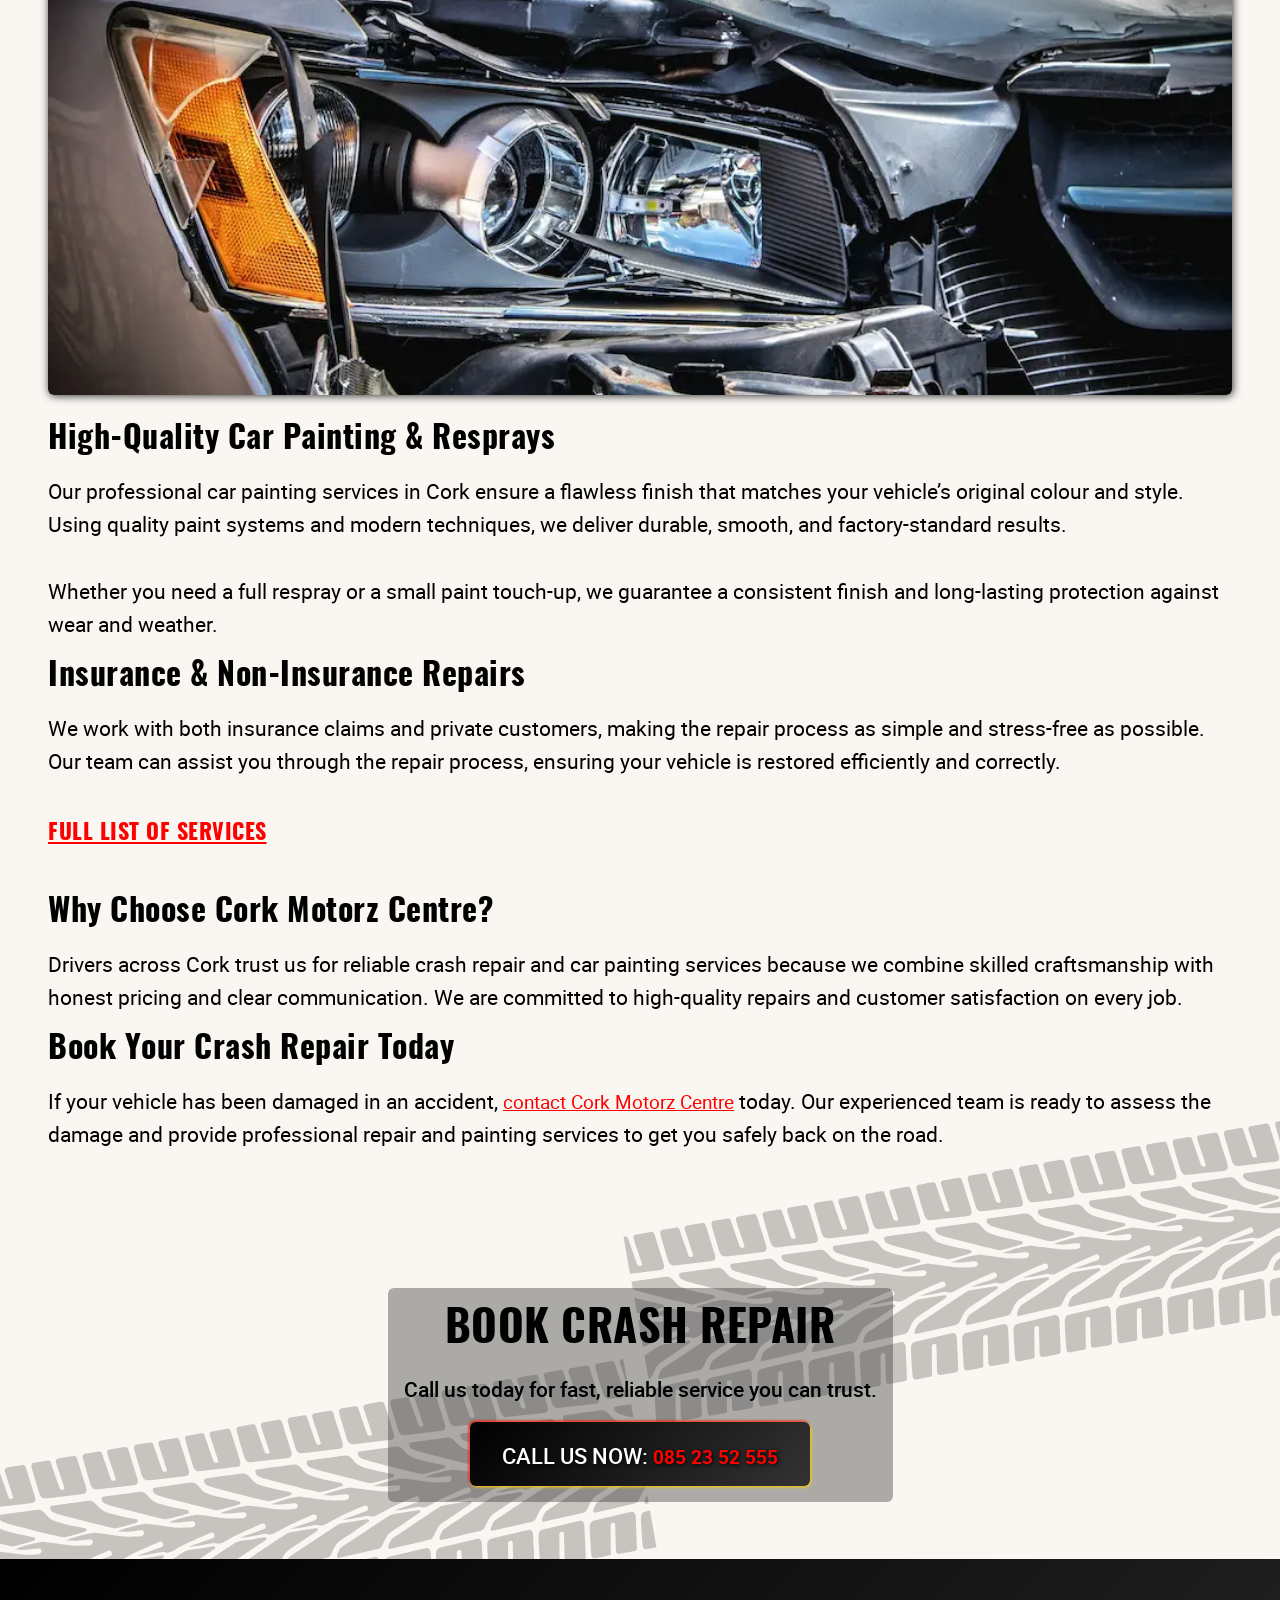
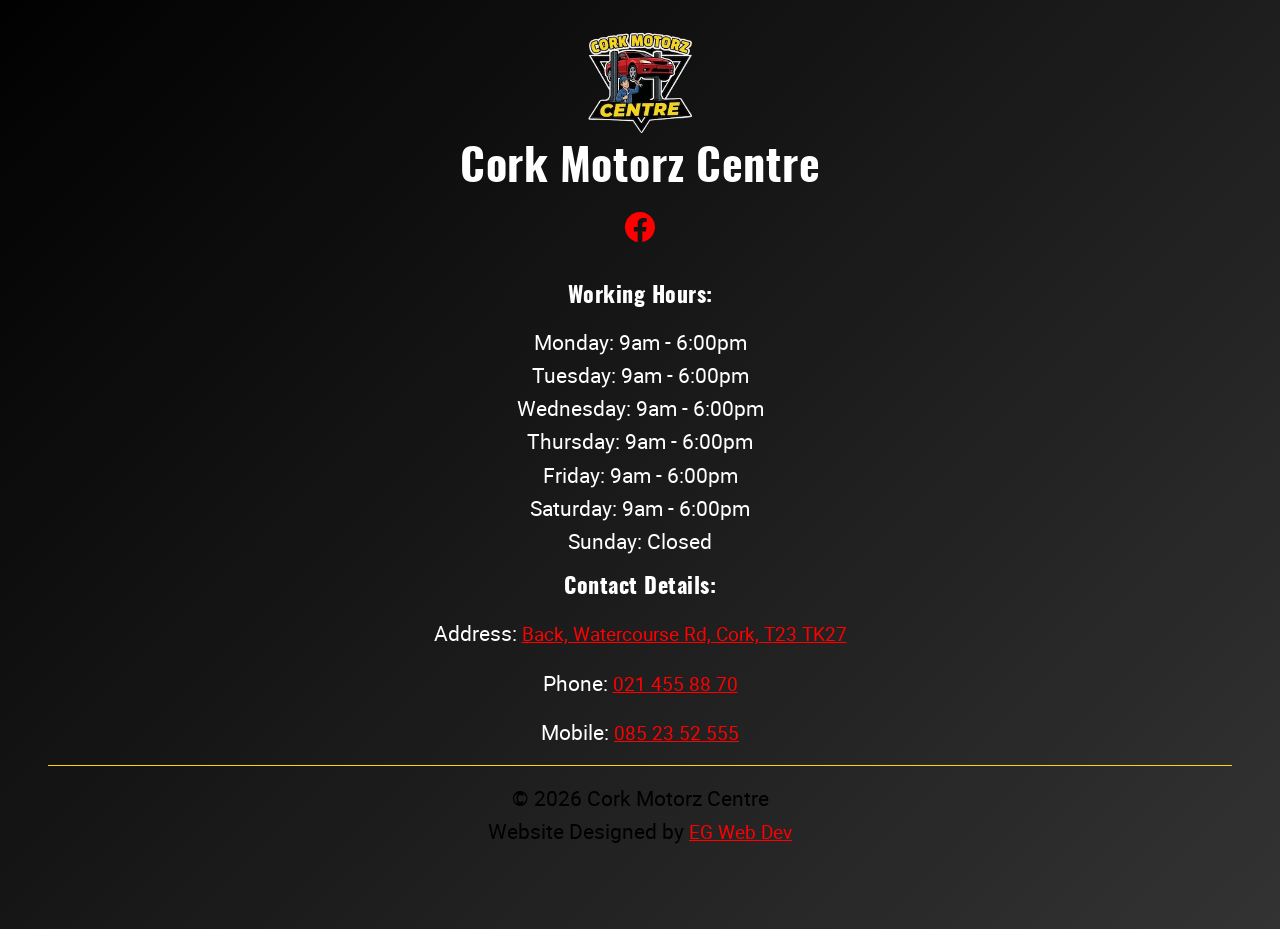
<file: service/crash-repairs.html>
<!DOCTYPE html>
<html lang="en">
    <head>
        <meta charset="UTF-8">
        <meta name="viewport" content="width=device-width, initial-scale=1, viewport-fit=cover"/>
        <meta name="description" content="Crash repairs and car painting in Cork at Cork Motorz Centre. Expert accident repairs, panel beating, and professional vehicle resprays.">


        <!-- Open Graph / Social Preview -->
        <meta property="og:title" content="Cork Motorz Centre | Crash Repairs">
        <meta property="og:description" content="Crash repairs and car painting in Cork at Cork Motorz Centre. Expert accident repairs, panel beating, and professional vehicle resprays.">
        <meta property="og:image" content="">
        <meta property="og:url" content="">
        <meta property="og:type" content="website">

        <link rel="icon" type="image/x-icon" href="/assets/logos/cork-motorz-centre-logo.ico">

        <title>Cork Motorz Centre | Crash Repairs</title>
        
        <link rel="stylesheet" href="/styles/style.css">
        <script src="/scripts/nav.js" defer></script>
        <script src="/scripts/fade-in.js" defer></script>
        
    </head>

    <body>
        <!--------------------------------------------------------------- HEADER/NAVIGATION -------------------------------------------------------------------------->
        <header class="site-nav">

            <div class="site-nav__container container">
                
                <a href="/index.html" class="site-nav__brand">
                    <img class="site-nav__logo" src="/assets/logos/cork-motorz-centre-logo.webp" alt="Example Logo">
                </a>

                <nav class="site-nav__links" id="primary-navigation" aria-label="Primary navigation">
                    <ul>
                        <li><a href="/index.html">Home</a></li>
                        <li><a href="/about.html">About Us</a></li>
                        <li><a href="/service/service.html">Services</a></li>
                        <li><a href="/news.html">News</a></li>
                        <li><a href="/contact.html">Contact Us</a></li>
                        <li><a href="/vehicle-recovery.html">Vehicle Recovery</a></li>
                        <li><a href="/dpf-cleaning.html">DPF Cleaning</a></li>
                    </ul>
                </nav>

                <button class="site-nav__toggle" aria-label="Toggle navigation" aria-controls="primary-navigation" aria-expanded="false"> 
                    <span></span>
                    <span></span>
                    <span></span>
                </button>

            </div>
            <div class="site-nav__overlay" aria-hidden="true"></div>
        
        </header>

        <main>

            <!--------------------------------------------------------------- HERO ------------------------------------------------------------------>
            <section class="hero-section section">
                <img src="/assets/images/card-5.jpg" alt="Cork Motorz Centre Hero Background Image">
                <div class="hero-overlay"></div>
                <div class="crash-hero container fade-in">
                    <h1>Crash Repairs & Car Painting in Cork</h1>
                    <p>Accident Damage Repair, Panel Beating & Professional Car Resprays at Cork Motorz Centre</p>
                    <a href="tel:0852352555" class="btn-primary">Call Us</a>
                </div>
            </section>

            <article class="maintenance-article section fade-in">
                <div class="container">
                    <div class="section-decor">
                        <span class="section-decor-yellow"></span>
                        <span class="section-decor-red"></span>
                    </div>
                    <h2>Collision Repair</h2>

                    <p>
                        At Cork Motorz Centre, we provide expert crash repairs and car painting in Cork, restoring vehicles after accidents, collisions, and bodywork damage. Our skilled technicians deliver high-quality workmanship, ensuring your car is repaired safely, professionally, and returned to its best possible condition.
                    </p>

                    <h3>Professional Accident & Collision Repairs</h3>

                    <p>
                        Whether you’ve experienced minor cosmetic damage or major collision impact, our team offers complete car body repair services in Cork. We assess all damage carefully and carry out precise repairs to restore your vehicle’s structure, safety, and appearance.
                        <br><br>
                        Our crash repair services include:
                    </p>

                     <ul>
                        <li>Accident and collision damage repairs</li>
                        <li>Panel beating and body alignment</li>
                        <li>Scratch and dent removal</li>
                        <li>Bumper repairs and replacements</li>
                        <li>Structural and cosmetic restoration</li>
                    </ul>

                    <br>

                    <p>We focus on returning your vehicle to pre-accident condition with attention to detail and safety at every stage.</p>

                    <br>

                    <img class="fade-in" src="/assets/images/crash-repair-img.webp" alt="Check engine light">

                    <br>

                    <h3>High-Quality Car Painting & Resprays</h3>

                    <p>
                        Our professional car painting services in Cork ensure a flawless finish that matches your vehicle’s original colour and style. Using quality paint systems and modern techniques, we deliver durable, smooth, and factory-standard results.
                        <br><br>
                        Whether you need a full respray or a small paint touch-up, we guarantee a consistent finish and long-lasting protection against wear and weather.
                    </p>

                   <h3>Insurance & Non-Insurance Repairs</h3>

                   <p>
                        We work with both insurance claims and private customers, making the repair process as simple and stress-free as possible. Our team can assist you through the repair process, ensuring your vehicle is restored efficiently and correctly.
                   </p>

                    <br>

                    <a href="/service.html"><h4>FULL LIST OF SERVICES</h4></a>


                    <br>

                    <h3>Why Choose Cork Motorz Centre?</h3>

                    <p>
                        Drivers across Cork trust us for reliable crash repair and car painting services because we combine skilled craftsmanship with honest pricing and clear communication. We are committed to high-quality repairs and customer satisfaction on every job.
                    </p>

                    <h3>Book Your Crash Repair Today</h3>

                    <p>
                        If your vehicle has been damaged in an accident, <a href="tel:085 23 52 555">contact Cork Motorz Centre</a> today. Our experienced team is ready to assess the damage and provide professional repair and painting services to get you safely back on the road.
                    </p>
                </div>
            </article>

            <section class="cta section fade-in">
                <div class="banner-wrapper">
                    <img src="/assets/images/tire-tracks.svg" class="track track-top" alt="">
                    <img src="/assets/images/tire-tracks.svg" class="track track-bottom" alt="">

                    <div class="cta-content">
                        <h2>BOOK CRASH REPAIR</h2>
                        <p>Call us today for fast, reliable service you can trust.</p>
                        <div class="cta-button btn-primary">
                            <span>CALL US NOW:</span>
                            <a href="tel:085 23 52 555"><strong>085 23 52 555</strong></a>
                        </div>
                    </div>
                </div>
            </section>
        </main>

        <!-------------------------------------------------------------- FOOTER ---------------------------------------------------------------------------->
        <footer class="footer section fade-in">
            <div class="container">
                <div>
                    <img src="/assets/logos/cork-motorz-centre-logo.webp" alt="Cork Motorz Centre Logo">
                    <h2>Cork Motorz Centre</h2>
                    <div class="footer-socials">
                        <a href="https://www.facebook.com/p/Cork-Motorz-Centre-100063648090847/">
                            <svg xmlns="http://www.w3.org/2000/svg" fill="currentColor" class="bi bi-facebook" viewBox="0 0 16 16"><path d="M16 8.049c0-4.446-3.582-8.05-8-8.05C3.58 0-.002 3.603-.002 8.05c0 4.017 2.926 7.347 6.75 7.951v-5.625h-2.03V8.05H6.75V6.275c0-2.017 1.195-3.131 3.022-3.131.876 0 1.791.157 1.791.157v1.98h-1.009c-.993 0-1.303.621-1.303 1.258v1.51h2.218l-.354 2.326H9.25V16c3.824-.604 6.75-3.934 6.75-7.951"/></svg>
                        </a>
                    </div>
                </div>
                <div>
                    <h4>Working Hours:</h4>
                    <p>
                        <span>Monday:</span> 9am - 6:00pm <br>
                        <span>Tuesday:</span> 9am - 6:00pm <br>
                        <span>Wednesday:</span> 9am - 6:00pm <br>
                        <span>Thursday:</span> 9am - 6:00pm <br>
                        <span>Friday:</span> 9am - 6:00pm <br>
                        <span>Saturday:</span> 9am - 6:00pm <br>
                        <span>Sunday:</span> Closed
                    </p>
                </div>
                <div>
                    <h4>Contact Details:</h4>
                    <p>Address: <a href="https://maps.app.goo.gl/SgTDD4QANHRx9vL56">Back, Watercourse Rd, Cork, T23 TK27</a></p>
                    <p>Phone: <a href="tel:0214558870">021 455 88 70</a></p>
                    <p>Mobile: <a href="tel:0852352555">085 23 52 555</a></p>
                </div>
                <div class="footer-line"></div>
                <div class="footer-ps"><p> © 2026 Cork Motorz Centre <br>Website Designed by <a href="https://eg-webdev.com/">EG Web Dev</a></p></div>
            </div>
        </footer>
    </body>
</html>
</file>
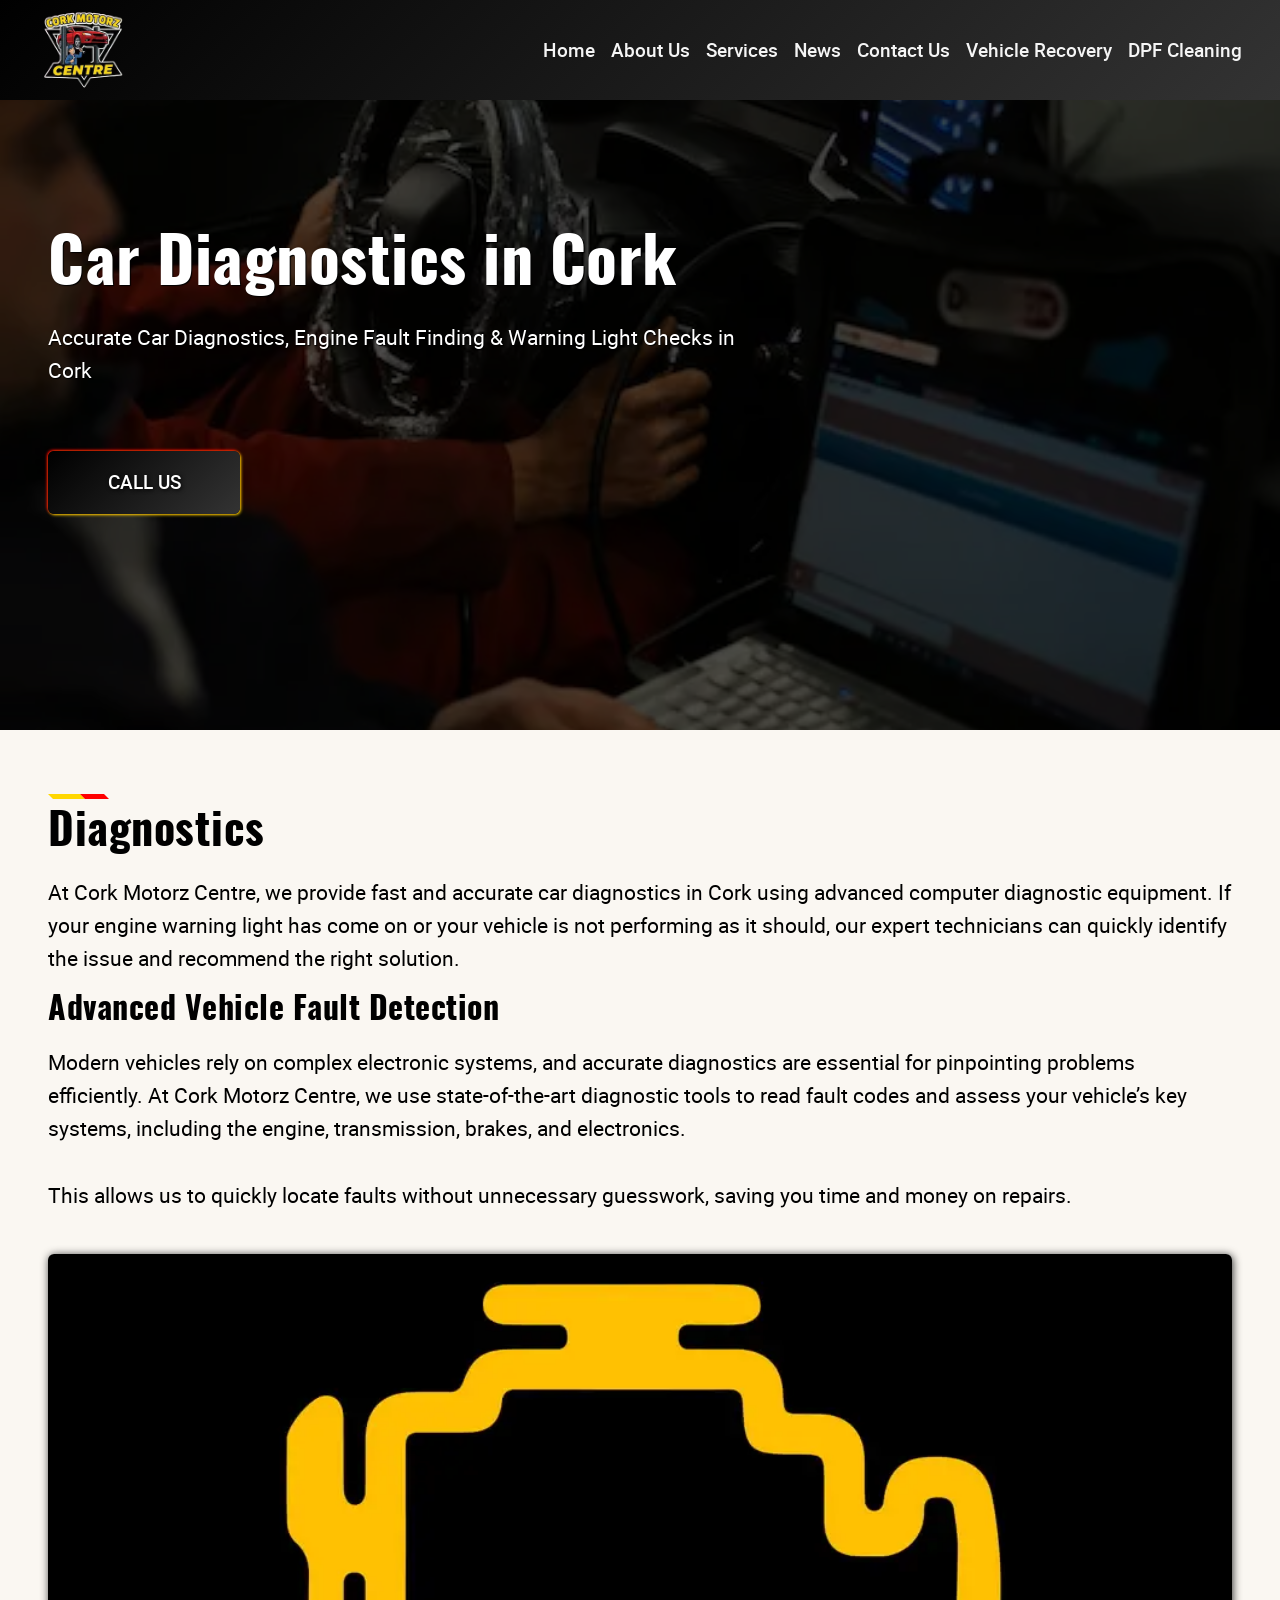
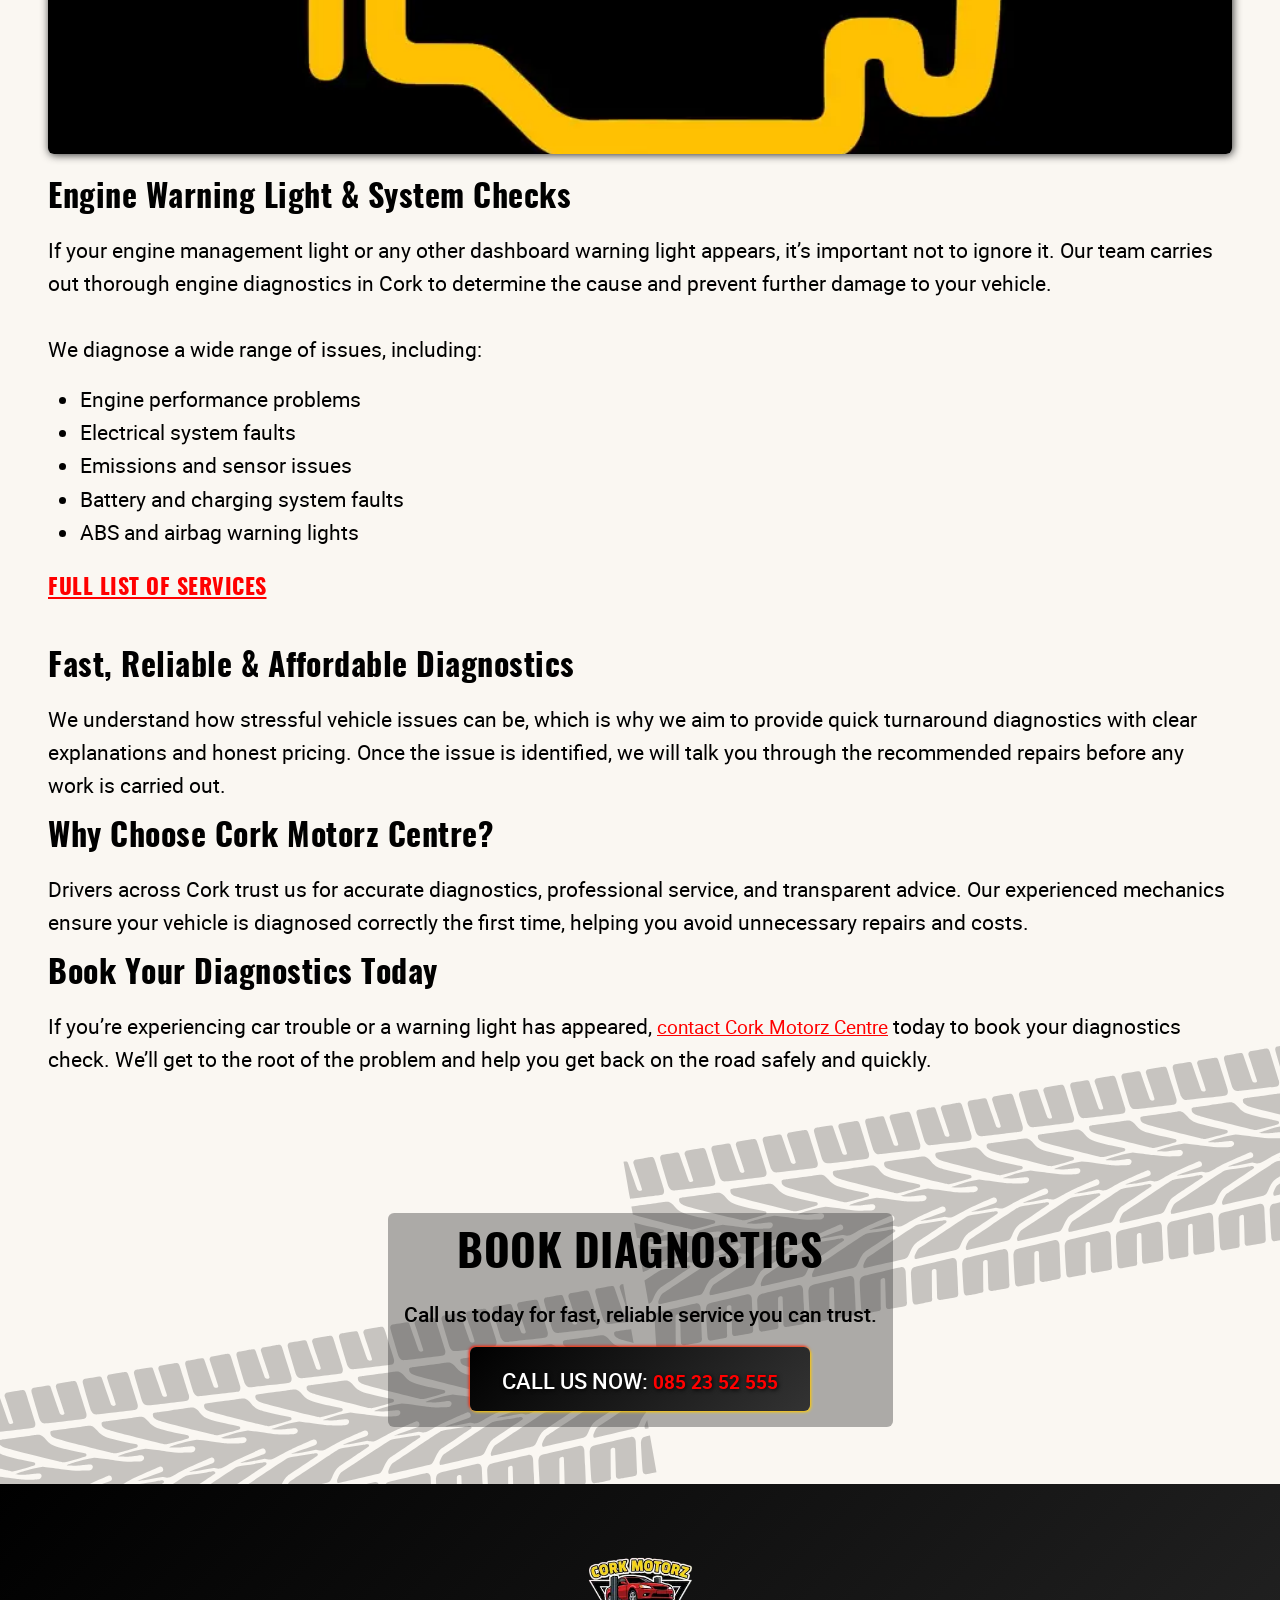
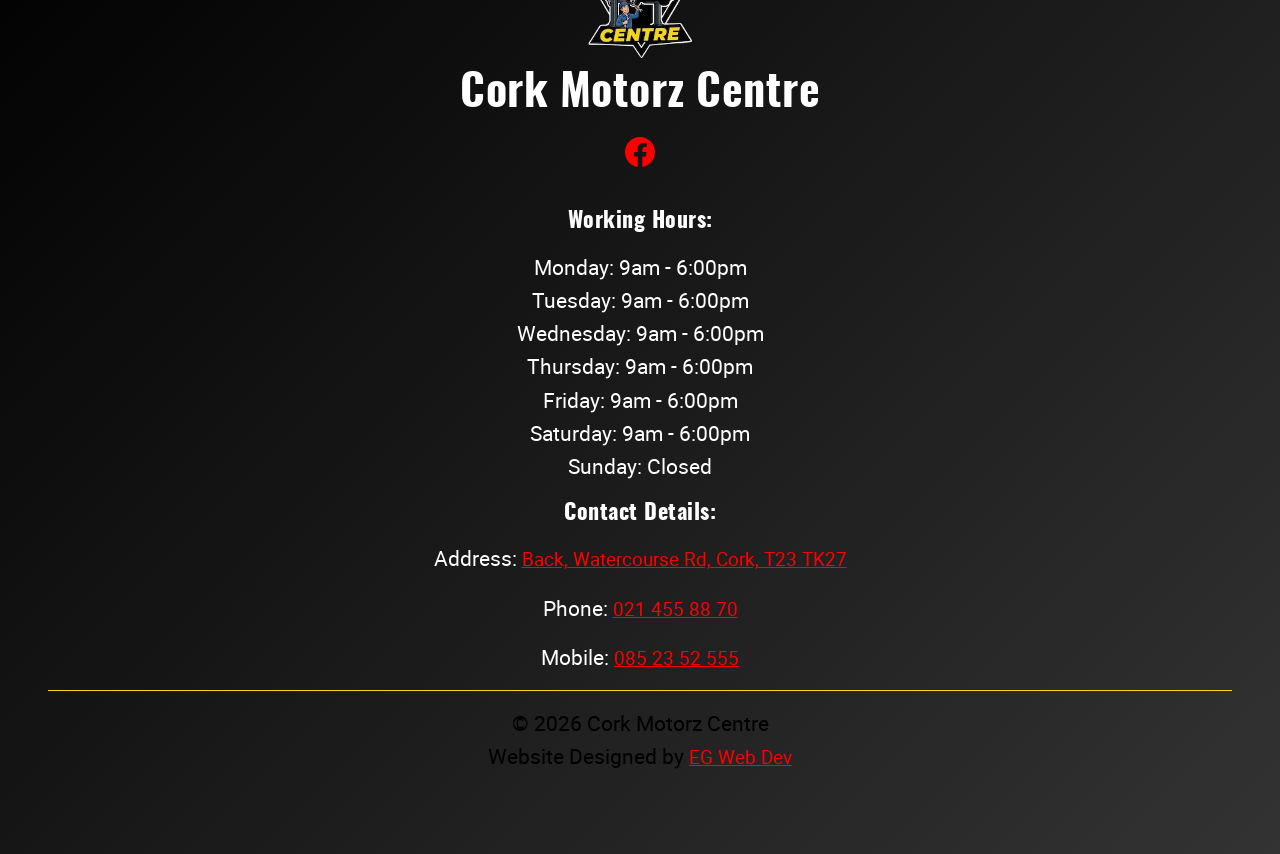
<file: service/diagnostics.html>
<!DOCTYPE html>
<html lang="en">
    <head>
        <meta charset="UTF-8">
        <meta name="viewport" content="width=device-width, initial-scale=1, viewport-fit=cover"/>
        <meta name="description" content="Car diagnostics in Cork at Cork Motorz Centre. Advanced fault finding, engine diagnostics, and warning light checks for all makes and models.">


        <!-- Open Graph / Social Preview -->
        <meta property="og:title" content="Cork Motorz Centre | Diagnostics">
        <meta property="og:description" content="Car diagnostics in Cork at Cork Motorz Centre. Advanced fault finding, engine diagnostics, and warning light checks for all makes and models.">
        <meta property="og:image" content="">
        <meta property="og:url" content="">
        <meta property="og:type" content="website">

        <link rel="icon" type="image/x-icon" href="/assets/logos/cork-motorz-centre-logo.ico">

        <title>Cork Motorz Centre | Diagnostics</title>
        
        <link rel="stylesheet" href="/styles/style.css">
        <script src="/scripts/nav.js" defer></script>
        <script src="/scripts/fade-in.js" defer></script>
        
    </head>

    <body>
        <!--------------------------------------------------------------- HEADER/NAVIGATION -------------------------------------------------------------------------->
        <header class="site-nav">

            <div class="site-nav__container container">
                
                <a href="/index.html" class="site-nav__brand">
                    <img class="site-nav__logo" src="/assets/logos/cork-motorz-centre-logo.webp" alt="Example Logo">
                </a>

                <nav class="site-nav__links" id="primary-navigation" aria-label="Primary navigation">
                    <ul>
                        <li><a href="/index.html">Home</a></li>
                        <li><a href="/about.html">About Us</a></li>
                        <li><a href="/service/service.html">Services</a></li>
                        <li><a href="/news.html">News</a></li>
                        <li><a href="/contact.html">Contact Us</a></li>
                        <li><a href="/vehicle-recovery.html">Vehicle Recovery</a></li>
                        <li><a href="/dpf-cleaning.html">DPF Cleaning</a></li>
                    </ul>
                </nav>

                <button class="site-nav__toggle" aria-label="Toggle navigation" aria-controls="primary-navigation" aria-expanded="false"> 
                    <span></span>
                    <span></span>
                    <span></span>
                </button>

            </div>
            <div class="site-nav__overlay" aria-hidden="true"></div>
        
        </header>

        <main>

            <!--------------------------------------------------------------- HERO ------------------------------------------------------------------>
            <section class="hero-section section ">
                <img src="/assets/images/diagnostics.webp" alt="Cork Motorz Centre Hero Background Image">
                <div class="hero-overlay"></div>
                <div class="diagnostics-hero container fade-in">
                    <h1>Car Diagnostics in Cork</h1>
                    <p>Accurate Car Diagnostics, Engine Fault Finding & Warning Light Checks in Cork</p>
                    <a href="tel:0852352555" class="btn-primary">Call Us</a>
                </div>
            </section>

            <article class="maintenance-article section fade-in">
                <div class="container">
                    <div class="section-decor">
                        <span class="section-decor-yellow"></span>
                        <span class="section-decor-red"></span>
                    </div>
                    <h2>Diagnostics</h2>

                    <p>
                        At Cork Motorz Centre, we provide fast and accurate car diagnostics in Cork using advanced computer diagnostic equipment. If your engine warning light has come on or your vehicle is not performing as it should, our expert technicians can quickly identify the issue and recommend the right solution.
                    </p>

                    <h3>Advanced Vehicle Fault Detection</h3>

                    <p>
                        Modern vehicles rely on complex electronic systems, and accurate diagnostics are essential for pinpointing problems efficiently. At Cork Motorz Centre, we use state-of-the-art diagnostic tools to read fault codes and assess your vehicle’s key systems, including the engine, transmission, brakes, and electronics.
                        <br><br>
                        This allows us to quickly locate faults without unnecessary guesswork, saving you time and money on repairs.
                    </p>

                    <br>

                    <img class="fade-in" src="/assets/images/check-engine-light.webp" alt="Check engine light">

                    <br>

                    <h3>Engine Warning Light & System Checks</h3>

                    <p>
                        If your engine management light or any other dashboard warning light appears, it’s important not to ignore it. Our team carries out thorough engine diagnostics in Cork to determine the cause and prevent further damage to your vehicle.
                        <br><br>
                        We diagnose a wide range of issues, including:
                    </p>

                    <ul>
                        <li>Engine performance problems</li>
                        <li>Electrical system faults</li>
                        <li>Emissions and sensor issues</li>
                        <li>Battery and charging system faults</li>
                        <li>ABS and airbag warning lights</li>
                    </ul>

                    <br>

                    <a href="/service.html"><h4>FULL LIST OF SERVICES</h4></a>


                    <br>

                    <h3>Fast, Reliable & Affordable Diagnostics</h3>

                    <p>
                        We understand how stressful vehicle issues can be, which is why we aim to provide quick turnaround diagnostics with clear explanations and honest pricing. Once the issue is identified, we will talk you through the recommended repairs before any work is carried out.
                    </p>

                    <h3>Why Choose Cork Motorz Centre?</h3>

                    <p>
                        Drivers across Cork trust us for accurate diagnostics, professional service, and transparent advice. Our experienced mechanics ensure your vehicle is diagnosed correctly the first time, helping you avoid unnecessary repairs and costs.
                    </p>

                    <h3>Book Your Diagnostics Today</h3>

                    <p>
                        If you’re experiencing car trouble or a warning light has appeared, <a href="tel:085 23 52 555">contact Cork Motorz Centre</a> today to book your diagnostics check. We’ll get to the root of the problem and help you get back on the road safely and quickly.
                    </p>
                </div>
            </article>

            <section class="cta section fade-in">
                <div class="banner-wrapper">
                    <img src="/assets/images/tire-tracks.svg" class="track track-top" alt="">
                    <img src="/assets/images/tire-tracks.svg" class="track track-bottom" alt="">

                    <div class="cta-content">
                        <h2>BOOK DIAGNOSTICS</h2>
                        <p>Call us today for fast, reliable service you can trust.</p>
                        <div class="cta-button btn-primary">
                            <span>CALL US NOW:</span>
                            <a href="tel:085 23 52 555"><strong>085 23 52 555</strong></a>
                        </div>
                    </div>
                </div>
            </section>
        </main>

        <!-------------------------------------------------------------- FOOTER ---------------------------------------------------------------------------->
        <footer class="footer section fade-in">
            <div class="container">
                <div>
                    <img src="/assets/logos/cork-motorz-centre-logo.webp" alt="Cork Motorz Centre Logo">
                    <h2>Cork Motorz Centre</h2>
                    <div class="footer-socials">
                        <a href="https://www.facebook.com/p/Cork-Motorz-Centre-100063648090847/">
                            <svg xmlns="http://www.w3.org/2000/svg" fill="currentColor" class="bi bi-facebook" viewBox="0 0 16 16"><path d="M16 8.049c0-4.446-3.582-8.05-8-8.05C3.58 0-.002 3.603-.002 8.05c0 4.017 2.926 7.347 6.75 7.951v-5.625h-2.03V8.05H6.75V6.275c0-2.017 1.195-3.131 3.022-3.131.876 0 1.791.157 1.791.157v1.98h-1.009c-.993 0-1.303.621-1.303 1.258v1.51h2.218l-.354 2.326H9.25V16c3.824-.604 6.75-3.934 6.75-7.951"/></svg>
                        </a>
                    </div>
                </div>
                <div>
                    <h4>Working Hours:</h4>
                    <p>
                        <span>Monday:</span> 9am - 6:00pm <br>
                        <span>Tuesday:</span> 9am - 6:00pm <br>
                        <span>Wednesday:</span> 9am - 6:00pm <br>
                        <span>Thursday:</span> 9am - 6:00pm <br>
                        <span>Friday:</span> 9am - 6:00pm <br>
                        <span>Saturday:</span> 9am - 6:00pm <br>
                        <span>Sunday:</span> Closed
                    </p>
                </div>
                <div>
                    <h4>Contact Details:</h4>
                    <p>Address: <a href="https://maps.app.goo.gl/SgTDD4QANHRx9vL56">Back, Watercourse Rd, Cork, T23 TK27</a></p>
                    <p>Phone: <a href="tel:0214558870">021 455 88 70</a></p>
                    <p>Mobile: <a href="tel:0852352555">085 23 52 555</a></p>
                </div>
                <div class="footer-line"></div>
                <div class="footer-ps"><p> © 2026 Cork Motorz Centre <br>Website Designed by <a href="https://eg-webdev.com/">EG Web Dev</a></p></div>
            </div>
        </footer>
    </body>
</html>
</file>
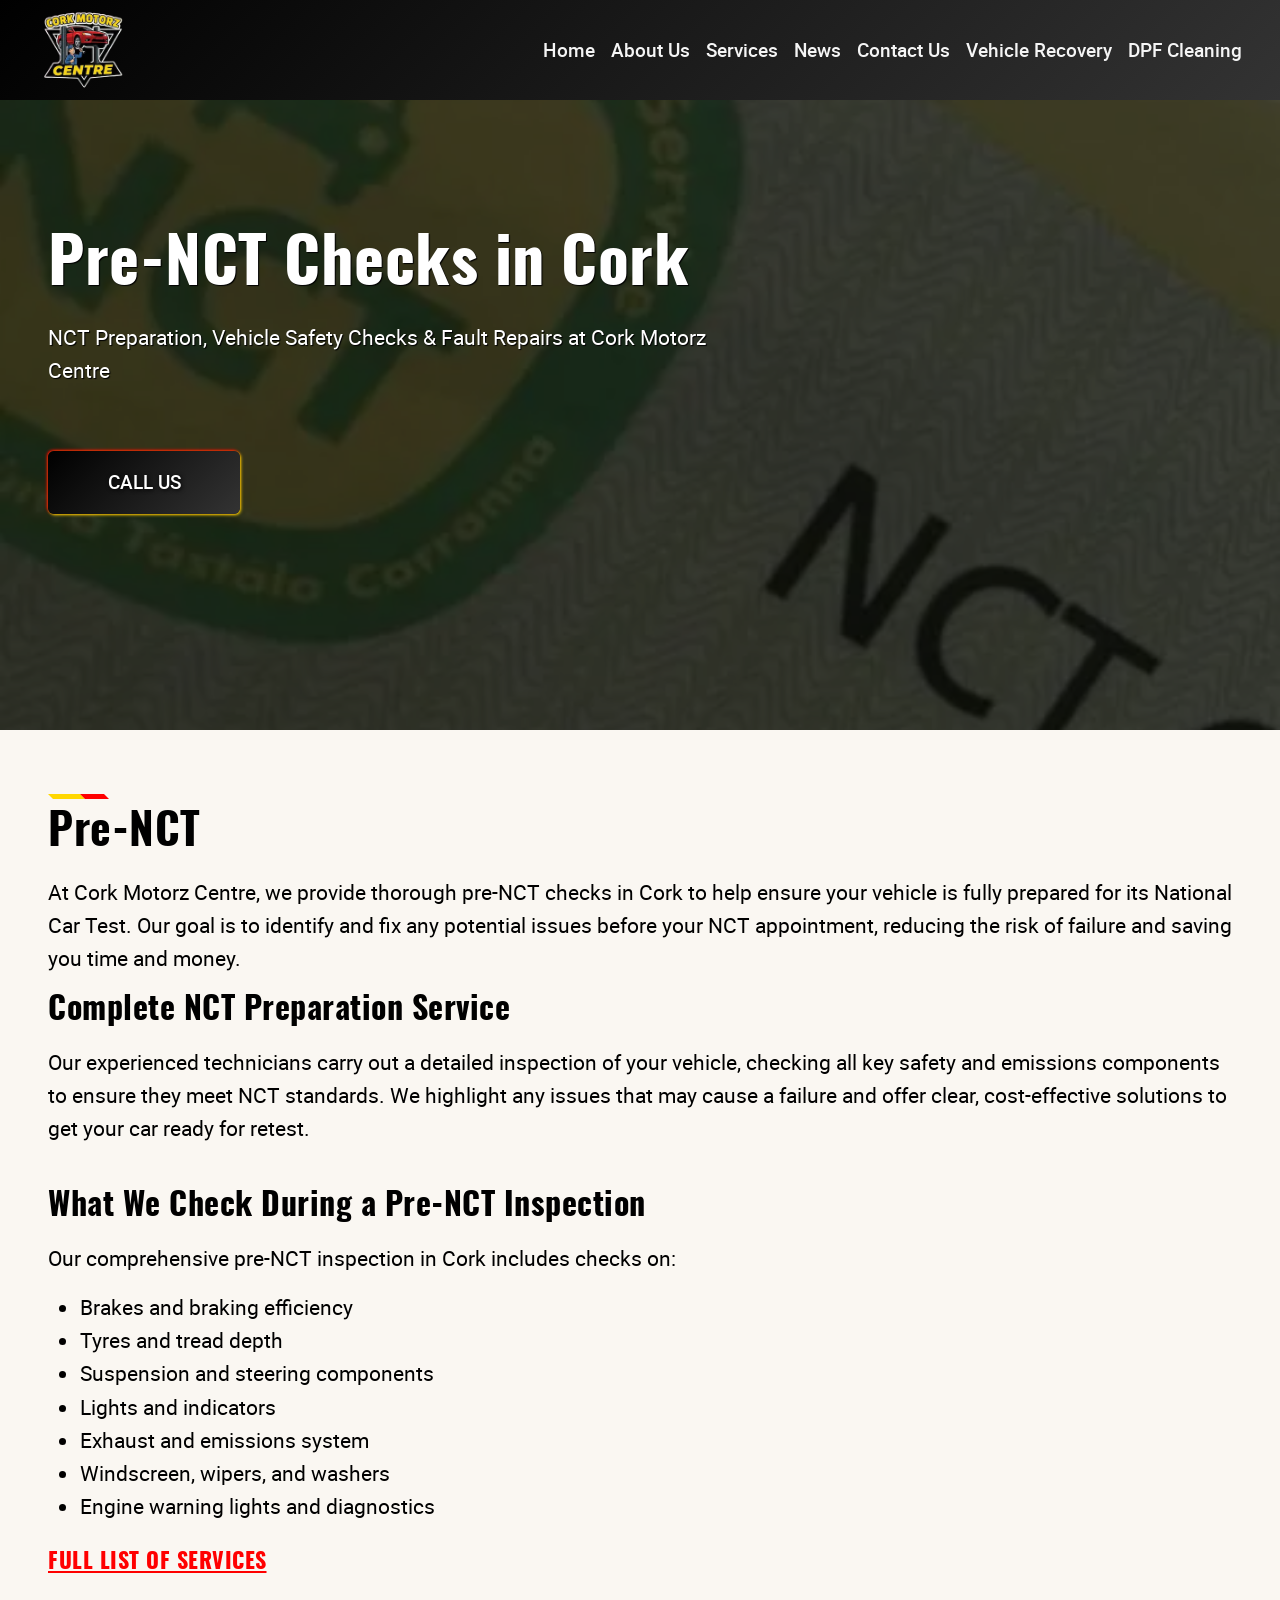
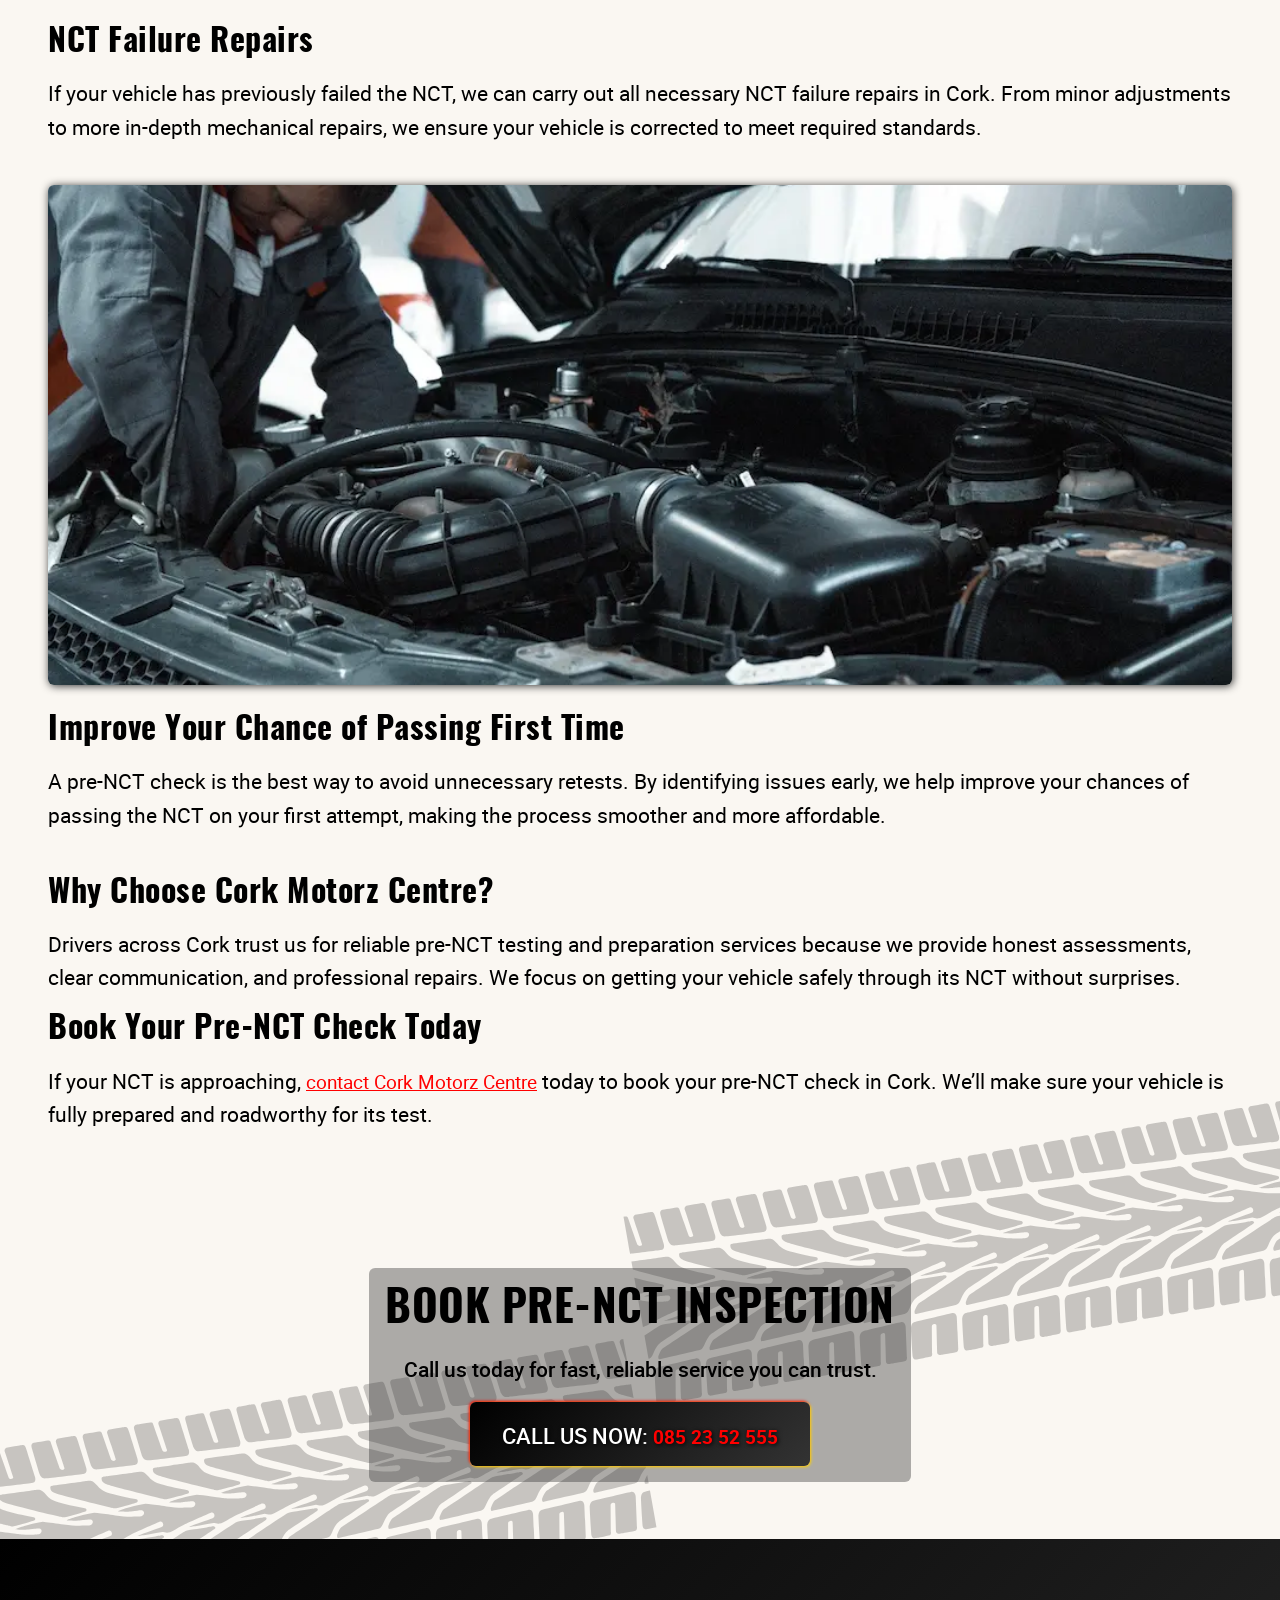
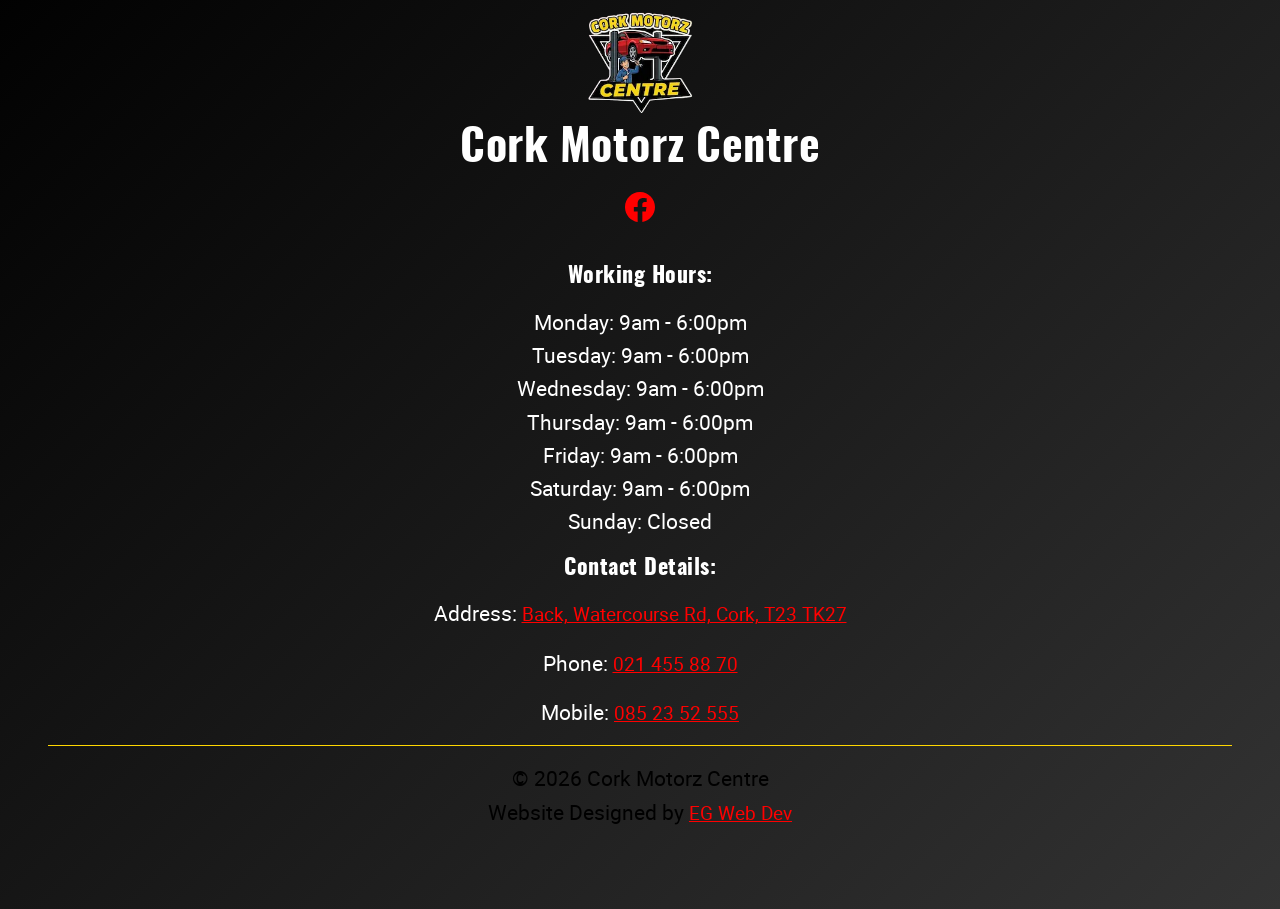
<file: service/pre-nct.html>
<!DOCTYPE html>
<html lang="en">
    <head>
        <meta charset="UTF-8">
        <meta name="viewport" content="width=device-width, initial-scale=1, viewport-fit=cover"/>
        <meta name="description" content="Pre-NCT checks in Cork at Cork Motorz Centre. Full vehicle inspections and repairs to help you pass your NCT first time.">


        <!-- Open Graph / Social Preview -->
        <meta property="og:title" content="Cork Motorz Centre | Pre-NCT Check">
        <meta property="og:description" content="Pre-NCT checks in Cork at Cork Motorz Centre. Full vehicle inspections and repairs to help you pass your NCT first time.">
        <meta property="og:image" content="">
        <meta property="og:url" content="">
        <meta property="og:type" content="website">

        <link rel="icon" type="image/x-icon" href="/assets/logos/cork-motorz-centre-logo.ico">

        <title>Cork Motorz Centre | Pre-NCT Check</title>
        
        <link rel="stylesheet" href="/styles/style.css">
        <script src="/scripts/nav.js" defer></script>
        <script src="/scripts/fade-in.js" defer></script>
        
    </head>

    <body>
        <!--------------------------------------------------------------- HEADER/NAVIGATION -------------------------------------------------------------------------->
        <header class="site-nav">

            <div class="site-nav__container container">
                
                <a href="/index.html" class="site-nav__brand">
                    <img class="site-nav__logo" src="/assets/logos/cork-motorz-centre-logo.webp" alt="Example Logo">
                </a>

                <nav class="site-nav__links" id="primary-navigation" aria-label="Primary navigation">
                    <ul>
                        <li><a href="/index.html">Home</a></li>
                        <li><a href="/about.html">About Us</a></li>
                        <li><a href="/service/service.html">Services</a></li>
                        <li><a href="/news.html">News</a></li>
                        <li><a href="/contact.html">Contact Us</a></li>
                        <li><a href="/vehicle-recovery.html">Vehicle Recovery</a></li>
                        <li><a href="/dpf-cleaning.html">DPF Cleaning</a></li>
                    </ul>
                </nav>

                <button class="site-nav__toggle" aria-label="Toggle navigation" aria-controls="primary-navigation" aria-expanded="false"> 
                    <span></span>
                    <span></span>
                    <span></span>
                </button>

            </div>
            <div class="site-nav__overlay" aria-hidden="true"></div>
        
        </header>

        <main>

            <!--------------------------------------------------------------- HERO ------------------------------------------------------------------>
            <section class="hero-section section">
                <img src="/assets/images/nct.webp" alt="Cork Motorz Centre Hero Background Image">
                <div class="hero-overlay"></div>
                <div class="valet-hero container fade-in">
                    <h1>Pre-NCT Checks in Cork</h1>
                    <p>NCT Preparation, Vehicle Safety Checks & Fault Repairs at Cork Motorz Centre</p>
                    <a href="tel:0852352555" class="btn-primary">Call Us</a>
                </div>
            </section>

            <article class="maintenance-article section fade-in">
                <div class="container">
                    <div class="section-decor">
                        <span class="section-decor-yellow"></span>
                        <span class="section-decor-red"></span>
                    </div>
                    <h2>Pre-NCT</h2>

                    <p>
                        At Cork Motorz Centre, we provide thorough pre-NCT checks in Cork to help ensure your vehicle is fully prepared for its National Car Test. Our goal is to identify and fix any potential issues before your NCT appointment, reducing the risk of failure and saving you time and money.
                    </p>

                    <h3>Complete NCT Preparation Service</h3>

                    <p>
                        Our experienced technicians carry out a detailed inspection of your vehicle, checking all key safety and emissions components to ensure they meet NCT standards. We highlight any issues that may cause a failure and offer clear, cost-effective solutions to get your car ready for retest.
                    </p>

                    <br>

                    <h3>What We Check During a Pre-NCT Inspection</h3>

                    <p>
                        Our comprehensive pre-NCT inspection in Cork includes checks on:
                    </p>

                    <ul>
                        <li>Brakes and braking efficiency</li>
                        <li>Tyres and tread depth</li>
                        <li>Suspension and steering components</li>
                        <li>Lights and indicators</li>
                        <li>Exhaust and emissions system</li>
                        <li>Windscreen, wipers, and washers</li>
                        <li>Engine warning lights and diagnostics</li>
                    </ul>

                    <br>

                    <a href="/service.html"><h4>FULL LIST OF SERVICES</h4></a>

                    <br>

                    <h3>NCT Failure Repairs</h3>

                    <p>
                        If your vehicle has previously failed the NCT, we can carry out all necessary NCT failure repairs in Cork. From minor adjustments to more in-depth mechanical repairs, we ensure your vehicle is corrected to meet required standards.    
                    </p>

                    <br>

                    <img class="fade-in" src="/assets/images/pre-nct-page-img.webp" alt="Car Valeting Cork">

                    <br>

                    <h3>Improve Your Chance of Passing First Time</h3>

                    <p>
                        A pre-NCT check is the best way to avoid unnecessary retests. By identifying issues early, we help improve your chances of passing the NCT on your first attempt, making the process smoother and more affordable.
                    </p>

                    <br>

                    <h3>Why Choose Cork Motorz Centre?</h3>

                    <p>
                        Drivers across Cork trust us for reliable pre-NCT testing and preparation services because we provide honest assessments, clear communication, and professional repairs. We focus on getting your vehicle safely through its NCT without surprises.
                    </p>

                    <h3>Book Your Pre-NCT Check Today</h3>

                    <p>
                        If your NCT is approaching, <a href="tel:085 23 52 555">contact Cork Motorz Centre</a> today to book your pre-NCT check in Cork. We’ll make sure your vehicle is fully prepared and roadworthy for its test.
                    </p>
                </div>
            </article>

            <section class="cta section fade-in">
                <div class="banner-wrapper">
                    <img src="/assets/images/tire-tracks.svg" class="track track-top" alt="">
                    <img src="/assets/images/tire-tracks.svg" class="track track-bottom" alt="">

                    <div class="cta-content">
                        <h2>BOOK PRE-NCT INSPECTION</h2>
                        <p>Call us today for fast, reliable service you can trust.</p>
                        <div class="cta-button btn-primary">
                            <span>CALL US NOW:</span>
                            <a href="tel:085 23 52 555"><strong>085 23 52 555</strong></a>
                        </div>
                    </div>
                </div>
            </section>
        </main>

        <!-------------------------------------------------------------- FOOTER ---------------------------------------------------------------------------->
        <footer class="footer section fade-in">
            <div class="container">
                <div>
                    <img src="/assets/logos/cork-motorz-centre-logo.webp" alt="Cork Motorz Centre Logo">
                    <h2>Cork Motorz Centre</h2>
                    <div class="footer-socials">
                        <a href="https://www.facebook.com/p/Cork-Motorz-Centre-100063648090847/">
                            <svg xmlns="http://www.w3.org/2000/svg" fill="currentColor" class="bi bi-facebook" viewBox="0 0 16 16"><path d="M16 8.049c0-4.446-3.582-8.05-8-8.05C3.58 0-.002 3.603-.002 8.05c0 4.017 2.926 7.347 6.75 7.951v-5.625h-2.03V8.05H6.75V6.275c0-2.017 1.195-3.131 3.022-3.131.876 0 1.791.157 1.791.157v1.98h-1.009c-.993 0-1.303.621-1.303 1.258v1.51h2.218l-.354 2.326H9.25V16c3.824-.604 6.75-3.934 6.75-7.951"/></svg>
                        </a>
                    </div>
                </div>
                <div>
                    <h4>Working Hours:</h4>
                    <p>
                        <span>Monday:</span> 9am - 6:00pm <br>
                        <span>Tuesday:</span> 9am - 6:00pm <br>
                        <span>Wednesday:</span> 9am - 6:00pm <br>
                        <span>Thursday:</span> 9am - 6:00pm <br>
                        <span>Friday:</span> 9am - 6:00pm <br>
                        <span>Saturday:</span> 9am - 6:00pm <br>
                        <span>Sunday:</span> Closed
                    </p>
                </div>
                <div>
                    <h4>Contact Details:</h4>
                    <p>Address: <a href="https://maps.app.goo.gl/SgTDD4QANHRx9vL56">Back, Watercourse Rd, Cork, T23 TK27</a></p>
                    <p>Phone: <a href="tel:0214558870">021 455 88 70</a></p>
                    <p>Mobile: <a href="tel:0852352555">085 23 52 555</a></p>
                </div>
                <div class="footer-line"></div>
                <div class="footer-ps"><p> © 2026 Cork Motorz Centre <br>Website Designed by <a href="https://eg-webdev.com/">EG Web Dev</a></p></div>
            </div>
        </footer>
    </body>
</html>
</file>
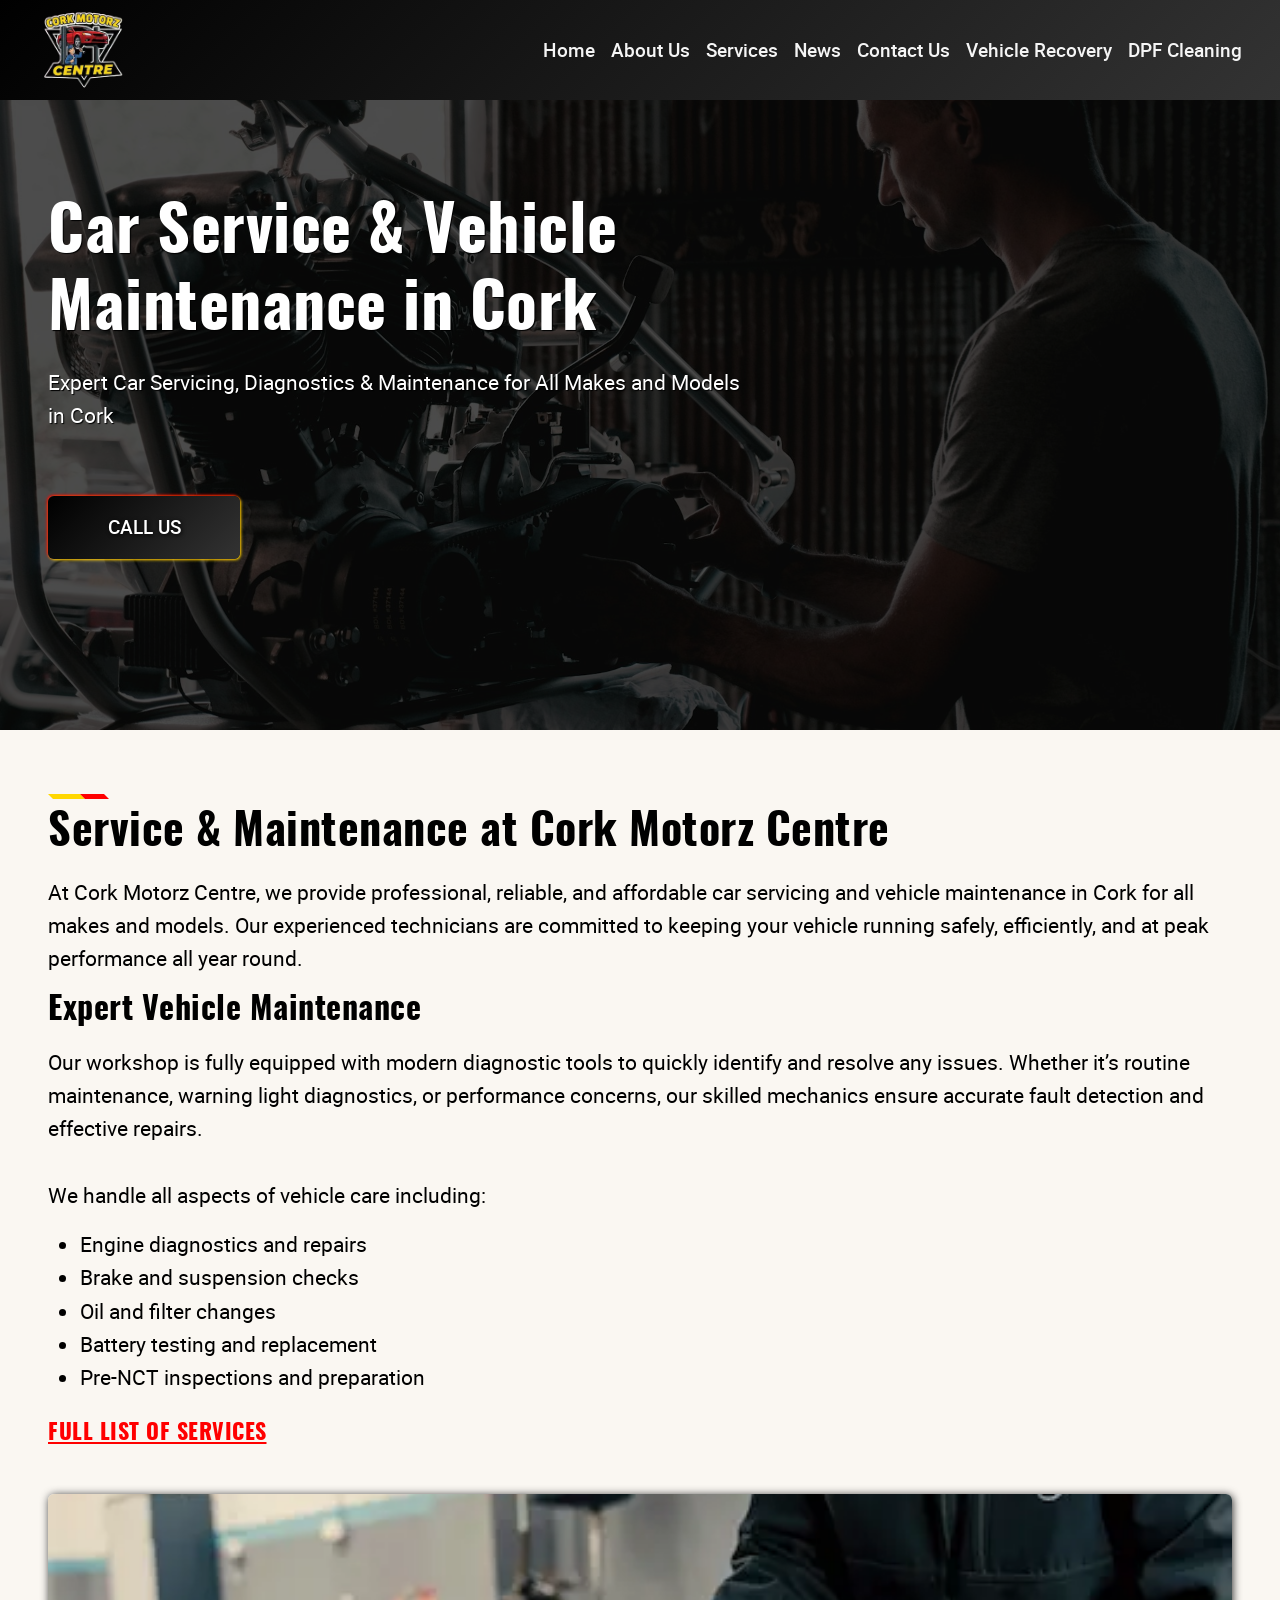
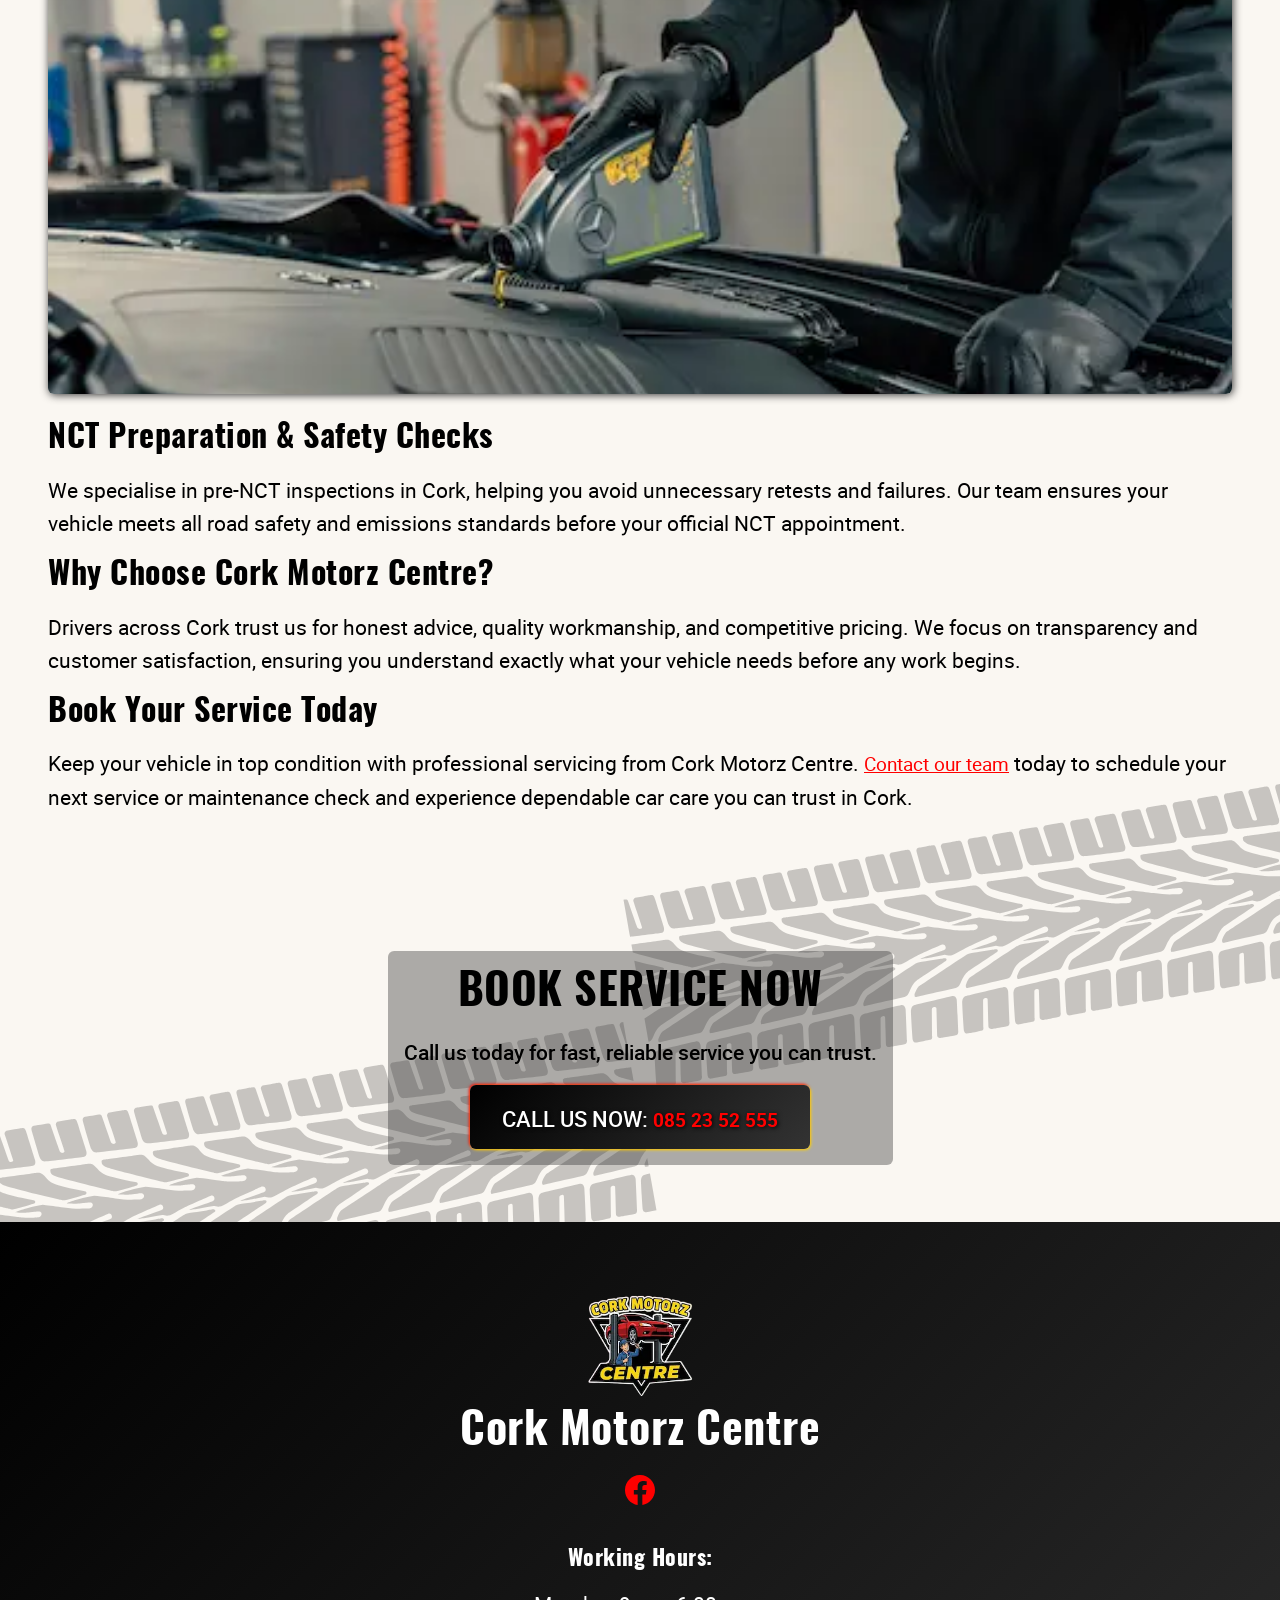
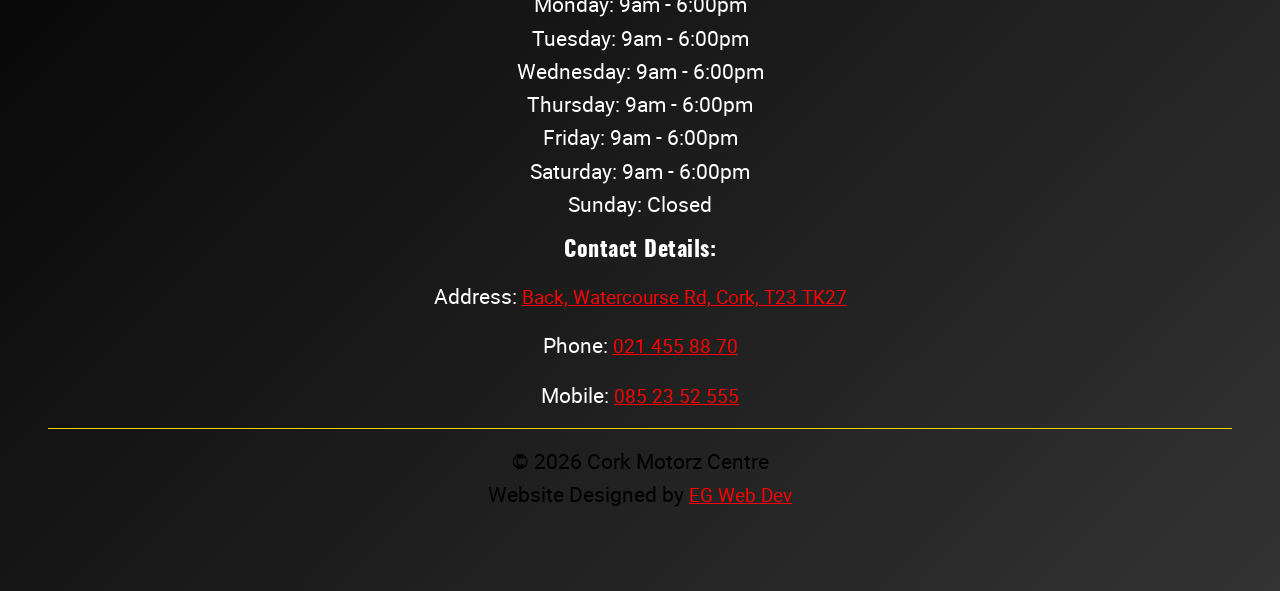
<file: service/service-and-maintenance.html>
<!DOCTYPE html>
<html lang="en">
    <head>
        <meta charset="UTF-8">
        <meta name="viewport" content="width=device-width, initial-scale=1, viewport-fit=cover"/>
        <meta name="description" content="Car service and maintenance in Cork at Cork Motorz Centre. Expert vehicle servicing, diagnostics, repairs, and preventative maintenance for all makes and models.">


        <!-- Open Graph / Social Preview -->
        <meta property="og:title" content="Cork Motorz Centre | Service & Maintenance">
        <meta property="og:description" content="Car service and maintenance in Cork at Cork Motorz Centre. Expert vehicle servicing, diagnostics, repairs, and preventative maintenance for all makes and models.">
        <meta property="og:image" content="">
        <meta property="og:url" content="">
        <meta property="og:type" content="website">

        <link rel="icon" type="image/x-icon" href="/assets/logos/cork-motorz-centre-logo.ico">

        <title>Cork Motorz Centre | Service & Maintenance</title>
        
        <link rel="stylesheet" href="/styles/style.css">
        <script src="/scripts/nav.js" defer></script>
        <script src="/scripts/fade-in.js" defer></script>
        
    </head>

    <body>
        <!--------------------------------------------------------------- HEADER/NAVIGATION -------------------------------------------------------------------------->
        <header class="site-nav">

            <div class="site-nav__container container">
                
                <a href="/index.html" class="site-nav__brand">
                    <img class="site-nav__logo" src="/assets/logos/cork-motorz-centre-logo.webp" alt="Example Logo">
                </a>

                <nav class="site-nav__links" id="primary-navigation" aria-label="Primary navigation">
                    <ul>
                        <li><a href="/index.html">Home</a></li>
                        <li><a href="/about.html">About Us</a></li>
                        <li><a href="/service/service.html">Services</a></li>
                        <li><a href="/news.html">News</a></li>
                        <li><a href="/contact.html">Contact Us</a></li>
                        <li><a href="/vehicle-recovery.html">Vehicle Recovery</a></li>
                        <li><a href="/dpf-cleaning.html">DPF Cleaning</a></li>
                    </ul>
                </nav>

                <button class="site-nav__toggle" aria-label="Toggle navigation" aria-controls="primary-navigation" aria-expanded="false"> 
                    <span></span>
                    <span></span>
                    <span></span>
                </button>

            </div>
            <div class="site-nav__overlay" aria-hidden="true"></div>
        
        </header>

        <main>

            <!--------------------------------------------------------------- HERO ------------------------------------------------------------------>
            <section class="hero-section section">
                <img src="/assets/images/services-bg.jpg" alt="Cork Motorz Centre Hero Background Image">
                <div class="hero-overlay"></div>
                <div class="maintenance-hero container fade-in">
                    <h1>Car Service & Vehicle Maintenance in Cork</h1>
                    <p>Expert Car Servicing, Diagnostics & Maintenance for All Makes and Models in Cork</p>
                    <a href="tel:0852352555" class="btn-primary">Call Us</a>
                </div>
            </section>

            <article class="maintenance-article section fade-in">
                <div class="container">
                    <div class="section-decor">
                        <span class="section-decor-yellow"></span>
                        <span class="section-decor-red"></span>
                    </div>
                    <h2>Service & Maintenance at Cork Motorz Centre</h2>
                    
                    <p>
                        At Cork Motorz Centre, we provide professional, reliable, and affordable car servicing and vehicle maintenance in Cork for all makes and models. Our experienced technicians are committed to keeping your vehicle running safely, efficiently, and at peak performance all year round.
                    </p>

                    <h3>Expert Vehicle Maintenance</h3>

                    <p>
                        Our workshop is fully equipped with modern diagnostic tools to quickly identify and resolve any issues. Whether it’s routine maintenance, warning light diagnostics, or performance concerns, our skilled mechanics ensure accurate fault detection and effective repairs.
                        <br><br>
                        We handle all aspects of vehicle care including:
                    </p>

                    <ul>
                        <li>Engine diagnostics and repairs</li>
                        <li>Brake and suspension checks</li>
                        <li>Oil and filter changes</li>
                        <li>Battery testing and replacement</li>
                        <li>Pre-NCT inspections and preparation</li>
                    </ul>

                    <br>

                    <a href="/service.html"><h4>FULL LIST OF SERVICES</h4></a>

                    <br>

                    <img class="fade-in" src="/assets/images/maintenance.webp" alt="">

                    <br>

                    <h3>NCT Preparation & Safety Checks</h3>

                    <p>
                        We specialise in pre-NCT inspections in Cork, helping you avoid unnecessary retests and failures. Our team ensures your vehicle meets all road safety and emissions standards before your official NCT appointment.
                    </p>

                    <h3>Why Choose Cork Motorz Centre?</h3>

                    <p>
                        Drivers across Cork trust us for honest advice, quality workmanship, and competitive pricing. We focus on transparency and customer satisfaction, ensuring you understand exactly what your vehicle needs before any work begins.
                    </p>

                    <h3>Book Your Service Today</h3>

                    <p>
                        Keep your vehicle in top condition with professional servicing from Cork Motorz Centre. <a href="tel:085 23 52 555">Contact our team</a> today to schedule your next service or maintenance check and experience dependable car care you can trust in Cork.
                    </p>
                </div>
            </article>

            <section class="cta section fade-in">
                <div class="banner-wrapper">
                    <img src="/assets/images/tire-tracks.svg" class="track track-top" alt="">
                    <img src="/assets/images/tire-tracks.svg" class="track track-bottom" alt="">

                    <div class="cta-content">
                        <h2>BOOK SERVICE NOW</h2>
                        <p>Call us today for fast, reliable service you can trust.</p>
                        <div class="cta-button btn-primary">
                            <span>CALL US NOW:</span>
                            <a href="tel:085 23 52 555"><strong>085 23 52 555</strong></a>
                        </div>
                    </div>
                </div>
            </section>
        </main>

        <!-------------------------------------------------------------- FOOTER ---------------------------------------------------------------------------->
        <footer class="footer section fade-in">
            <div class="container">
                <div>
                    <img src="/assets/logos/cork-motorz-centre-logo.webp" alt="Cork Motorz Centre Logo">
                    <h2>Cork Motorz Centre</h2>
                    <div class="footer-socials">
                        <a href="https://www.facebook.com/p/Cork-Motorz-Centre-100063648090847/">
                            <svg xmlns="http://www.w3.org/2000/svg" fill="currentColor" class="bi bi-facebook" viewBox="0 0 16 16"><path d="M16 8.049c0-4.446-3.582-8.05-8-8.05C3.58 0-.002 3.603-.002 8.05c0 4.017 2.926 7.347 6.75 7.951v-5.625h-2.03V8.05H6.75V6.275c0-2.017 1.195-3.131 3.022-3.131.876 0 1.791.157 1.791.157v1.98h-1.009c-.993 0-1.303.621-1.303 1.258v1.51h2.218l-.354 2.326H9.25V16c3.824-.604 6.75-3.934 6.75-7.951"/></svg>
                        </a>
                        
                    </div>
                </div>
                <div>
                    <h4>Working Hours:</h4>
                    <p>
                        <span>Monday:</span> 9am - 6:00pm <br>
                        <span>Tuesday:</span> 9am - 6:00pm <br>
                        <span>Wednesday:</span> 9am - 6:00pm <br>
                        <span>Thursday:</span> 9am - 6:00pm <br>
                        <span>Friday:</span> 9am - 6:00pm <br>
                        <span>Saturday:</span> 9am - 6:00pm <br>
                        <span>Sunday:</span> Closed
                    </p>
                </div>
                <div>
                    <h4>Contact Details:</h4>
                    <p>Address: <a href="https://maps.app.goo.gl/SgTDD4QANHRx9vL56">Back, Watercourse Rd, Cork, T23 TK27</a></p>
                    <p>Phone: <a href="tel:0214558870">021 455 88 70</a></p>
                    <p>Mobile: <a href="tel:0852352555">085 23 52 555</a></p>
                </div>
                <div class="footer-line"></div>
                <div class="footer-ps"><p> © 2026 Cork Motorz Centre <br>Website Designed by <a href="https://eg-webdev.com/">EG Web Dev</a></p></div>
            </div>
        </footer>
    </body>
</html>
</file>
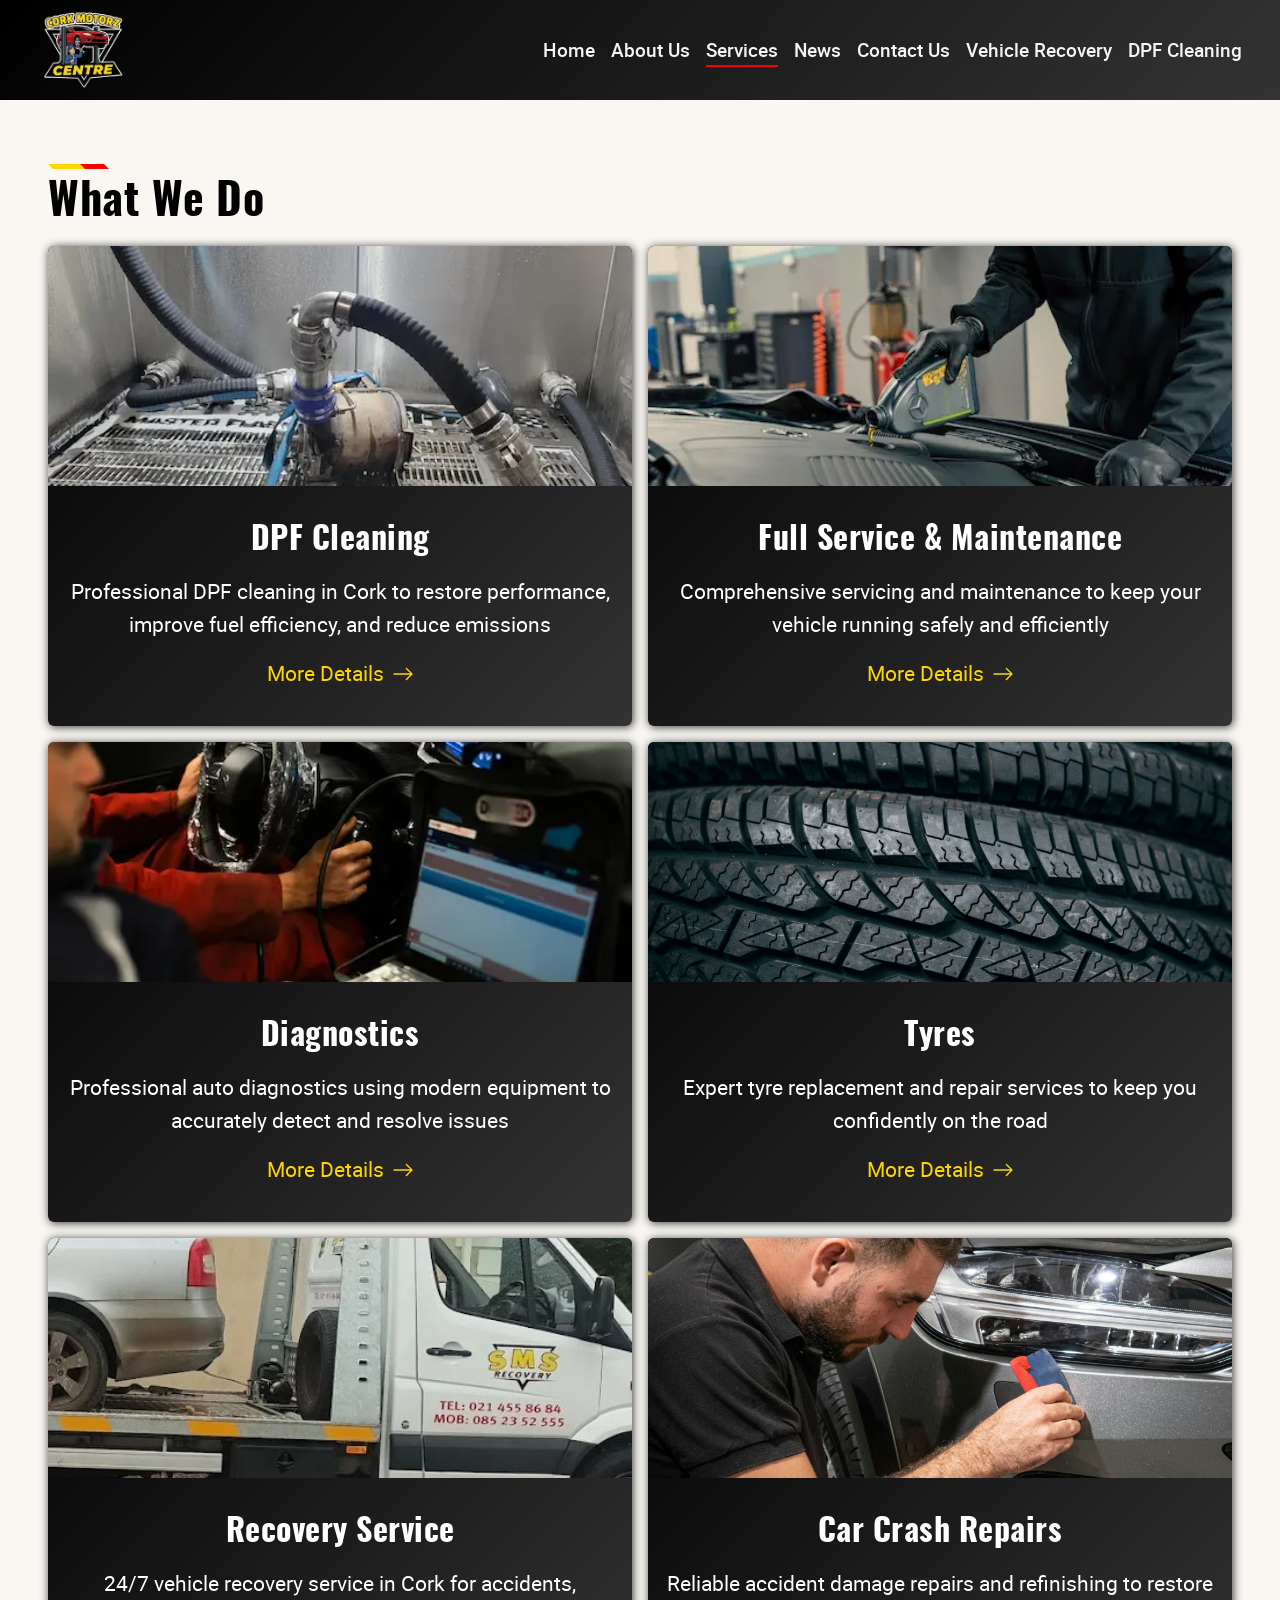
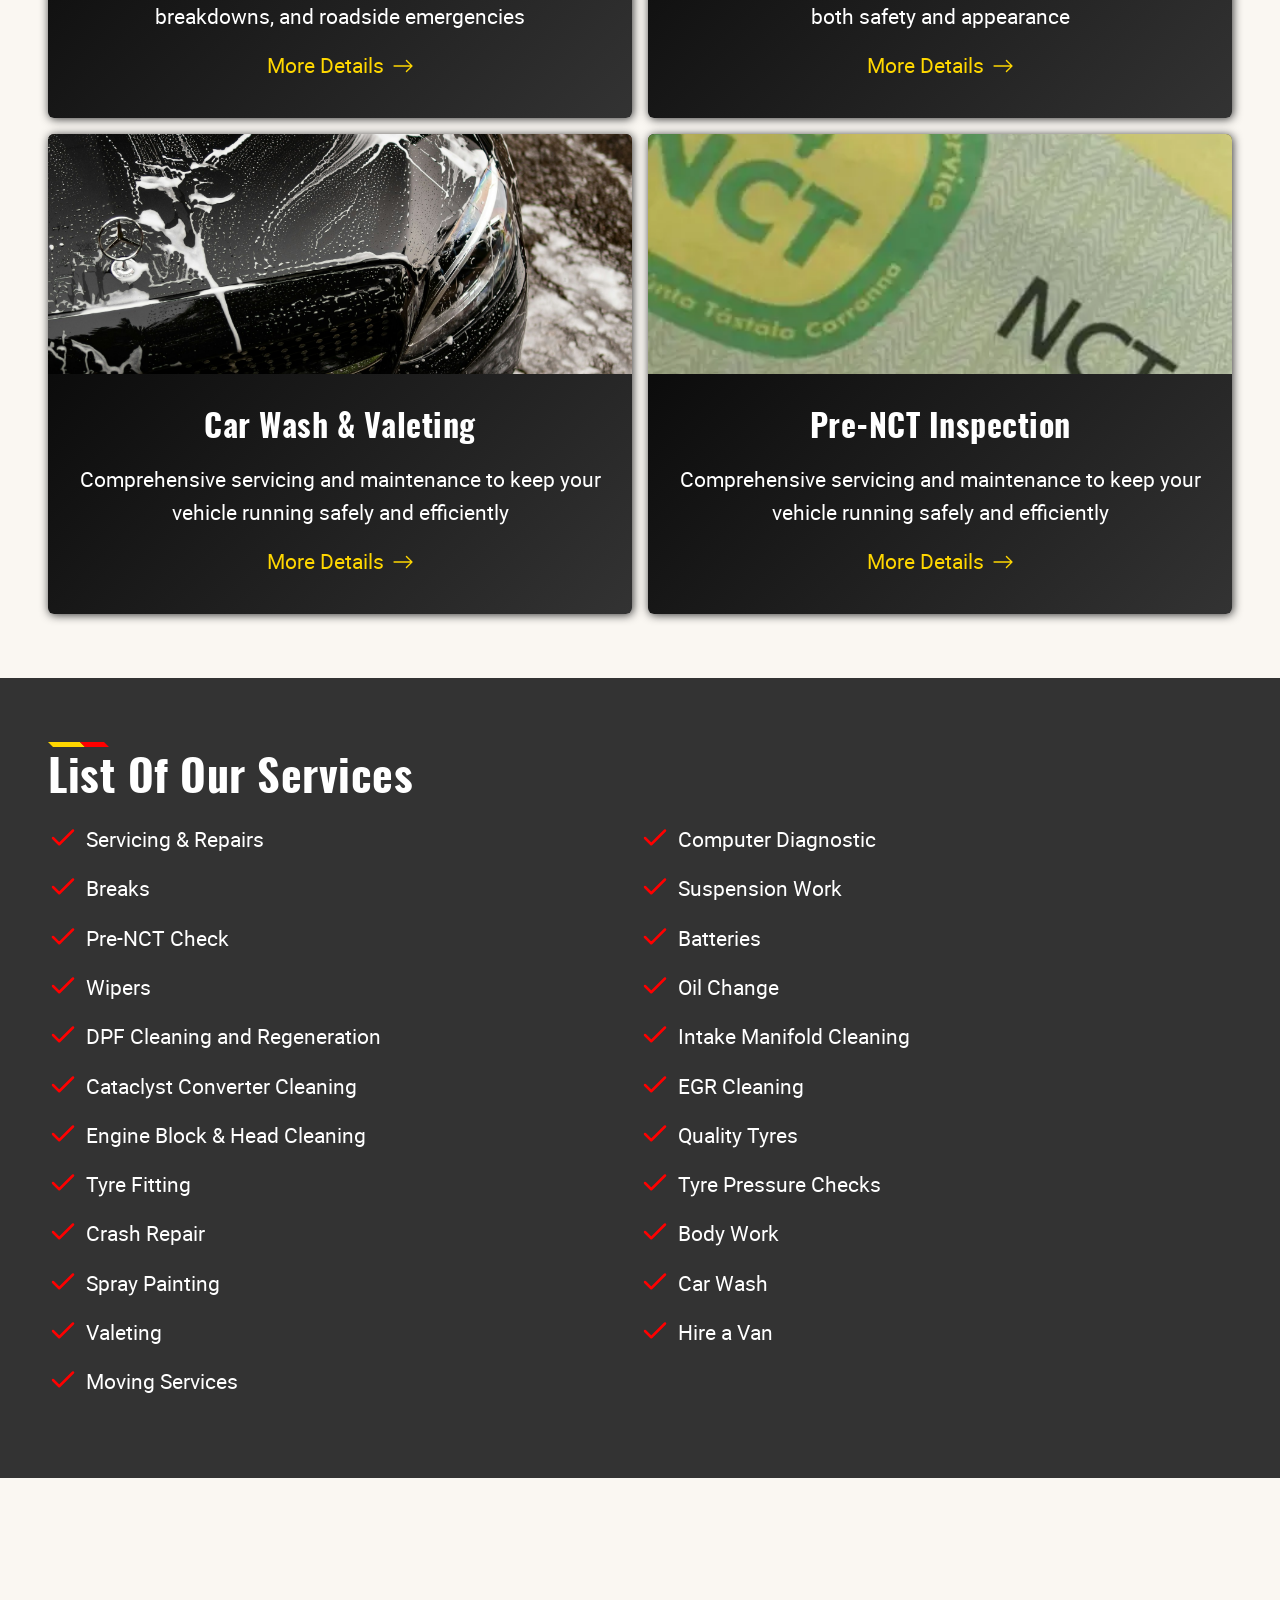
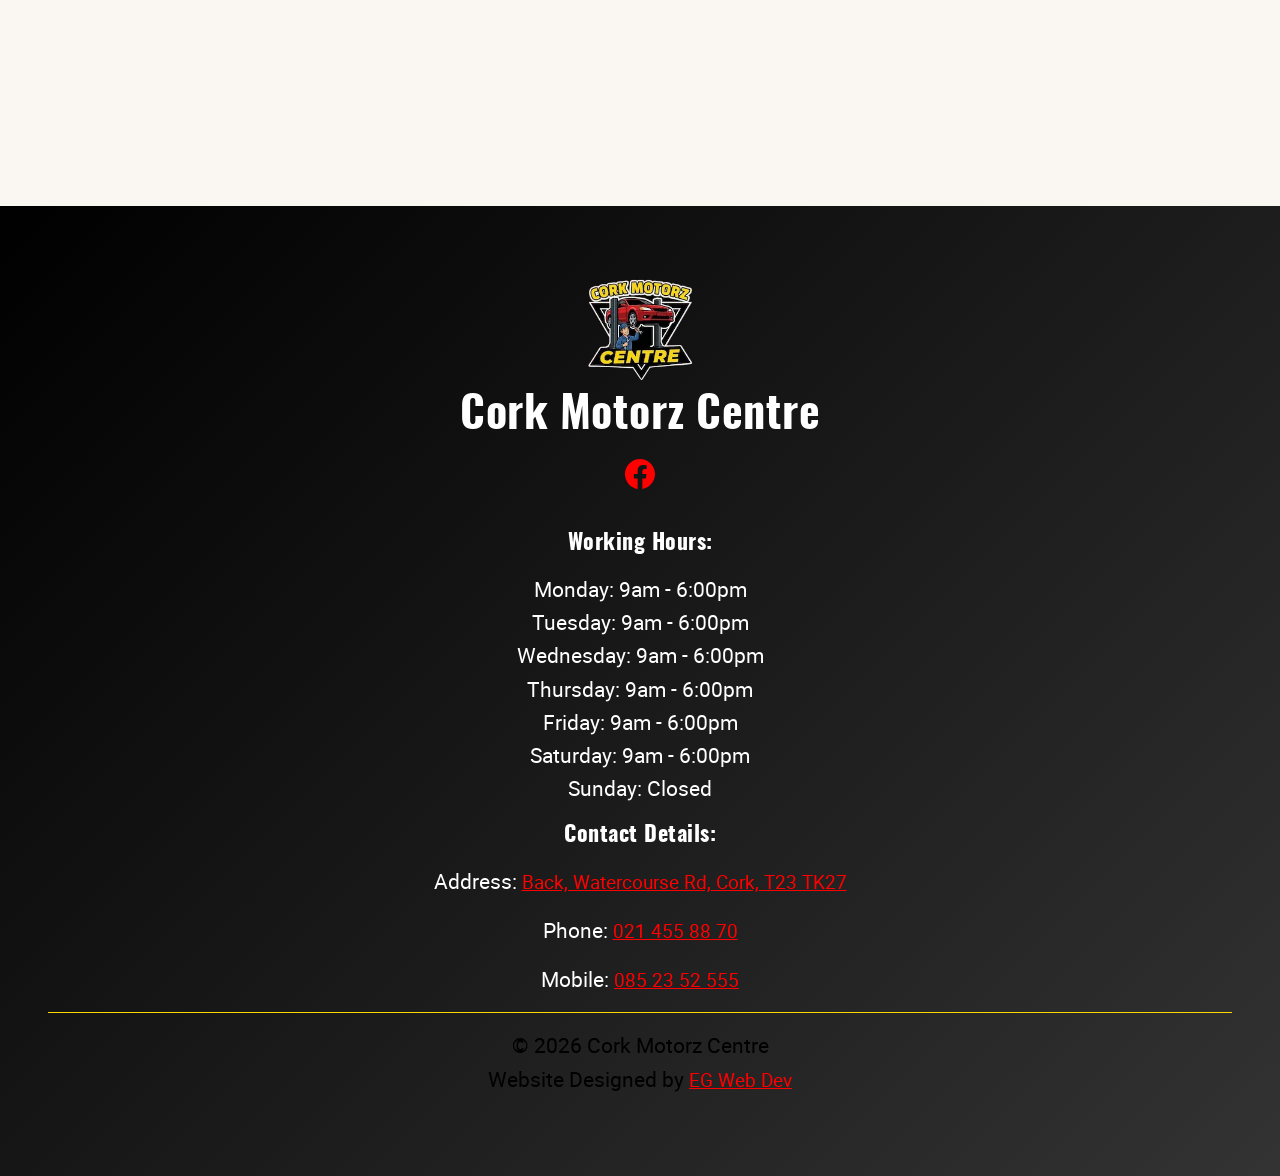
<file: service/service.html>
<!DOCTYPE html>
<html lang="en">
    <head>
        <meta charset="UTF-8">
        <meta name="viewport" content="width=device-width, initial-scale=1, viewport-fit=cover"/>
        <meta name="description" content="Car servicing in Cork at Cork Motorz Centre. Expert vehicle maintenance, oil changes, diagnostics, and repairs for all makes and models.">


        <!-- Open Graph / Social Preview -->
        <meta property="og:title" content="Cork Motorz Centre | Services">
        <meta property="og:description" content="Car servicing in Cork at Cork Motorz Centre. Expert vehicle maintenance, oil changes, diagnostics, and repairs for all makes and models.">
        <meta property="og:image" content="">
        <meta property="og:url" content="">
        <meta property="og:type" content="website">

        <link rel="icon" type="image/x-icon" href="/assets/logos/cork-motorz-centre-logo.ico">

        <title>Cork Motorz Centre | Services</title>
        
        <link rel="stylesheet" href="/styles/style.css">
        <script src="/scripts/nav.js" defer></script>
        <script src="/scripts/fade-in.js" defer></script>

    </head>

    <body>
        <!--------------------------------------------------------------- HEADER/NAVIGATION -------------------------------------------------------------------------->
        <header class="site-nav">

            <div class="site-nav__container container">
                
                <a href="/index.html" class="site-nav__brand">
                    <img class="site-nav__logo" src="/assets/logos/cork-motorz-centre-logo.webp" alt="Example Logo">
                </a>

                <nav class="site-nav__links" id="primary-navigation" aria-label="Primary navigation">
                    <ul>
                        <li><a href="/index.html">Home</a></li>
                        <li><a href="/about.html">About Us</a></li>
                        <li><a href="/service/service.html">Services</a></li>
                        <li><a href="/news.html">News</a></li>
                        <li><a href="/contact.html">Contact Us</a></li>
                        <li><a href="/vehicle-recovery.html">Vehicle Recovery</a></li>
                        <li><a href="/dpf-cleaning.html">DPF Cleaning</a></li>
                    </ul>
                </nav>

                <button class="site-nav__toggle" aria-label="Toggle navigation" aria-controls="primary-navigation" aria-expanded="false"> 
                    <span></span>
                    <span></span>
                    <span></span>
                </button>

            </div>
            <div class="site-nav__overlay" aria-hidden="true"></div>
        
        </header>

        <main class="service-page">
            <section class="service-page section">
                <div class="container">
                    <div class="section-decor">
                        <span class="section-decor-yellow"></span>
                        <span class="section-decor-red"></span>
                    </div>
                    <h2>What We Do</h2>
                    
                    <div class="service-offer-grid">
                        
                        <div class="service-offer-card fade-in">
                            <img src="/assets/images/dpf-cleaning.webp" alt="Repairs and service">
                            <div class="service-offer-card-info">
                                <h3>DPF Cleaning</h3>
                                <p>Professional DPF cleaning in Cork to restore performance, improve fuel efficiency, and reduce emissions</p>
                                <a href="/dpf-cleaning.html"><div class="service-offer-card-more">
                                    <p>More Details</p>
                                    <svg xmlns="http://www.w3.org/2000/svg" fill="currentColor" class="bi bi-arrow-right" viewBox="0 0 16 16"><path fill-rule="evenodd" d="M1 8a.5.5 0 0 1 .5-.5h11.793l-3.147-3.146a.5.5 0 0 1 .708-.708l4 4a.5.5 0 0 1 0 .708l-4 4a.5.5 0 0 1-.708-.708L13.293 8.5H1.5A.5.5 0 0 1 1 8"/></svg>
                                </div></a>
                            </div>
                        </div>

                        <div class="service-offer-card fade-in">
                            <img src="/assets/images/maintenance.webp" alt="Repairs and service">
                            <div class="service-offer-card-info">
                                <h3>Full Service & Maintenance</h3>
                                <p>Comprehensive servicing and maintenance to keep your vehicle running safely and efficiently</p>
                                <a href="/service/service-and-maintenance.html"><div class="service-offer-card-more">
                                    <p>More Details</p>
                                    <svg xmlns="http://www.w3.org/2000/svg" fill="currentColor" class="bi bi-arrow-right" viewBox="0 0 16 16"><path fill-rule="evenodd" d="M1 8a.5.5 0 0 1 .5-.5h11.793l-3.147-3.146a.5.5 0 0 1 .708-.708l4 4a.5.5 0 0 1 0 .708l-4 4a.5.5 0 0 1-.708-.708L13.293 8.5H1.5A.5.5 0 0 1 1 8"/></svg>
                                </div></a>
                            </div>
                        </div>

                        <div class="service-offer-card fade-in">
                            <img src="/assets/images/diagnostics.webp" alt="Repairs and service">
                            <div class="service-offer-card-info">
                                <h3>Diagnostics</h3>
                                <p>Professional auto diagnostics using modern equipment to accurately detect and resolve issues</p>
                                <a href="/service/diagnostics.html"><div class="service-offer-card-more">
                                    <p>More Details</p>
                                    <svg xmlns="http://www.w3.org/2000/svg" fill="currentColor" class="bi bi-arrow-right" viewBox="0 0 16 16"><path fill-rule="evenodd" d="M1 8a.5.5 0 0 1 .5-.5h11.793l-3.147-3.146a.5.5 0 0 1 .708-.708l4 4a.5.5 0 0 1 0 .708l-4 4a.5.5 0 0 1-.708-.708L13.293 8.5H1.5A.5.5 0 0 1 1 8"/></svg>
                                </div></a>
                            </div>
                        </div>

                        <div class="service-offer-card fade-in">
                            <img src="/assets/images/card-4.jpg" alt="Repairs and service">
                            <div class="service-offer-card-info">
                                <h3>Tyres</h3>
                                <p>Expert tyre replacement and repair services to keep you confidently on the road</p>
                                <a href="/service/tyres.html"><div class="service-offer-card-more">
                                    <p>More Details</p>
                                    <svg xmlns="http://www.w3.org/2000/svg" fill="currentColor" class="bi bi-arrow-right" viewBox="0 0 16 16"><path fill-rule="evenodd" d="M1 8a.5.5 0 0 1 .5-.5h11.793l-3.147-3.146a.5.5 0 0 1 .708-.708l4 4a.5.5 0 0 1 0 .708l-4 4a.5.5 0 0 1-.708-.708L13.293 8.5H1.5A.5.5 0 0 1 1 8"/></svg>
                                </div></a>
                            </div>
                        </div>

                        <div class="service-offer-card fade-in">
                            <img src="/assets/images/card-2.jpg" alt="Repairs and service">
                            <div class="service-offer-card-info">
                                <h3>Recovery Service</h3>
                                <p>24/7 vehicle recovery service in Cork for accidents, breakdowns, and roadside emergencies</p>
                                <a href="/vehicle-recovery.html"><div class="service-offer-card-more">
                                    <p>More Details</p>
                                    <svg xmlns="http://www.w3.org/2000/svg" fill="currentColor" class="bi bi-arrow-right" viewBox="0 0 16 16"><path fill-rule="evenodd" d="M1 8a.5.5 0 0 1 .5-.5h11.793l-3.147-3.146a.5.5 0 0 1 .708-.708l4 4a.5.5 0 0 1 0 .708l-4 4a.5.5 0 0 1-.708-.708L13.293 8.5H1.5A.5.5 0 0 1 1 8"/></svg>
                                </div></a>
                            </div>
                        </div>

                        <div class="service-offer-card fade-in">
                            <img src="/assets/images/card-5.jpg" alt="Repairs and service">
                            <div class="service-offer-card-info">
                                <h3>Car Crash Repairs</h3>
                                <p>Reliable accident damage repairs and refinishing to restore both safety and appearance</p>
                                <a href="/service/crash-repairs.html"><div class="service-offer-card-more">
                                    <p>More Details</p>
                                    <svg xmlns="http://www.w3.org/2000/svg" fill="currentColor" class="bi bi-arrow-right" viewBox="0 0 16 16"><path fill-rule="evenodd" d="M1 8a.5.5 0 0 1 .5-.5h11.793l-3.147-3.146a.5.5 0 0 1 .708-.708l4 4a.5.5 0 0 1 0 .708l-4 4a.5.5 0 0 1-.708-.708L13.293 8.5H1.5A.5.5 0 0 1 1 8"/></svg>
                                </div></a>
                            </div>
                        </div>

                        <div class="service-offer-card fade-in">
                            <img src="/assets/images/card-6.jpg" alt="Repairs and service">
                            <div class="service-offer-card-info">
                                <h3>Car Wash & Valeting</h3>
                                <p>Comprehensive servicing and maintenance to keep your vehicle running safely and efficiently</p>
                                <a href="/service/car-wash.html"><div class="service-offer-card-more">
                                    <p>More Details</p>
                                    <svg xmlns="http://www.w3.org/2000/svg" fill="currentColor" class="bi bi-arrow-right" viewBox="0 0 16 16"><path fill-rule="evenodd" d="M1 8a.5.5 0 0 1 .5-.5h11.793l-3.147-3.146a.5.5 0 0 1 .708-.708l4 4a.5.5 0 0 1 0 .708l-4 4a.5.5 0 0 1-.708-.708L13.293 8.5H1.5A.5.5 0 0 1 1 8"/></svg>
                                </div></a>
                            </div>
                        </div>

                        <div class="service-offer-card fade-in">
                            <img src="/assets/images/nct.webp" alt="Repairs and service">
                            <div class="service-offer-card-info">
                                <h3>Pre-NCT Inspection</h3>
                                <p>Comprehensive servicing and maintenance to keep your vehicle running safely and efficiently</p>
                                <a href="/service/pre-nct.html"><div class="service-offer-card-more">
                                    <p>More Details</p>
                                    <svg xmlns="http://www.w3.org/2000/svg" fill="currentColor" class="bi bi-arrow-right" viewBox="0 0 16 16"><path fill-rule="evenodd" d="M1 8a.5.5 0 0 1 .5-.5h11.793l-3.147-3.146a.5.5 0 0 1 .708-.708l4 4a.5.5 0 0 1 0 .708l-4 4a.5.5 0 0 1-.708-.708L13.293 8.5H1.5A.5.5 0 0 1 1 8"/></svg>
                                </div></a>
                            </div>
                        </div>
                    </div>
                </div>
            </section>

            <section class="full-service-list section fade-in">
                <div class="container">

                    <div class="section-decor">
                        <span class="section-decor-yellow"></span>
                        <span class="section-decor-red"></span>
                    </div>
                    <h2>List Of Our Services</h2>

                    <div class="full-service-grid">

                        <div class="service-list-item">
                            <svg xmlns="http://www.w3.org/2000/svg" viewBox="0 0 24 24" fill="none" stroke="currentColor" stroke-width="2" stroke-linecap="round" stroke-linejoin="round"><polyline points="20 6 9 17 4 12"/></svg>
                            <p>Servicing & Repairs</p>
                        </div>
                        <div class="service-list-item">
                            <svg xmlns="http://www.w3.org/2000/svg" viewBox="0 0 24 24" fill="none" stroke="currentColor" stroke-width="2" stroke-linecap="round" stroke-linejoin="round"><polyline points="20 6 9 17 4 12"/></svg>
                            <p>Computer Diagnostic</p>
                        </div>
                        <div class="service-list-item">
                            <svg xmlns="http://www.w3.org/2000/svg" viewBox="0 0 24 24" fill="none" stroke="currentColor" stroke-width="2" stroke-linecap="round" stroke-linejoin="round"><polyline points="20 6 9 17 4 12"/></svg>
                            <p>Breaks</p>
                        </div>
                        <div class="service-list-item">
                            <svg xmlns="http://www.w3.org/2000/svg" viewBox="0 0 24 24" fill="none" stroke="currentColor" stroke-width="2" stroke-linecap="round" stroke-linejoin="round"><polyline points="20 6 9 17 4 12"/></svg>
                            <p>Suspension Work</p>
                        </div>
                        <div class="service-list-item">
                            <svg xmlns="http://www.w3.org/2000/svg" viewBox="0 0 24 24" fill="none" stroke="currentColor" stroke-width="2" stroke-linecap="round" stroke-linejoin="round"><polyline points="20 6 9 17 4 12"/></svg>
                            <p>Pre-NCT Check</p>
                        </div>
                        <div class="service-list-item">
                            <svg xmlns="http://www.w3.org/2000/svg" viewBox="0 0 24 24" fill="none" stroke="currentColor" stroke-width="2" stroke-linecap="round" stroke-linejoin="round"><polyline points="20 6 9 17 4 12"/></svg>
                            <p>Batteries</p>
                        </div>
                        <div class="service-list-item">
                            <svg xmlns="http://www.w3.org/2000/svg" viewBox="0 0 24 24" fill="none" stroke="currentColor" stroke-width="2" stroke-linecap="round" stroke-linejoin="round"><polyline points="20 6 9 17 4 12"/></svg>
                            <p>Wipers</p>
                        </div>
                        <div class="service-list-item">
                            <svg xmlns="http://www.w3.org/2000/svg" viewBox="0 0 24 24" fill="none" stroke="currentColor" stroke-width="2" stroke-linecap="round" stroke-linejoin="round"><polyline points="20 6 9 17 4 12"/></svg>
                            <p>Oil Change</p>
                        </div>
                        <div class="service-list-item">
                            <svg xmlns="http://www.w3.org/2000/svg" viewBox="0 0 24 24" fill="none" stroke="currentColor" stroke-width="2" stroke-linecap="round" stroke-linejoin="round"><polyline points="20 6 9 17 4 12"/></svg>
                            <p>DPF Cleaning and Regeneration</p>
                        </div>
                        <div class="service-list-item">
                            <svg xmlns="http://www.w3.org/2000/svg" viewBox="0 0 24 24" fill="none" stroke="currentColor" stroke-width="2" stroke-linecap="round" stroke-linejoin="round"><polyline points="20 6 9 17 4 12"/></svg>
                            <p>Intake Manifold Cleaning</p>
                        </div>
                        <div class="service-list-item">
                            <svg xmlns="http://www.w3.org/2000/svg" viewBox="0 0 24 24" fill="none" stroke="currentColor" stroke-width="2" stroke-linecap="round" stroke-linejoin="round"><polyline points="20 6 9 17 4 12"/></svg>
                            <p>Cataclyst Converter Cleaning</p>
                        </div>
                        <div class="service-list-item">
                            <svg xmlns="http://www.w3.org/2000/svg" viewBox="0 0 24 24" fill="none" stroke="currentColor" stroke-width="2" stroke-linecap="round" stroke-linejoin="round"><polyline points="20 6 9 17 4 12"/></svg>
                            <p>EGR Cleaning</p>
                        </div>
                        <div class="service-list-item">
                            <svg xmlns="http://www.w3.org/2000/svg" viewBox="0 0 24 24" fill="none" stroke="currentColor" stroke-width="2" stroke-linecap="round" stroke-linejoin="round"><polyline points="20 6 9 17 4 12"/></svg>
                            <p>Engine Block & Head Cleaning</p>
                        </div>
                        <div class="service-list-item">
                            <svg xmlns="http://www.w3.org/2000/svg" viewBox="0 0 24 24" fill="none" stroke="currentColor" stroke-width="2" stroke-linecap="round" stroke-linejoin="round"><polyline points="20 6 9 17 4 12"/></svg>
                            <p>Quality Tyres</p>
                        </div>
                        <div class="service-list-item">
                            <svg xmlns="http://www.w3.org/2000/svg" viewBox="0 0 24 24" fill="none" stroke="currentColor" stroke-width="2" stroke-linecap="round" stroke-linejoin="round"><polyline points="20 6 9 17 4 12"/></svg>
                            <p>Tyre Fitting</p>
                        </div>
                        <div class="service-list-item">
                            <svg xmlns="http://www.w3.org/2000/svg" viewBox="0 0 24 24" fill="none" stroke="currentColor" stroke-width="2" stroke-linecap="round" stroke-linejoin="round"><polyline points="20 6 9 17 4 12"/></svg>
                            <p>Tyre Pressure Checks</p>
                        </div>
                        <div class="service-list-item">
                            <svg xmlns="http://www.w3.org/2000/svg" viewBox="0 0 24 24" fill="none" stroke="currentColor" stroke-width="2" stroke-linecap="round" stroke-linejoin="round"><polyline points="20 6 9 17 4 12"/></svg>
                            <p>Crash Repair</p>
                        </div>
                        <div class="service-list-item">
                            <svg xmlns="http://www.w3.org/2000/svg" viewBox="0 0 24 24" fill="none" stroke="currentColor" stroke-width="2" stroke-linecap="round" stroke-linejoin="round"><polyline points="20 6 9 17 4 12"/></svg>
                            <p>Body Work</p>
                        </div>
                        <div class="service-list-item">
                            <svg xmlns="http://www.w3.org/2000/svg" viewBox="0 0 24 24" fill="none" stroke="currentColor" stroke-width="2" stroke-linecap="round" stroke-linejoin="round"><polyline points="20 6 9 17 4 12"/></svg>
                            <p>Spray Painting</p>
                        </div>
                        <div class="service-list-item">
                            <svg xmlns="http://www.w3.org/2000/svg" viewBox="0 0 24 24" fill="none" stroke="currentColor" stroke-width="2" stroke-linecap="round" stroke-linejoin="round"><polyline points="20 6 9 17 4 12"/></svg>
                            <p>Car Wash</p>
                        </div>
                        <div class="service-list-item">
                            <svg xmlns="http://www.w3.org/2000/svg" viewBox="0 0 24 24" fill="none" stroke="currentColor" stroke-width="2" stroke-linecap="round" stroke-linejoin="round"><polyline points="20 6 9 17 4 12"/></svg>
                            <p>Valeting</p>
                        </div>
                        <div class="service-list-item">
                            <svg xmlns="http://www.w3.org/2000/svg" viewBox="0 0 24 24" fill="none" stroke="currentColor" stroke-width="2" stroke-linecap="round" stroke-linejoin="round"><polyline points="20 6 9 17 4 12"/></svg>
                            <p>Hire a Van</p>
                        </div>
                        <div class="service-list-item">
                            <svg xmlns="http://www.w3.org/2000/svg" viewBox="0 0 24 24" fill="none" stroke="currentColor" stroke-width="2" stroke-linecap="round" stroke-linejoin="round"><polyline points="20 6 9 17 4 12"/></svg>
                            <p>Moving Services</p>
                        </div>
                    
                    </div>
                </div>
            </section>

            <section class="cta section fade-in">
                <div class="banner-wrapper">
                    <img src="/assets/images/tire-tracks.svg" class="track track-top" alt="">
                    <img src="/assets/images/tire-tracks.svg" class="track track-bottom" alt="">

                    <div class="cta-content">
                        <h2>BOOK YOUR SERVICE</h2>
                        <p>Call us today for fast, reliable service you can trust.</p>
                        <div class="cta-button btn-primary">
                            <span>CALL US NOW:</span>
                            <a href="tel:085 23 52 555"><strong>085 23 52 555</strong></a>
                        </div>
                    </div>
                </div>
            </section>
        </main>

        <!-------------------------------------------------------------- FOOTER ---------------------------------------------------------------------------->
        <footer class="footer section fade-in">
            <div class="container">
                <div>
                    <img src="/assets/logos/cork-motorz-centre-logo.webp" alt="Cork Motorz Centre Logo">
                    <h2>Cork Motorz Centre</h2>
                    <div class="footer-socials">
                        <a href="https://www.facebook.com/p/Cork-Motorz-Centre-100063648090847/">
                            <svg xmlns="http://www.w3.org/2000/svg" fill="currentColor" class="bi bi-facebook" viewBox="0 0 16 16"><path d="M16 8.049c0-4.446-3.582-8.05-8-8.05C3.58 0-.002 3.603-.002 8.05c0 4.017 2.926 7.347 6.75 7.951v-5.625h-2.03V8.05H6.75V6.275c0-2.017 1.195-3.131 3.022-3.131.876 0 1.791.157 1.791.157v1.98h-1.009c-.993 0-1.303.621-1.303 1.258v1.51h2.218l-.354 2.326H9.25V16c3.824-.604 6.75-3.934 6.75-7.951"/></svg>
                        </a>
                    </div>
                </div>
                <div>
                    <h4>Working Hours:</h4>
                    <p>
                        <span>Monday:</span> 9am - 6:00pm <br>
                        <span>Tuesday:</span> 9am - 6:00pm <br>
                        <span>Wednesday:</span> 9am - 6:00pm <br>
                        <span>Thursday:</span> 9am - 6:00pm <br>
                        <span>Friday:</span> 9am - 6:00pm <br>
                        <span>Saturday:</span> 9am - 6:00pm <br>
                        <span>Sunday:</span> Closed
                    </p>
                </div>
                <div>
                    <h4>Contact Details:</h4>
                    <p>Address: <a href="https://maps.app.goo.gl/SgTDD4QANHRx9vL56">Back, Watercourse Rd, Cork, T23 TK27</a></p>
                    <p>Phone: <a href="tel:0214558870">021 455 88 70</a></p>
                    <p>Mobile: <a href="tel:0852352555">085 23 52 555</a></p>
                </div>
                <div class="footer-line"></div>
                <div class="footer-ps"><p> © 2026 Cork Motorz Centre <br>Website Designed by <a href="https://eg-webdev.com/">EG Web Dev</a></p></div>
            </div>
        </footer>
    </body>
</html>
</file>
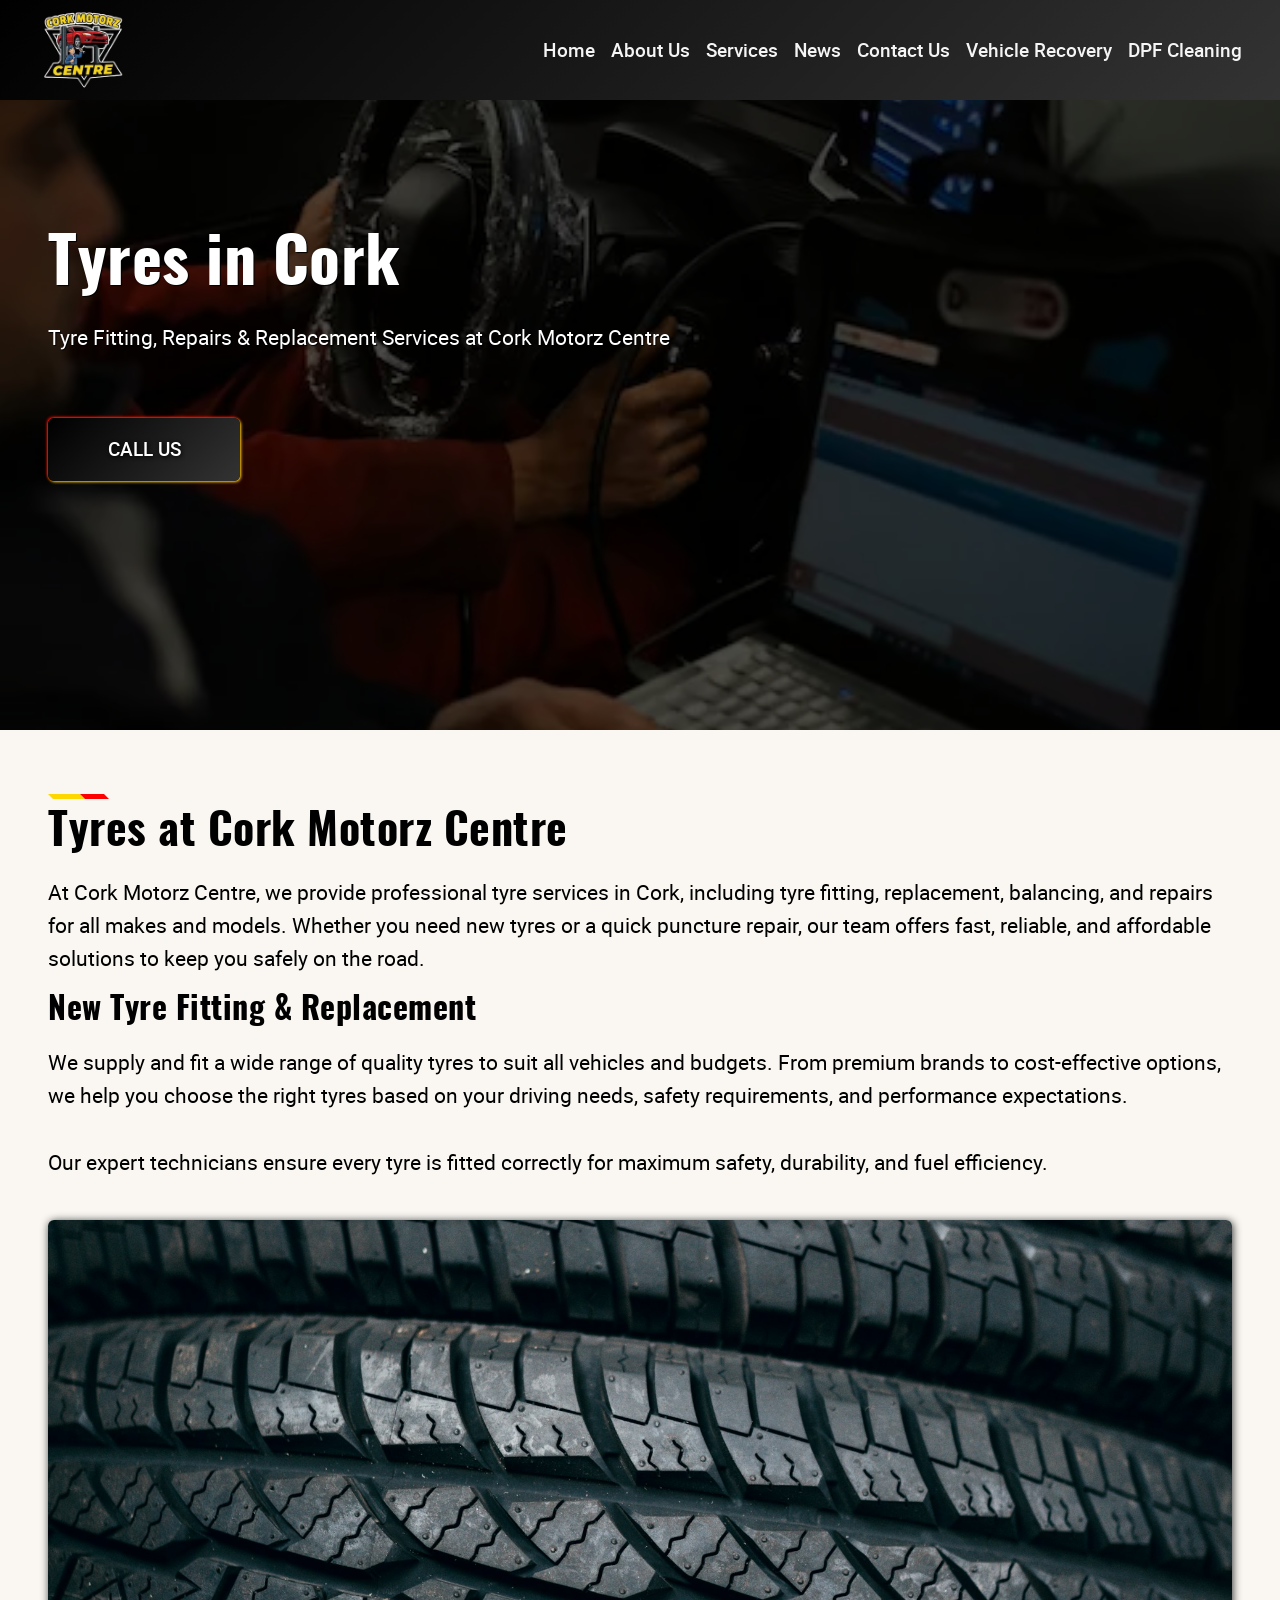
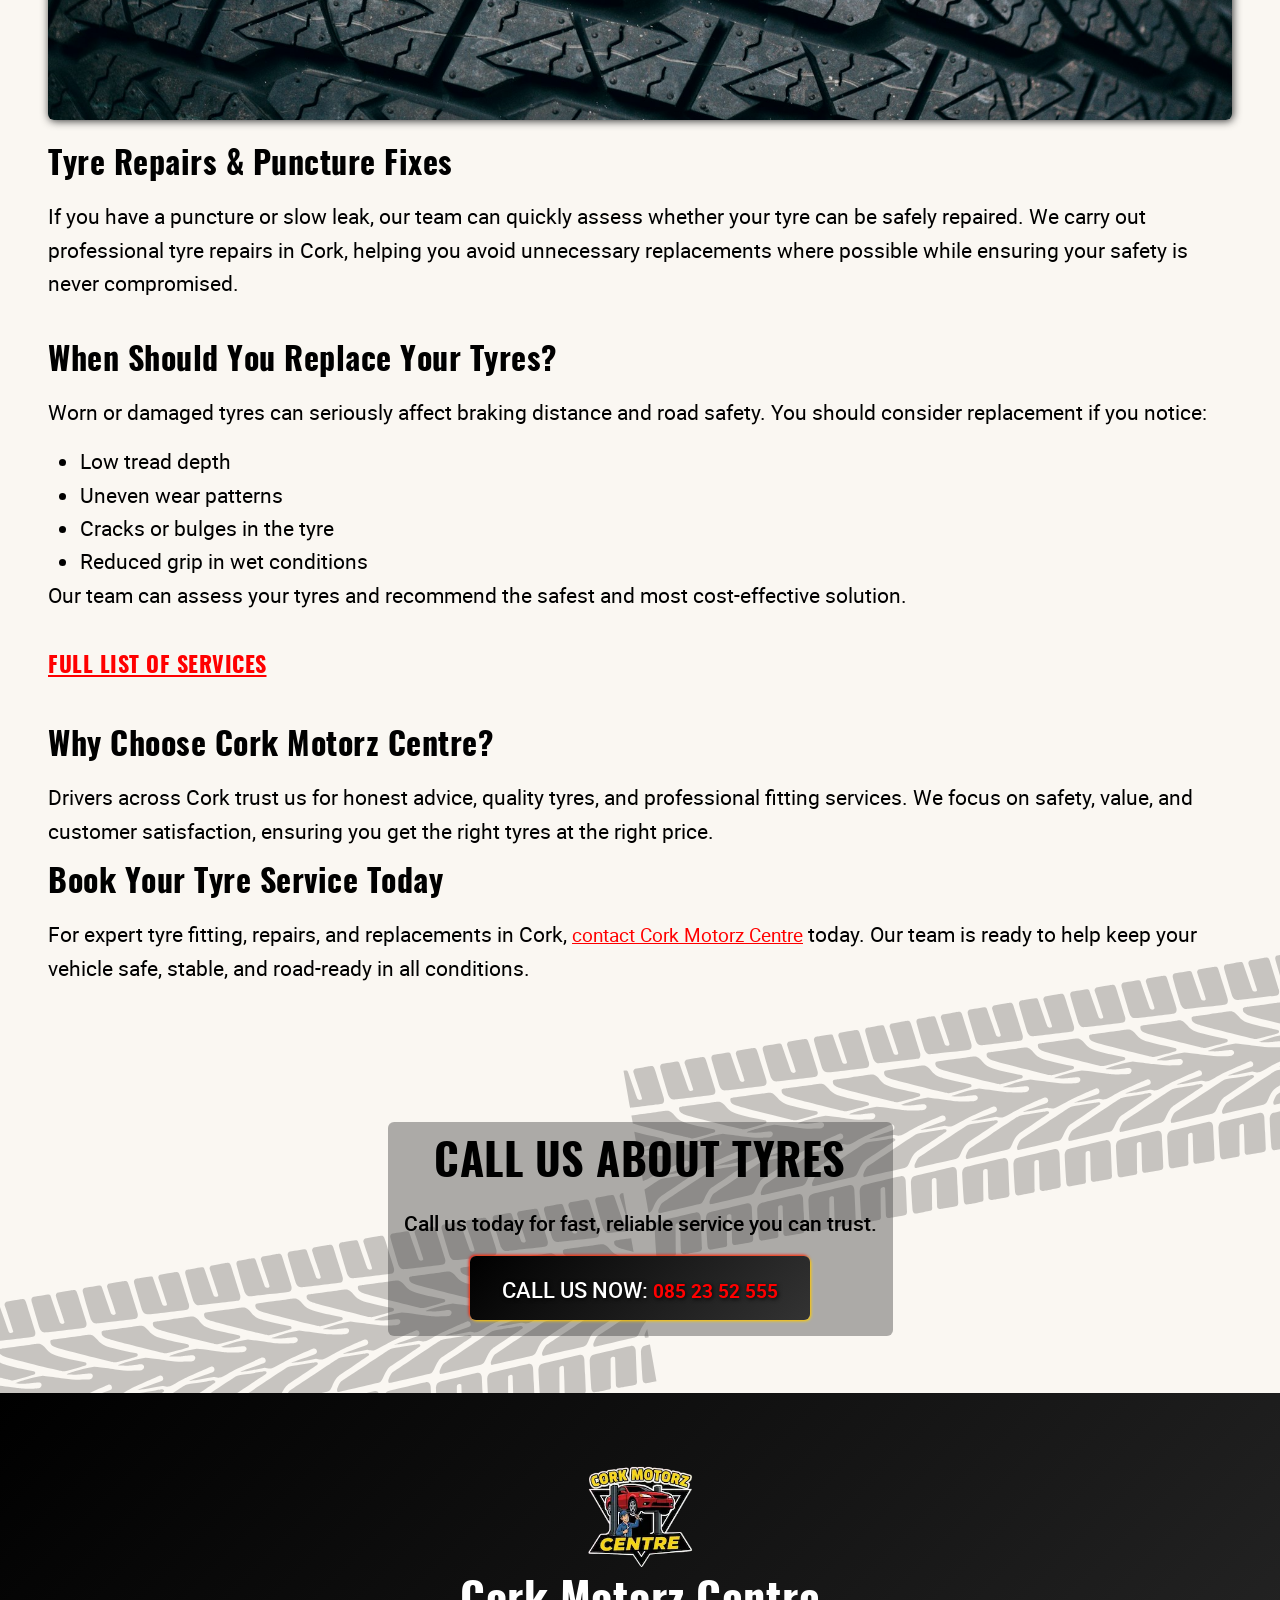
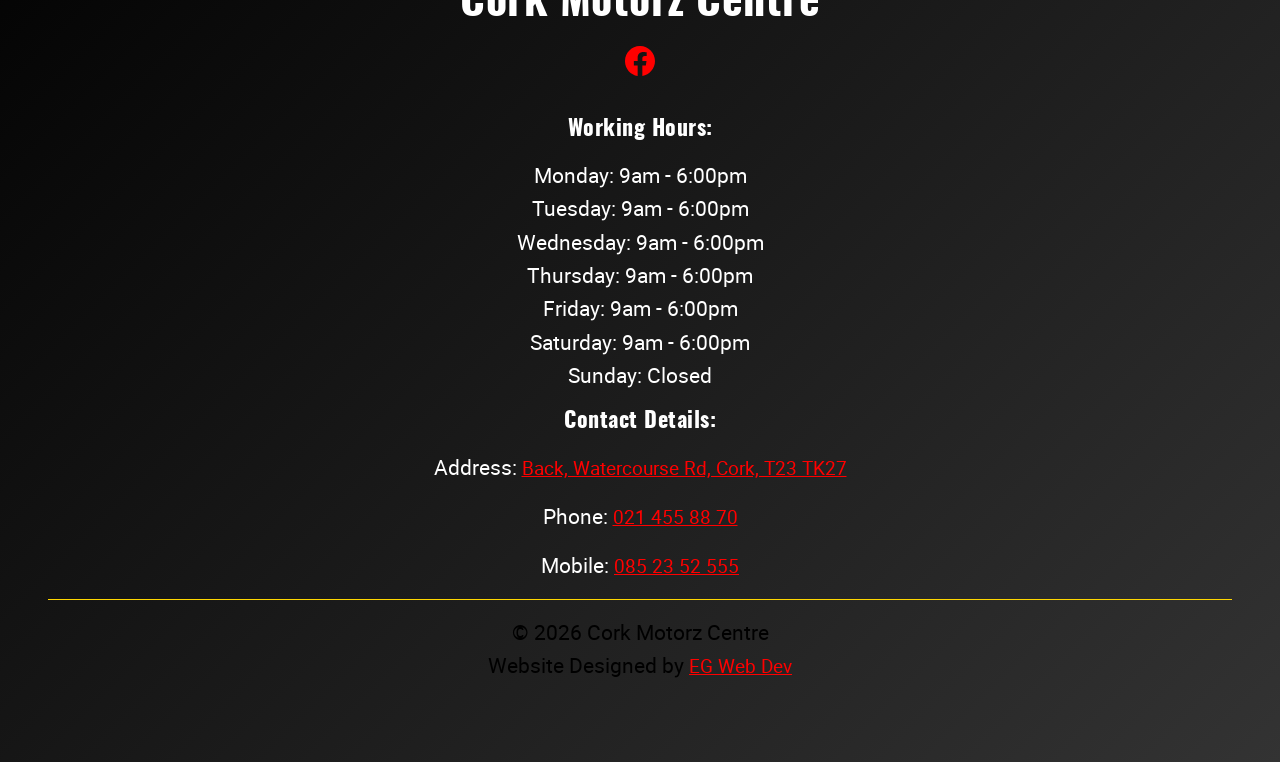
<file: service/tyres.html>
<!DOCTYPE html>
<html lang="en">
    <head>
        <meta charset="UTF-8">
        <meta name="viewport" content="width=device-width, initial-scale=1, viewport-fit=cover"/>
        <meta name="description" content="Tyres in Cork at Cork Motorz Centre. New tyres, puncture repairs, wheel balancing, and fitting services for all makes and models.">


        <!-- Open Graph / Social Preview -->
        <meta property="og:title" content="Cork Motorz Centre | Tyres">
        <meta property="og:description" content="Tyres in Cork at Cork Motorz Centre. New tyres, puncture repairs, wheel balancing, and fitting services for all makes and models.">
        <meta property="og:image" content="">
        <meta property="og:url" content="">
        <meta property="og:type" content="website">

        <link rel="icon" type="image/x-icon" href="/assets/logos/cork-motorz-centre-logo.ico">

        <title>Cork Motorz Centre | Tyres</title>
        
        <link rel="stylesheet" href="/styles/style.css">
        <script src="/scripts/nav.js" defer></script>
        <script src="/scripts/fade-in.js" defer></script>
        
    </head>

    <body>
        <!--------------------------------------------------------------- HEADER/NAVIGATION -------------------------------------------------------------------------->
        <header class="site-nav">

            <div class="site-nav__container container">
                
                <a href="/index.html" class="site-nav__brand">
                    <img class="site-nav__logo" src="/assets/logos/cork-motorz-centre-logo.webp" alt="Example Logo">
                </a>

                <nav class="site-nav__links" id="primary-navigation" aria-label="Primary navigation">
                    <ul>
                        <li><a href="/index.html">Home</a></li>
                        <li><a href="/about.html">About Us</a></li>
                        <li><a href="/service/service.html">Services</a></li>
                        <li><a href="/news.html">News</a></li>
                        <li><a href="/contact.html">Contact Us</a></li>
                        <li><a href="/vehicle-recovery.html">Vehicle Recovery</a></li>
                        <li><a href="/dpf-cleaning.html">DPF Cleaning</a></li>
                    </ul>
                </nav>

                <button class="site-nav__toggle" aria-label="Toggle navigation" aria-controls="primary-navigation" aria-expanded="false"> 
                    <span></span>
                    <span></span>
                    <span></span>
                </button>

            </div>
            <div class="site-nav__overlay" aria-hidden="true"></div>
        
        </header>

        <main>

            <!--------------------------------------------------------------- HERO ------------------------------------------------------------------>
            <section class="hero-section section">
                <img src="/assets/images/diagnostics.webp" alt="Cork Motorz Centre Hero Background Image">
                <div class="hero-overlay"></div>
                <div class="tyres-hero container fade-in">
                    <h1>Tyres in Cork</h1>
                    <p>Tyre Fitting, Repairs & Replacement Services at Cork Motorz Centre</p>
                    <a href="tel:0852352555" class="btn-primary">Call Us</a>
                </div>
            </section>

            <article class="maintenance-article section fade-in">
                <div class="container">
                    <div class="section-decor">
                        <span class="section-decor-yellow"></span>
                        <span class="section-decor-red"></span>
                    </div>
                    <h2>Tyres at Cork Motorz Centre</h2>

                    <p>
                        At Cork Motorz Centre, we provide professional tyre services in Cork, including tyre fitting, replacement, balancing, and repairs for all makes and models. Whether you need new tyres or a quick puncture repair, our team offers fast, reliable, and affordable solutions to keep you safely on the road.
                    </p>

                    <h3>New Tyre Fitting & Replacement</h3>

                    <p>
                        We supply and fit a wide range of quality tyres to suit all vehicles and budgets. From premium brands to cost-effective options, we help you choose the right tyres based on your driving needs, safety requirements, and performance expectations.
                        <br><br>
                        Our expert technicians ensure every tyre is fitted correctly for maximum safety, durability, and fuel efficiency.
                    </p>

                    <br>

                    <img class="fade-in" src="/assets/images/card-4.jpg" alt="Check engine light">

                    <br>

                    <h3>Tyre Repairs & Puncture Fixes</h3>

                    <p>
                        If you have a puncture or slow leak, our team can quickly assess whether your tyre can be safely repaired. We carry out professional tyre repairs in Cork, helping you avoid unnecessary replacements where possible while ensuring your safety is never compromised.
                    </p>

                    <br>

                    <h3>When Should You Replace Your Tyres?</h3>

                    <p>
                        Worn or damaged tyres can seriously affect braking distance and road safety. You should consider replacement if you notice:
                    </p>

                    <ul>
                        <li>Low tread depth</li>
                        <li>Uneven wear patterns</li>
                        <li>Cracks or bulges in the tyre</li>
                        <li>Reduced grip in wet conditions</li>
                    </ul>

                    <p>
                        Our team can assess your tyres and recommend the safest and most cost-effective solution.
                    </p>

                    <br>

                    <a href="/service.html"><h4>FULL LIST OF SERVICES</h4></a>


                    <br>

                    <h3>Why Choose Cork Motorz Centre?</h3>

                    <p>
                        Drivers across Cork trust us for honest advice, quality tyres, and professional fitting services. We focus on safety, value, and customer satisfaction, ensuring you get the right tyres at the right price.
                    </p>

                    <h3>Book Your Tyre Service Today</h3>

                    <p>
                        For expert tyre fitting, repairs, and replacements in Cork, <a href="tel:085 23 52 555">contact Cork Motorz Centre</a> today. Our team is ready to help keep your vehicle safe, stable, and road-ready in all conditions.
                    </p>
                </div>
            </article>

            <section class="cta section fade-in">
                <div class="banner-wrapper">
                    <img src="/assets/images/tire-tracks.svg" class="track track-top" alt="">
                    <img src="/assets/images/tire-tracks.svg" class="track track-bottom" alt="">

                    <div class="cta-content">
                        <h2>CALL US ABOUT TYRES</h2>
                        <p>Call us today for fast, reliable service you can trust.</p>
                        <div class="cta-button btn-primary">
                            <span>CALL US NOW:</span>
                            <a href="tel:085 23 52 555"><strong>085 23 52 555</strong></a>
                        </div>
                    </div>
                </div>
            </section>
        </main>

        <!-------------------------------------------------------------- FOOTER ---------------------------------------------------------------------------->
        <footer class="footer section fade-in">
            <div class="container">
                <div>
                    <img src="/assets/logos/cork-motorz-centre-logo.webp" alt="Cork Motorz Centre Logo">
                    <h2>Cork Motorz Centre</h2>
                    <div class="footer-socials">
                        <a href="https://www.facebook.com/p/Cork-Motorz-Centre-100063648090847/">
                            <svg xmlns="http://www.w3.org/2000/svg" fill="currentColor" class="bi bi-facebook" viewBox="0 0 16 16"><path d="M16 8.049c0-4.446-3.582-8.05-8-8.05C3.58 0-.002 3.603-.002 8.05c0 4.017 2.926 7.347 6.75 7.951v-5.625h-2.03V8.05H6.75V6.275c0-2.017 1.195-3.131 3.022-3.131.876 0 1.791.157 1.791.157v1.98h-1.009c-.993 0-1.303.621-1.303 1.258v1.51h2.218l-.354 2.326H9.25V16c3.824-.604 6.75-3.934 6.75-7.951"/></svg>
                        </a>
                    </div>
                </div>
                <div>
                    <h4>Working Hours:</h4>
                    <p>
                        <span>Monday:</span> 9am - 6:00pm <br>
                        <span>Tuesday:</span> 9am - 6:00pm <br>
                        <span>Wednesday:</span> 9am - 6:00pm <br>
                        <span>Thursday:</span> 9am - 6:00pm <br>
                        <span>Friday:</span> 9am - 6:00pm <br>
                        <span>Saturday:</span> 9am - 6:00pm <br>
                        <span>Sunday:</span> Closed
                    </p>
                </div>
                <div>
                    <h4>Contact Details:</h4>
                    <p>Address: <a href="https://maps.app.goo.gl/SgTDD4QANHRx9vL56">Back, Watercourse Rd, Cork, T23 TK27</a></p>
                    <p>Phone: <a href="tel:0214558870">021 455 88 70</a></p>
                    <p>Mobile: <a href="tel:0852352555">085 23 52 555</a></p>
                </div>
                <div class="footer-line"></div>
                <div class="footer-ps"><p> © 2026 Cork Motorz Centre <br>Website Designed by <a href="https://eg-webdev.com/">EG Web Dev</a></p></div>
            </div>
        </footer>
    </body>
</html>
</file>
<file: styles/style.css>
/*---------------------------------------------------------- BASE CSS ----------------------------------------------------------------------------------------------------- */

/* ---------------------------- CSS RESET ------------------------------- */
*, *::before, *::after {
    box-sizing: border-box;
}

* {
    margin: 0;
    padding: 0;
}

html {
    overflow-x: hidden;
    scroll-behavior: smooth;
    background-color: #FAF7F2;
}

body {
    min-height: 100svh;
    overflow-x: hidden;
}

/* ---------------------------- ELEMENTS ------------------------------- */
img {
    max-width: 100%;
    height: auto;
    display: block;
}

ul, ol {
    list-style: none;
}

h1, h2, h3, h4, h5, h6 {
    text-wrap: balance;
}

a:focus {
    outline: 2px solid #1E1E1E;
    outline-offset: 2px;
}

button {
    cursor: pointer;
    border: none;
    background: none;
    font-family: inherit;
}

/* ---------------------------- FONTS ------------------------------- */

/* =====================
   OSWALD
===================== */

@font-face {
    font-family: "Oswald";
    src: url("../assets/fonts/oswald-medium-webfont.woff2") format("woff2");
    font-weight: 500;
    font-style: normal;
    font-display: swap;
}

@font-face {
    font-family: "Oswald";
    src: url("../assets/fonts/oswald-bold-webfont.woff2") format("woff2");
    font-weight: 700;
    font-style: normal;
    font-display: swap;
}

/* =====================
   ROBOTO
===================== */

@font-face {
    font-family: "Roboto";
    src: url("../assets/fonts/roboto-regular-webfont.woff2") format("woff2");
    font-weight: 400;
    font-style: normal;
    font-display: swap;
}

@font-face {
    font-family: "Roboto";
    src: url("../assets/fonts/roboto-medium-webfont.woff2") format("woff2");
    font-weight: 500;
    font-style: normal;
    font-display: swap;
}

@font-face {
    font-family: "Roboto";
    src: url("../assets/fonts/roboto-bold-webfont.woff2") format("woff2");
    font-weight: 700;
    font-style: normal;
    font-display: swap;
}

/* ---------------------------- VARIABLES ------------------------------- */
:root {
    /* Colors */
    /* Colors */
    --color-primary: #000000;        /* black, main headings & logo base */
    --color-secondary: #FFFFFF;      /* white, text on dark backgrounds / general backgrounds */
    --color-accent: #FF0000;         /* red, for buttons, highlights, important elements */
    --color-accent-alt: #FFD700;     /* yellow/gold, secondary accent for details */
    --color-section-soft: #F5F5F5;   /* light gray for section backgrounds */
    --color-neutral-light: #FFFFFF;  /* white / background fallback */
    --color-neutral-dark: #333333;   /* dark text on light backgrounds */
    --color-bronze: #FFD700;         /* optional accent, can be same as yellow */

    --gradient-primary: linear-gradient(135deg, #000000, #333333);

    /* Typography */
    --font-primary: 'Roboto', sans-serif;
    --font-secondary: 'Oswald', sans-serif;

    --font-weight-regular: 400;
    --font-weight-medium: 500;
    --font-weight-bold: 700;

    /* Font Sizes */
    --fs-h1: 2.8rem;
    --fs-h2: 2.25rem;
    --fs-h3: 1.75rem;
    --fs-h4: 1.5rem;
    --fs-h5: 1.25rem;
    --fs-h6: 1rem;
    --fs-body: 1rem;
    --fs-small: 0.875rem;

    /* Line Heights */
    --lh-h1: 1.2;
    --lh-h2: 1.3;
    --lh-h3: 1.35;
    --lh-body: 1.6;

    /* Letter Spacing */
    --ls-heading: 0.5px;
    --ls-body: 0px;

    /* Layout / UI */
    --container-width: 1920px;
    --container-padding: 1rem;
    --section-heading-padding: 1rem;
    --radius: 6px;
    --shadow: 1px 1px 5px rgba(0,0,0,0.2);


    /* Layering */
    --layer-base: 1;
    --layer-nav: 100;
    --layer-overlay: 200;
    --layer-toggle: 300;
    --layer-menu: 250;

    /* Section spacing */
    --space-section: 3rem;
    --space-section-lg: 6rem;

    --section-heading-padding: 1rem;

    /* UI */
    --header-height: 100px;
    --logo-size: 120px;
    --icon-size: 84px;

    --radius: 6px;
    --shadow: 0 8px 20px rgba(0,0,0,0.08);

    /* Transitions */
    --transition-fast: 0.2s ease;
    --transition-medium: 0.3s ease;
    --transition-slow: 0.5s ease;
}

/* ---------------------------- TYPOGRAPHY ------------------------------- */
body {
    font-family: var(--font-primary);
    font-weight: var(--font-weight-regular);
    font-size: var(--fs-body);
    line-height: var(--lh-body);
    letter-spacing: var(--ls-body);
    color: var(--color-text);
    background-color: var(--color-main-bg);
}

h1,h2,h3,h4,h5,h6 {
    font-family: var(--font-secondary);
    font-weight: var(--font-weight-bold);
    line-height: 1.2;
    letter-spacing: var(--ls-heading);
    color: var(--color-text);
    margin-bottom: 1rem;
}

p {
    margin-bottom: 1rem;
}

h1 {
    font-size: var(--fs-h1);
}

h2 {
    font-size: var(--fs-h2);
}

h3 {
    font-size: var(--fs-h3);
}

h4 {
    font-size: var(--fs-h4);
}

h5 {
    font-size: var(--fs-h5);
}

p {
    font-size: var(--fs-body);
}

ul {
    font-size: var(--fs-body);
}

li {
    font-size: var(--fs-body);
}

.sub-text {
    color: var(--color-text-muted);
    font-size: var(--fs-h5);
    font-family: var(--font-secondary);
}

/* ---------------------------- LAYOUT SYSTEM ------------------------------- */

/* Horizontal container ONLY */
.container {
    width: 100%;
    max-width: var(--container-width);
    margin-inline: auto;
    padding-inline: var(--container-padding);
}

/* Vertical spacing (sections) */
.section {
    padding-block: var(--space-section);
}

.section-lg {
    padding-block: var(--space-section-lg);
}

/* Section headings */
.section-heading {
    margin-bottom: var(--section-heading-padding);
}

/* Header height */
header {
    height: var(--header-height);
}

/* ---------------------------- IMAGES ------------------------------- */
img {
    display: block;
    max-width: 100%;
}

/* ---------------------------- UTILITIES ------------------------------- */
.flex {
    display: flex;
}

.flex-center {
    display: flex;
    align-items: center;
    justify-content: center;
}

.text-center {
    text-align: center;
}

/* ---------------------------- RESPONSIVE ------------------------------- */

/* Tablet */
@media (min-width: 768px) {
    :root {
        --container-padding: 2rem;
        --space-section: 5rem;
        --space-section-lg: 7rem;

        --fs-h1: 3.5rem;
        --fs-h2: 2.5rem;
        --fs-h3: 2rem;
    }

    p {
        font-size: 1.2rem;
    }
}

/* Desktop */
@media (min-width: 1024px) {
    :root {
        --container-padding: 3rem;
        --space-section: 4rem;
        --space-section-lg: 8rem;

        --fs-h1: 4rem;
        --fs-h2: 2.75rem;
        --fs-h3: 2rem;
        --fs-h4: 1.4rem;
    }

    a {
        font-size: 1.2rem;
    }

    p, li {
        font-size: 1.3rem;
    }
}

/* Large screens */
@media (min-width: 1440px) {
    :root {
        --container-padding: 4rem;
    }

    h1 { font-size: 4.5rem; }
    h2 { font-size: 3rem; }
    h3 { font-size: 2.5rem; }

    a { font-size: 1.6rem; }
    p,li { font-size: 1.4rem; }
}

@media (min-width: 1920px) {
    :root {
        --container-padding: 0rem;
        --container-width: 1600px;
    }

    h1 { font-size: 4.5rem; }
    h2 { font-size: 3rem; }
    h3 { font-size: 2rem; }
    h4 {font-size: 1.8rem;}

    a { font-size: 1.6rem; }
    p,li { font-size: 1.4rem; }
}

/* Mobile utilities */
@media (max-width: 767px) {
    .flex {
        flex-direction: column;
    }
}

/* ------------------------------------------------------- COMPONENTS ---------------------------------------------------------------------- */


/* BUTTON */
.btn-primary{
    background: var(--gradient-primary);
    color: var(--color-secondary);
    padding: 1rem 2rem;
    text-align: center;
    max-width: fit-content;
    max-height: 4rem;
    border-radius: var(--radius);
    box-shadow: 1px 1px 3px var(--color-accent-alt),
    -1px -1px 3px var(--color-accent);
    text-decoration: none;
    font-weight: 500;
    text-transform: uppercase;
    text-shadow: 1px 1px 4px var(--color-primary);
}

.section-decor {
    display: flex;
    flex-direction: row;
    margin-bottom: 0.5rem;
}

.section-decor-yellow {
    display: inline-block;
    height: 0.3rem;
    width: 2rem;
    background-color: var(--color-accent-alt);
    transform: skewX(45deg);  /* slants the end like / */
    transform-origin: right top;
}

.section-decor-red {
    display: inline-block;
    height: 0.3rem;
    width: 1.5rem;
    background-color: var(--color-accent);
    transform: skewX(45deg);  /* slants the end like / */
    transform-origin: right top;
}

/* -------------------- Fade In Animation -------------------- */

.fade-in {
    opacity: 0;
    transform: translateY(30px);
    transition: opacity 0.8s ease, transform 0.8s ease;
}

.fade-in.visible {
    opacity: 1;
    transform: translateY(0);
}

/* -------------------------------- CTA ----------------------------------------- */


.banner-wrapper {
  position: relative;
  width: 100%;
  height: 200px; /* Set a fixed height for the banner */
  
  overflow: visible;
  display: flex;
  align-items: center;
  justify-content: center;
}

.track {
  position: absolute;
  width: 300%;      /* Make them long */
  opacity: 0.2;
  transform: rotate(-10deg) scale(1.2);
  transform-origin: center;
  pointer-events: none;
  z-index: 0;       /* Keep behind the text */
}

/* Push to the top left */
.track-top {
  top: -19%;
  left: -5%;
  transform: rotate(-10deg);
  transform-origin: center;
}

/* Push to the bottom right */
.track-bottom {
  bottom: -30%;
  right: -5%;
  transform: rotate(-10deg);
}

/* Ensure content stays on top of the tracks */
.cta-content {
  position: relative;
  z-index: 1;
  color: var(--color-primary);
  font-weight: 500;
  background-color: #33333363;
  padding: 1rem;
  border-radius: var(--radius);
  text-align: center;
  width: fit-content;
}

.cta-button {
    font-weight: 500;
    text-align: center;
    font-size: 20px;
    gap: 0.5rem;
    margin: 0 auto;
    width: fit-content;
}

.cta-button a {
    text-decoration: none;
    color: var(--color-accent);
}

@media(min-width: 768px) {

    .track {
        width: 86.3%;
    }
    
    /* Push to the top left */
    .track-top {
        top: -88%;
        left: -33%;
    }

    /* Push to the bottom right */
    .track-bottom {
        bottom: -88%;
        right: -34%;
    }

    .cta-button {
        font-size: 22px;
    }

    .cta-button.btn-primary {
        max-width: fit-content;
    }
}

@media(min-width: 1024px) {

    .track {
        width: 56.9%;
    }
    
    /* Push to the top left */
    .track-top {
        top: -73%;
        left: -5%;
    }

    /* Push to the bottom right */
    .track-bottom {
        bottom: -70%;
        right
        : -5%;
    }
}

@media(min-width: 1440px) {

    .track {
        width: 56.9%;
    }
    
    /* Push to the top left */
    .track-top {
        top: -138%;
    }

    /* Push to the bottom right */
    .track-bottom {
        bottom: -104%;
    }
}

@media(min-width: 1920px) {
    .track {
        width: 56.8%;
    }
    
    /* Push to the top left */
    .track-top {
        top: -173%;
    }

    /* Push to the bottom right */
    .track-bottom {
        bottom: -179%;
    }
}

/* ================================================================   NAV CSS ================================================================================= */



.site-nav {
    position: relative;
    z-index: var(--layer-nav);
    background: var(--gradient-primary);
    display: flex;
    width: 100%;
}

.site-nav__container {
    display: flex;
    justify-content: space-between;
    align-items: center;
    width: 100%;
    max-width: 1600px;
    margin-inline: auto;
    padding-inline: clamp(1rem, 3vw, 4rem);
}


/* -------------------------
   LOGO
------------------------- */
.site-nav__logo {
    height: 90px;
    width: auto;
}

/* ================= NAV STATE ================= */
body.open-nav {
    overflow: hidden;
}

/* -------------------------
   NAV PANEL (MOBILE)
------------------------- */
.site-nav__links {
    position: fixed;
    top: 0;
    right: 0;

    width: 70%;
    height: 100svh;

    display: flex;
    flex-direction: column;
    justify-content: center;
    align-items: center;

    background: var(--gradient-primary);

    will-change: transform;
    transform: translateX(100%);
    opacity: 0;
    visibility: hidden;
    pointer-events: none;

    transition: transform var(--transition-medium),
                opacity var(--transition-medium),
                visibility 0s;

    z-index: var(--layer-menu);
}

.site-nav__links ul {
    display: flex;
    flex-direction: column;
    gap: 1rem;
    text-align: center;
    width: 100%;
}


/* OPEN STATE */
.site-nav.open-nav .site-nav__links {
    transform: translateX(0);
    opacity: 1;
    visibility: visible;
    pointer-events: auto;
}

.site-nav__links a:focus-visible {
    outline: 2px solid #fff;
    outline-offset: 4px;
}

.site-nav__links a {
    color: var(--color-secondary);
    text-decoration: none;
    transition: opacity 0.2s ease;
    font-weight: 500;
}

/* Decorative separation line on mobile menu */
.site-nav__links a::after {
    content: "";
    display: block;
    height: 1px;
    width: 60%;
    background: var(--color-accent-alt);
    margin: 0.5rem auto;   
}

.site-nav__links a:hover {
    opacity: 0.7;
    color: var(--color-bronze);
}

/* -------------------------
   OVERLAY
------------------------- */
.site-nav__overlay {
    position: fixed;
    inset: 0;

    background: rgba(0, 0, 0, 0.4);

    opacity: 0;
    visibility: hidden;
    pointer-events: none;

    transition: opacity var(--transition-medium),
                visibility 0s;

    z-index: var(--layer-overlay);
}

.site-nav.open-nav .site-nav__overlay {
    opacity: 1;
    visibility: visible;
    pointer-events: auto;
}

/* -------------------------
   HAMBURGER BUTTON
------------------------- */
.site-nav__toggle {
    position: relative;

    display: flex;
    flex-direction: column;
    gap: 0.5rem;
    transform-origin: center;

    z-index: var(--layer-toggle);
}

.site-nav__toggle span {
    height: 3px;
    width: 32px;
    background-color: var(--color-accent-alt);
    transition: transform 0.3s ease,
                opacity 0.3s ease,
                background-color 0.3s ease;
}

.site-nav.open-nav .site-nav__toggle span:nth-child(1) {
    transform: translateY(11px) rotate(-45deg);
    background-color: var(--color-section-soft);
}

.site-nav.open-nav .site-nav__toggle span:nth-child(2) {
    transform: scale(0);
    opacity: 0;
}

.site-nav.open-nav .site-nav__toggle span:nth-child(3) {
    transform: translateY(-11px) rotate(45deg);
    background-color: var(--color-section-soft);
}




@media (max-width: 768px) {

    /* Remove last decor line from the menu */
    .site-nav__links li:last-child a::after {
    display: none;
    }

}

@media (min-width: 768px) {
    
    
}

@media (min-width: 1024px) {

    

    .site-nav__toggle {
        display: none;
    }

    /* RESET MOBILE MENU INTO DESKTOP NAV */
    .site-nav__links {
        position: static;
        transform: none;
        opacity: 1;
        visibility: visible;
        pointer-events: auto;

        width: auto;
        height: auto;

        background: transparent;

        justify-content: flex-end;
        align-items: center;
    }

    .site-nav__links ul {
        flex-direction: row;
        gap: 1rem;
    }


    /* disable overlay on desktop */
    .site-nav__overlay {
        display: none;
    }

    /* underline animation */

    .site-nav__links a {
        position: relative;
        color: var(--color-section-soft);

        transition: opacity 0.2s ease;
    }

    .site-nav__links a::after {
        content: "";

        position: absolute;
        left: 0;
        bottom: -12px;

        width: 100%;
        height: 2px;

        background-color: var(--color-accent);

        transform: scaleX(0);
        transform-origin: left;

        transition: transform 0.3s ease;
    }

    .site-nav__links a:hover::after,
    .site-nav__links a:focus-visible::after,
    .site-nav__links a.active::after {
        transform: scaleX(1);
    }
}

@media (min-width: 1440px) { 

    .site-nav__links ul {
        gap: 1.5rem;
    }

    .site-nav__logo {
        height: 100px;
        width: auto;
    }
}

@media (min-width: 1920px) { 
    
    .site-nav__links ul {
        gap: 2.5rem;
    }

    .site-nav__logo {
        height: 120px;
        width: auto;
    }

    header {
        padding: 4rem 0;
    }

    .site-nav__container {
        padding-inline: var(--container-padding);
    }

}

/* ================================================================  HERO CSS ================================================================================= */

.hero-section.section {
    padding: 0;
}

.hero-content .container {
    padding: 0;
}

.hero-section {
    position: relative;
}

.hero-section img {
    position: relative;
    width: 100%;
    height: 60svh;
    object-fit: cover;
    z-index: 0;
}

.hero-overlay {
    inset: 0;
    position: absolute;
    background-color: rgba(0, 0, 0, 0.7);
    z-index: 1;
    top: 0;
    left: 0;
}

.hero-content h1 {
    color: var(--color-secondary);
}

.hero-content {
    position: absolute;
    top: 0;
    left: 0;
    z-index: 2;

    margin: 4rem 0;

    display: flex;
    flex-direction: column;

    display: flex;
    flex-direction: column;
    
    color: var(--color-secondary);
    width: 20rem;
    text-shadow: 1px 1px 1px var(--color-primary);
}

.hero-content p {
    padding-bottom: 4rem;
}


@media (min-width: 768px) {

    .hero-section img {
        height: 65svh;
    }

    .hero-content {
        width: 30rem;
    }

    .btn-primary {
        max-width: 12rem;
    }
    
}

@media (min-width: 1024px) {

    .hero-section img {
        height: 70svh;
    }

    .hero-content {
        width: 40rem;
        margin: 5rem 0;
    }
    
}

@media (min-width: 1440px) {

    .hero-section img {
        height: 80svh;
    }

    .hero-content {
        width: 60rem;
        margin: 6.5rem 0;
    }
}

@media (min-width: 1920px) {

    .hero-section img {
        height: 60svh;
    }

    .hero-content {
        width: 60rem;
        margin: 6.5rem 10rem;
    }
}

/* ================================================================  HERO CAROUSEL ================================================================================= */



.carousel {
  position: relative;
  width: 100%;
  height: 400px;
  overflow: hidden;
  border-radius: var(--radius);
  box-shadow: 1px 1px 10px var(--color-neutral-dark);
}

.slide {
  position: absolute;
  inset: 0;
  opacity: 0;
  transition: opacity 0.8s ease;
}

.slide.active {
  opacity: 1;
}

/* important: anchor badge positioning */
.slide {
  position: absolute;
  inset: 0;
  display: block;
  text-decoration: none;
  color: inherit;
}

.slide-link {
  position: absolute;
  inset: 0;
  z-index: 1;
  display: block;
}

/* NEW badge */
.badge {
  position: absolute;
  top: 15px;
  right: 15px;
  background: var(--color-accent);
  color: white;
  font-size: var(--fs-body);
  font-weight: bold;
  padding: 10px 25px;
  border-radius: 20px;
  z-index: 2;
  text-transform: uppercase;
  letter-spacing: 0.5px;
}

.slide img {
  width: 100%;
  height: 100%;
  object-fit: cover;
  display: block;
}

.overlay {
  position: absolute;
  bottom: 30px;
  left: 50%;
  transform: translateX(-50%);
  z-index: 2;

  color: var(--color-secondary);
  background: rgba(0,0,0,0.7);
  padding: 16px;
  border-radius: 10px;
  width: calc(100% - 32px);
  text-align: center;
}

.overlay {
  pointer-events: none;
}

.arrow {
  position: absolute;
  top: 40%;
  transform: translateY(-50%);
  background: rgba(48, 48, 45, 0.5);
  color: white;
  border: none;
  font-size: 24px;
  padding: 10px 17px;
  cursor: pointer;
  z-index: 5;
  border-radius: 50%;
  transition: background 0.2s ease;
}

.arrow:hover {
  background: rgba(0,0,0,0.7);
}

.prev {
  left: 15px;
}

.next {
  right: 15px;
}

.dots {
  position: absolute;
  bottom: 15px;
  left: 50%;
  transform: translateX(-50%);
  display: flex;
  gap: 8px;
  z-index: 5;
}

.dot {
  width: 10px;
  height: 10px;
  border-radius: 50%;
  background: rgba(255,255,255,0.5);
  cursor: pointer;
  transition: all 0.3s ease;
}

.dot.active {
  background: var(--color-accent);
  transform: scale(1.2);
}

@media(min-width: 768px) {
    .overlay {
        bottom: 40px;
    }

    .arrow {
        padding: 10px 20px ;
    }
}

@media(min-width: 1024px) { 
    .carousel {
        height: 500px;
    }

    .badge {
        padding: 12px 22px ;
    }
}

@media(min-width: 1440px) {
    .carousel {
        height: 600px;
    }
}

@media(min-width: 1920px) {
    .carousel {
        height: 700px;
    }

    .badge {
        padding: 15px 32px ;
    }
}


/* ------------------------------------------------------------------------------------new service design ------------------------------------------------------------- */

.services {
    background: var(--gradient-primary);
}

.services h2 {
    color: var(--color-secondary);
}

.service-cards-grid {
    display: grid;
    grid-template-columns: repeat(1, 1fr);
    gap: 2rem;
}

.service-card {
    position: relative;
    height: 25rem;
    overflow: hidden;
    border-radius: var(--radius);
    box-shadow: 1px 1px 10px var(--color-neutral-dark);
}

.service-card img {
    position: relative;
    width: 100%;
    height: 100%;
    object-fit: cover;
    z-index: 0;
}

.service-overlay {
    inset: 0;
    position: absolute;
    background-color: rgba(0, 0, 0, 0.7);
    z-index: 1;
    top: 0;
    left: 0;
}

.service-card-content {
    position: absolute;
    top: 50%;
    left: 2rem;
    transform: translateY(-50%);
    z-index: 2;
    text-align: center;
    align-items: center;

    display: flex;
    flex-direction: column;
    gap: 1rem;

    width: 20rem;
    color: var(--color-secondary);
}

@media(min-width: 768px) {
  
    .service-card-content {
        left: 6rem;
        width: 32rem;
    }

    .service-card-content a {
        min-width: fit-content;
    }
}

@media(min-width: 1024px) { 
   
    .service-card-content {
        left: 8.5rem;
        width: 40rem;
    }
}

@media(min-width: 1440px) {
   
    .service-cards-grid {
        grid-template-columns: repeat(3, 1fr);
        gap: 0.8rem;
    }

    .service-card {
        height: 40rem;
    }

    .service-card-content {
        left: 1rem;
        width: 25rem;
    }

}

@media(min-width: 1920px) {
   
    .service-card-content {
        left: 1rem;
        width: 30rem;
    }
}


/* ================================================================    WHY CHOOSE US  ================================================================================= */

.featured-content {
    display: flex;
    flex-direction: column;
    gap: 2rem;
}

.featured-card {
    display: flex;
    flex-direction: column;
    gap: 1rem;
    text-align: center;
}

.icon-frame {
  position: relative;
  width: 140px;
  height: 140px;
  margin: 0 auto;

  display: flex;
  align-items: center;
  justify-content: center;
}

.hex {
  position: absolute;
  inset: 0;
  width: 100%;
  height: 100%;
  fill: none;
  stroke: var(--color-accent);
  stroke-width: 2;
}

.featured-icon {
  position: relative; /* IMPORTANT: remove absolute */
  width: 80px;
  height: 80px;
  z-index: 2;
  color: var(--color-neutral-dark);
}

@media (min-width: 1024px) {
    .featured-content {
        display: grid;
        grid-template-columns: repeat(3, 1fr);
    }
}

/* ================================================================      LOCATION     ================================================================================= */

.location-section .container {
    padding-bottom: 1rem;
    padding-top: 0;
}

.location-section iframe {
    width: 100%;
    height: 500px;
}

@media (min-width: 1440px){
    
    .location-section iframe {
        max-width: 91%;
        display: block;
        margin: 0 auto;
    }
}

@media (min-width: 1440px){ 
    
    .location-section iframe {
        max-width: 85%;
    }
}

/* ================================================================      CONTACT      ================================================================================= */

.contact-details {
    display: flex;
    flex-direction: column;
}

.contact-details svg {
    height: 20px;
    width: auto;
}

.contact-item {
    display: flex;
    flex-direction: row;
    gap: 1rem;
}

.contact-item p {
    font-weight: 500;
}

.contact-item a {
    color: var(--color-accent);
}

.contact-item span {
    color: var(--color-accent);
}

/* ================================================================      TESTIMONIALS      ================================================================================= */

.testimonial-section {
    background-color: black;
    padding-bottom: 2rem;
    
}

.testimonial-section .container {
    padding-bottom: 0;
}

.testimonial-section h2 {
    color: var(--color-secondary);
}

.testimonials-section{
    position: relative;
    display: flex;
    flex-direction: column;
    padding: 1rem;
    gap: 2rem;
    align-items: center;
    justify-content: center;
    background-color: black;
    color: white;
}

.testimonials-wrapper {
    width: 100%;
}

.testimonials-wrapper::-webkit-scrollbar {
    display: none;
}

.testimonial-overlay-left,
.testimonial-overlay-right {
    content: "";
    position: absolute;
    top: 0;
    bottom: 0;
    width: 3rem;
    z-index: 3;
}

.testimonial-overlay-left {
    left: 0;
    background: linear-gradient(to right, black, transparent);
}

.testimonial-overlay-right {
    right: 0;
    background: linear-gradient(to left, black, transparent);
}

.testimonials-inner-row {
    display: flex;
    flex-direction: row;
    gap: 1rem;
    justify-content: flex-start;
    text-align: center;
    scrollbar-width: none;
}

.testimonials-card {
    background-color: rgb(12, 12, 12);
    border: 1px solid rgb(48, 48, 48);
    border-radius: 1rem;
    position: relative;
    display: flex;
    flex-direction: column;
    min-height: 18rem;
    max-width: 18rem;
    justify-content: center;
    align-items: center ;
    padding: 1rem;
    text-align: center;
}

.special-p {
    position: absolute;
    bottom: 1rem;
    right: 1rem;
    color: gray;
    text-align: right;
    padding-top: 0;
}

.features-cards-wrapper,
.testimonials-wrapper {
    overflow-x: auto;
    overflow-y: hidden;
    cursor: grab;
    position: relative;
    width: 100%;
}

.features-cards-wrapper.dragging,
.testimonials-wrapper.dragging {
    cursor: grabbing;
    user-select: none;
}

.features-cards-inner-row,
.testimonials-inner-row {
    display: flex;
    width: max-content;
}

.features-overlay,
.testimonial-overlay-left,
.testimonial-overlay-right {
    pointer-events: none;
}

@media (min-width: 768px){
    .testimonials-card {
        height: 22rem;
    }
}

@media (min-width: 1024px){
    .testimonials-card {
        height: 24rem;
        max-width: 22rem;
    }
}

/* ================================================================      ABOUT      ================================================================================= */

.footer {
    display: flex;
    flex-direction: column;
    background: var(--gradient-primary);
    gap: 1rem;
    text-align: center;
    align-items: center;
}

.footer > div:first-child {
    text-align: center;
}

.footer > div:first-child img {
    display: block;
    margin: 0 auto;
}

.footer img {
    height: 120px;
    width: auto;
}

.footer p {
    color: var(--color-secondary);
}

.footer a {
    color: var(--color-accent);
}

.footer a:hover {
    color: var(--color-accent-alt);
}

.footer h2,
.footer h4 {
    color: var(--color-secondary);
}


.footer-line {
    display: block;
    height: 1px;
    width: 100%;
    background-color: var(--color-accent-alt);
    margin-bottom: 1rem;
}

.footer-socials {
    display: flex;
    flex-direction: row;
    gap: 1rem;
    align-items: center;
    justify-content: center;
    margin: 0 auto;
    padding-bottom: 2rem;
}

.footer-socials svg {
    height: 30px;
    width: auto;
    color: var(--color-accent);
}

.footer-ps p{
    color: var(--color-primary);
}

@media (min-width: 1440px) {
    .footer-ps a {
        font-size: 1.3rem;
    }
}

/* ================================================================      PAGES     ================================================================================= */


/* ----------------------------------------------------------------      SERVICE     ------------------------------------------------------------------------------- */

.service-offer-grid {
    display: grid;
    grid-template-columns: repeat(1, 1fr);
    gap: 1rem;
}

.service-offer-card {
    background: var(--gradient-primary);
    border-radius: var(--radius);
    display: flex;
    flex-direction: column;
    height: 30rem;
    box-shadow: 1px 1px 10px var(--color-neutral-dark);
}

.service-offer-card a {
    text-decoration: none;
}

.service-offer-card img{
    border-top-right-radius: var(--radius);
    border-top-left-radius: var(--radius);
    height: 15rem;
    object-fit: cover;
}

.service-offer-card-info {
    padding: 1rem;
    display: flex;
    flex-direction: column;
    height: 100%;
    color: var(--color-secondary);
    text-align: center;
    align-items: center;
    justify-content: center;
}

.service-offer-card-more {
    display: flex;
    flex-direction: row;
    gap: 0.5rem;
    align-items: center;
    justify-content: center;
}

.service-offer-card-more p {
    margin: 0;
    color: var(--color-accent-alt);
}

.service-offer-card-more svg {
    height: 22px;
    width: auto;
    color: var(--color-accent-alt);
}

.full-service-list {
    background-color: var(--color-neutral-dark);
}

.full-service-list h2,
.full-service-list p {
    color: var(--color-neutral-light);
}

.full-service-grid {
    display: grid;
    grid-template-columns: repeat(1, 1fr);
}

/* ------------------------- Service List ---------------------- */

.service-list-item {
    display: flex;
    flex-direction: row;
    gap: 0.5rem;
}

.service-list-item svg {
    height: 30px;
    width: auto;
    color: var(--color-accent)
}

@media(min-width: 768px){

    .service-offer-grid {
        grid-template-columns: repeat(2, 1fr);
    }

    .full-service-grid {
        grid-template-columns: repeat(2, 1fr);
    }
}

@media(min-width: 1440px) {
    
    .service-offer-grid {
        grid-template-columns: repeat(3, 1fr);
    }

    .service-offer-card {
        height: 35rem;
    }
    
    .full-service-grid {
        grid-template-columns: repeat(3, 1fr);
    }
}

@media(min-width: 1920px) {
    .service-offer-grid {
        grid-template-columns: repeat(4, 1fr);
    }

    .full-service-grid {
        grid-template-columns: repeat(4, 1fr);
    }
}

/* ----------------------------------------------------------------      NEWS    ------------------------------------------------------------------------------- */

/* ----------------------------------------------------------------      CONTACT     ------------------------------------------------------------------------------- */

.contact-page-info {
    display: flex;
    flex-direction: column;
    gap: 4rem;
}

.contact-page-location iframe {
    width: 100%;
    height: 20rem;
}

@media (min-width: 768px) {

    .contact-page-location iframe {
        height: 30rem;
    }
}

@media (min-width: 1440px) {

    .contact-page-info {
        display: flex;
        flex-direction: row;
        gap: 6rem;
    }

    .contact-page-location iframe {
        height: 30rem;
        width: 40rem;
    }

    .contact-page-info {
        margin-bottom: 4rem;
    }
}

@media (min-width: 1920px) {
    
    .contact-page-location iframe {
        height: 30rem;
        width: 58rem;
    }
}   

/* ----------------------------------------------------------------      RECOVERY     ------------------------------------------------------------------------------- */

.recovery-hero-content {

    position: absolute;
    top: 0;
    left: 0;
    z-index: 2;

    margin: 7rem 0;

    display: flex;
    flex-direction: column;

    display: flex;
    flex-direction: column;
    
    color: var(--color-secondary);
    width: 24rem;
    text-shadow: 1px 1px 1px var(--color-primary);
}

.recovery-hero-content p {

    margin-bottom: 4rem;
}

.recovery-checklist > li {
    display: flex;
    flex-direction: row;
    gap: 0.5rem;
    align-items: center;
}

.recovery-checklist > li > svg {
    height: 22px;
    color: var(--color-accent);
}

.recovery-section a {
    color: var(--color-accent);
}

.recovery-section img {
    border-radius: var(--radius);
    box-shadow: 1px 1px 8px var(--color-neutral-dark);
    width: 100%;
    height: auto;
}

@media(min-width: 768px) {

    .recovery-hero-content { 
        width: 34rem;
    }

}

@media(min-width: 1024px) { 

    .recovery-hero-content { 
        width: 40rem;
    }

    .recovery-section img {
        height: 500px;
        object-fit: cover;
    }
}

@media(min-width: 1440px) {

    .recovery-hero-content { 
        width: 52rem;
        margin-top: 12rem;
    }

    .recovery-section img {
        height: 600px;
        object-fit: cover;
    }
    
}

@media(min-width: 1920px) { 

    .recovery-hero-content { 
        width: 42rem;
        margin-top: 4rem;
        margin-left: 10rem;
    }
}

/* ----------------------------------------------------------------      DPF CLEANING     ------------------------------------------------------------------------------- */

.dpf-cleaning ul{
    list-style: disc;
    margin-left: 2rem;
}

.dpf-cleaning iframe{
    display: block;
    width: 100%;
    height: 14rem;
}

.dpf-cleaning img {
    border-radius: var(--radius);
    box-shadow: 1px 1px 8px var(--color-neutral-dark);
    width: 100%;
    height: auto;
}

.dpf-cleaning a {
    color: var(--color-accent);
}

@media(min-width: 768px) {

    .dpf-cleaning iframe{
        width: 80%;
        height: 20rem;
        margin: 0 auto;
    }
}

@media(min-width: 1024px) {

    .dpf-cleaning iframe{
        width: 80%;
        height: 30rem;
    }

    .dpf-cleaning img {
        height: 500px;
        object-fit: cover;
    }

    #dpf-lights {
        height: 100%;
        scale: 0.8;
    }
}

@media(min-width: 1440px) {


    .dpf-cleaning img {
        height: 600px;
        object-fit: cover;
    }
    
    .dpf-cleaning iframe{
        width: 80%;
        height: 40rem;
    }
}

/* ----------------------------------------------------------------      MAINTENANCE     ------------------------------------------------------------------------------- */

.maintenance-hero {

    position: absolute;
    top: 0;
    left: 0;
    z-index: 2;

    margin: 4rem 0;

    display: flex;
    flex-direction: column;

    display: flex;
    flex-direction: column;
    
    color: var(--color-secondary);
    width: 24rem;
    text-shadow: 1px 1px 1px var(--color-primary);
}

.maintenance-hero p {
    margin-bottom: 2rem;
}

.maintenance-article ul {
    list-style: disc;
    margin-left: 2rem;
}

.maintenance-article a {
    color: var(--color-accent);
}

.maintenance-article img {
    border-radius: var(--radius);
    box-shadow: 1px 1px 8px var(--color-neutral-dark);
    width: 100%;
    height: auto;
}

@media(min-width:768px) {
    .maintenance-hero {
        width: 40rem;
        margin: 6rem 0;
    }

    .maintenance-hero p {
        margin-bottom: 4rem;
    }
}

@media(min-width: 1024px) { 

    .maintenance-hero { 
        width: 50rem;
    }

    .maintenance-article img {
        height: 500px;
        object-fit: cover;
    }
}

@media(min-width: 1440px) {


    .maintenance-article img {
        height: 600px;
        object-fit: cover;
    }
}

@media(min-width: 1920px) { 

    .maintenance-hero { 
        width: 42rem;
        margin-top: 4rem;
        margin-left: 10rem;
    }
}


/* ----------------------------------------------------------------      DIAGNOSTICS     ------------------------------------------------------------------------------- */

.diagnostics-hero{
    position: absolute;
    top: 0;
    left: 0;
    z-index: 2;

    margin: 8rem 0;

    display: flex;
    flex-direction: column;

    display: flex;
    flex-direction: column;
    
    color: var(--color-secondary);
    width: 24rem;
    text-shadow: 1px 1px 1px var(--color-primary);
}

.diagnostics-hero p {
    margin-bottom: 4rem;
}


@media(min-width:768px) {
    .diagnostics-hero {
        width: 40rem;
        margin: 6rem 0;
    }

    .maintenance-hero p {
        margin-bottom: 4rem;
    }
}

@media(min-width: 1024px) { 

    .diagnostics-hero { 
        width: 50rem;
        margin: 8rem 0;
    }

    .maintenance-article img {
        height: 500px;
        object-fit: cover;
    }
}

@media(min-width: 1440px) {


    .maintenance-article img {
        height: 600px;
        object-fit: cover;
    }
}

@media(min-width: 1920px) { 

    .diagnostics-hero { 
        width: 42rem;
        margin-top: 4rem;
        margin-left: 10rem;
    }
}

/* ----------------------------------------------------------------      TYRES     ------------------------------------------------------------------------------- */

.tyres-hero {

    position: absolute;
    top: 0;
    left: 0;
    z-index: 2;

    margin: 8rem 0;

    display: flex;
    flex-direction: column;

    display: flex;
    flex-direction: column;
    
    color: var(--color-secondary);
    width: 24rem;
    text-shadow: 1px 1px 1px var(--color-primary);
}

.tyres-hero p {
    margin-bottom: 4rem;
}

@media(min-width:768px) {
    .tyres-hero {
        width: 40rem;
        margin: 6rem 0;
    }

    .tyres-hero p {
        margin-bottom: 4rem;
    }
}

@media(min-width: 1024px) { 

    .tyres-hero { 
        width: 50rem;
        margin: 8rem 0;
    }

    .maintenance-article img {
        height: 500px;
        object-fit: cover;
    }
}

@media(min-width: 1440px) {

    .tyres-hero { 
        margin: 10rem 0;
    }

    .maintenance-article img {
        height: 600px;
        object-fit: cover;
    }
}

@media(min-width: 1920px) { 

    .tyres-hero { 
        width: 42rem;
        margin-top: 8rem;
        margin-left: 10rem;
    }
}

/* ----------------------------------------------------------------      CRASH REPAIRS     ------------------------------------------------------------------------------- */

.crash-hero {
    position: absolute;
    top: 0;
    left: 0;
    z-index: 2;

    margin: 4rem 0;

    display: flex;
    flex-direction: column;

    display: flex;
    flex-direction: column;
    
    color: var(--color-secondary);
    width: 24rem;
    text-shadow: 1px 1px 1px var(--color-primary);
}

.crash-hero p {
    margin-bottom: 4rem;
}

@media(min-width:768px) {
    .crash-hero {
        width: 40rem;
        margin: 6rem 0;
    }

    .crash-hero p {
        margin-bottom: 4rem;
    }
}

@media(min-width: 1024px) { 

    .crash-hero { 
        width: 50rem;
        margin: 8rem 0;
    }

    .maintenance-article img {
        height: 500px;
        object-fit: cover;
    }
}

@media(min-width: 1440px) {

    .maintenance-article img {
        height: 600px;
        object-fit: cover;
    }
}

@media(min-width: 1920px) { 

    .crash-hero { 
        width: 42rem;
        margin-top: 4rem;
        margin-left: 10rem;
    }
}

/* ----------------------------------------------------------------      VALETING     ------------------------------------------------------------------------------- */

.valet-hero {
    position: absolute;
    top: 0;
    left: 0;
    z-index: 2;

    margin: 6rem 0;

    display: flex;
    flex-direction: column;

    display: flex;
    flex-direction: column;
    
    color: var(--color-secondary);
    width: 24rem;
    text-shadow: 1px 1px 1px var(--color-primary);
}

.valet-hero p {
    margin-bottom: 4rem;
}

@media(min-width:768px) {
    .valet-hero {
        width: 40rem;
        margin: 6rem 0;
    }
}

@media(min-width: 1024px) { 

    .valet-hero { 
        width: 50rem;
        margin: 8rem 0;
    }
}

@media(min-width: 1440px) {

    .maintenance-article img {
        height: 600px;
        object-fit: cover;
    }
}

@media(min-width: 1920px) { 

    .valet-hero { 
        width: 42rem;
        margin-top: 4rem;
        margin-left: 10rem;
    }
}
</file>
